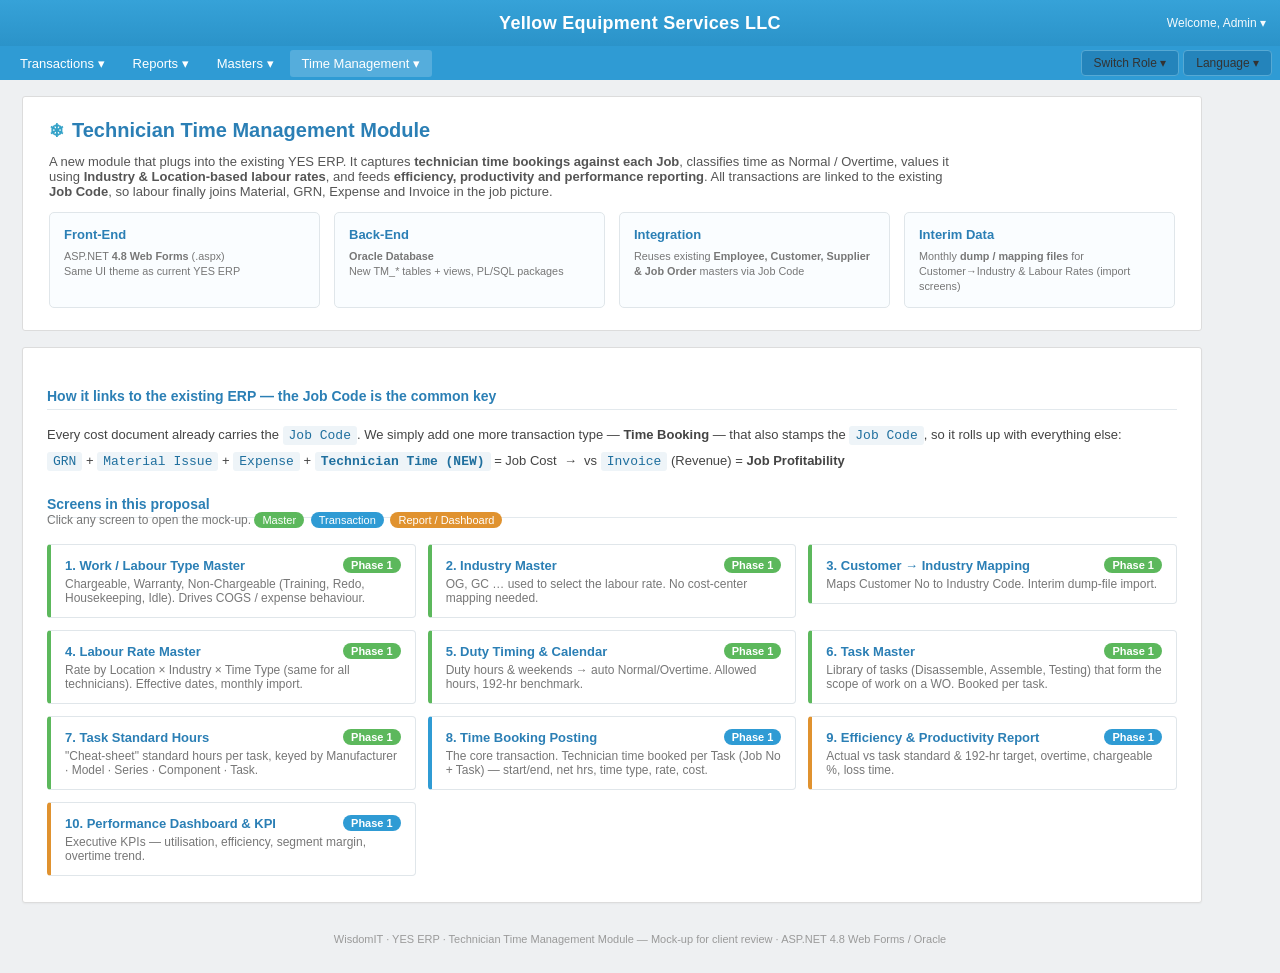
<file: Mockups/index.html>
﻿<!DOCTYPE html>
<html lang="en">
<head>
<meta charset="UTF-8">
<meta name="viewport" content="width=device-width, initial-scale=1.0">
<title>YES ERP – Technician Time Management Module</title>
<link rel="stylesheet" href="css/erp.css">
<style>
  .hero{ background:#fff; border:1px solid #dcdcdc; border-radius:3px; padding:22px 26px; max-width:1180px; margin-bottom:16px;}
  .arch{ display:flex; gap:14px; flex-wrap:wrap; margin-top:10px;}
  .arch .box{ flex:1; min-width:200px; border:1px solid #e0e6ea; border-radius:5px; padding:14px; background:#fafdff;}
  .arch .box h4{ margin:0 0 6px; color:#2b7fb5;}
  .arch .box small{ color:#777;}
  .cat{ display:grid; grid-template-columns:repeat(auto-fill,minmax(330px,1fr)); gap:12px; margin-top:8px;}
  .cat a{ text-decoration:none; color:inherit;}
  .cat .item{ border:1px solid #e0e6ea; border-left:4px solid #2f9bd4; border-radius:4px; padding:12px 14px; background:#fff; transition:.15s;}
  .cat .item:hover{ box-shadow:0 2px 8px rgba(0,0,0,.08); border-left-color:#1f6f9e;}
  .cat .item h4{ margin:0 0 4px; color:#2b7fb5; display:flex; justify-content:space-between; align-items:center;}
  .cat .item p{ margin:0; color:#777; font-size:12px;}
  .cat .item.master{ border-left-color:#5cb85c;}
  .cat .item.txn{ border-left-color:#2f9bd4;}
  .cat .item.rpt{ border-left-color:#e0922f;}
  .flow{ font-size:13px; line-height:1.9; color:#444;}
  .flow code{ background:#eef4f8; padding:2px 6px; border-radius:3px; color:#1f6f9e;}
</style>
</head>
<body>

<div class="erp-header">
  <h1>Yellow Equipment Services LLC</h1>
  <span class="welcome">Welcome, Admin ▾</span>
</div>
<div class="erp-menu">
  <a>Transactions ▾</a><a>Reports ▾</a><a>Masters ▾</a><a class="active">Time Management ▾</a>
  <span class="spacer"></span>
  <span class="pill">Switch Role ▾</span><span class="pill">Language ▾</span>
</div>

<div class="page">
  <div class="hero">
    <h1 class="page-title"><span class="ico">❄</span> Technician Time Management Module</h1>
    <p style="color:#555; max-width:900px; margin-top:-6px;">
      A new module that plugs into the existing YES ERP. It captures <b>technician time bookings against each Job</b>,
      classifies time as Normal / Overtime, values it using <b>Industry &amp; Location-based labour rates</b>, and feeds
      <b>efficiency, productivity and performance reporting</b>. All transactions are linked to the existing
      <b>Job Code</b>, so labour finally joins Material, GRN, Expense and Invoice in the job picture.
    </p>

    <div class="arch">
      <div class="box"><h4>Front-End</h4><small>ASP.NET <b>4.8 Web Forms</b> (.aspx)<br>Same UI theme as current YES ERP</small></div>
      <div class="box"><h4>Back-End</h4><small><b>Oracle Database</b><br>New TM_* tables + views, PL/SQL packages</small></div>
      <div class="box"><h4>Integration</h4><small>Reuses existing <b>Employee, Customer, Supplier &amp; Job Order</b> masters via Job Code</small></div>
      <div class="box"><h4>Interim Data</h4><small>Monthly <b>dump / mapping files</b> for Customer→Industry &amp; Labour Rates (import screens)</small></div>
    </div>
  </div>

  <div class="card">
    <div class="section-h">How it links to the existing ERP — the Job Code is the common key</div>
    <p class="flow">
      Every cost document already carries the <code>Job Code</code>. We simply add one more transaction type — <b>Time Booking</b> —
      that also stamps the <code>Job Code</code>, so it rolls up with everything else:<br>
      <code>GRN</code> + <code>Material Issue</code> + <code>Expense</code> + <b><code>Technician Time (NEW)</code></b> = Job Cost
      &nbsp;→&nbsp; vs <code>Invoice</code> (Revenue) = <b>Job Profitability</b>
    </p>

    <div class="section-h">Screens in this proposal</div>
    <p class="page-sub">Click any screen to open the mock-up. <span class="badge green">Master</span> &nbsp;<span class="badge blue">Transaction</span> &nbsp;<span class="badge amber">Report / Dashboard</span></p>

    <div class="cat">
      <a href="01_work_type_master.html"><div class="item master"><h4>1. Work / Labour Type Master <span class="badge green">Phase 1</span></h4><p>Chargeable, Warranty, Non-Chargeable (Training, Redo, Housekeeping, Idle). Drives COGS / expense behaviour.</p></div></a>
      <a href="02_industry_master.html"><div class="item master"><h4>2. Industry Master <span class="badge green">Phase 1</span></h4><p>OG, GC … used to select the labour rate. No cost-center mapping needed.</p></div></a>
      <a href="03_customer_industry_mapping.html"><div class="item master"><h4>3. Customer → Industry Mapping <span class="badge green">Phase 1</span></h4><p>Maps Customer No to Industry Code. Interim dump-file import.</p></div></a>
      <a href="04_labour_rate_master.html"><div class="item master"><h4>4. Labour Rate Master <span class="badge green">Phase 1</span></h4><p>Rate by Location × Industry × Time Type (same for all technicians). Effective dates, monthly import.</p></div></a>
      <a href="05_duty_timing_master.html"><div class="item master"><h4>5. Duty Timing &amp; Calendar <span class="badge green">Phase 1</span></h4><p>Duty hours &amp; weekends → auto Normal/Overtime. Allowed hours, 192-hr benchmark.</p></div></a>
      <a href="06_task_master.html"><div class="item master"><h4>6. Task Master <span class="badge green">Phase 1</span></h4><p>Library of tasks (Disassemble, Assemble, Testing) that form the scope of work on a WO. Booked per task.</p></div></a>
      <a href="07_task_standard_hours.html"><div class="item master"><h4>7. Task Standard Hours <span class="badge green">Phase 1</span></h4><p>"Cheat-sheet" standard hours per task, keyed by Manufacturer · Model · Series · Component · Task.</p></div></a>
      <a href="08_time_booking_entry.html"><div class="item txn"><h4>8. Time Booking Posting <span class="badge blue">Phase 1</span></h4><p>The core transaction. Technician time booked per Task (Job No + Task) — start/end, net hrs, time type, rate, cost.</p></div></a>
      <a href="09_technician_efficiency_report.html"><div class="item rpt"><h4>9. Efficiency &amp; Productivity Report <span class="badge blue">Phase 1</span></h4><p>Actual vs task standard &amp; 192-hr target, overtime, chargeable %, loss time.</p></div></a>
      <a href="10_performance_dashboard.html"><div class="item rpt"><h4>10. Performance Dashboard &amp; KPI <span class="badge blue">Phase 1</span></h4><p>Executive KPIs — utilisation, efficiency, segment margin, overtime trend.</p></div></a>
    </div>
  </div>
</div>
<div class="footer-note">WisdomIT · YES ERP · Technician Time Management Module — Mock-up for client review · ASP.NET 4.8 Web Forms / Oracle</div>
</body>
</html>
</file>
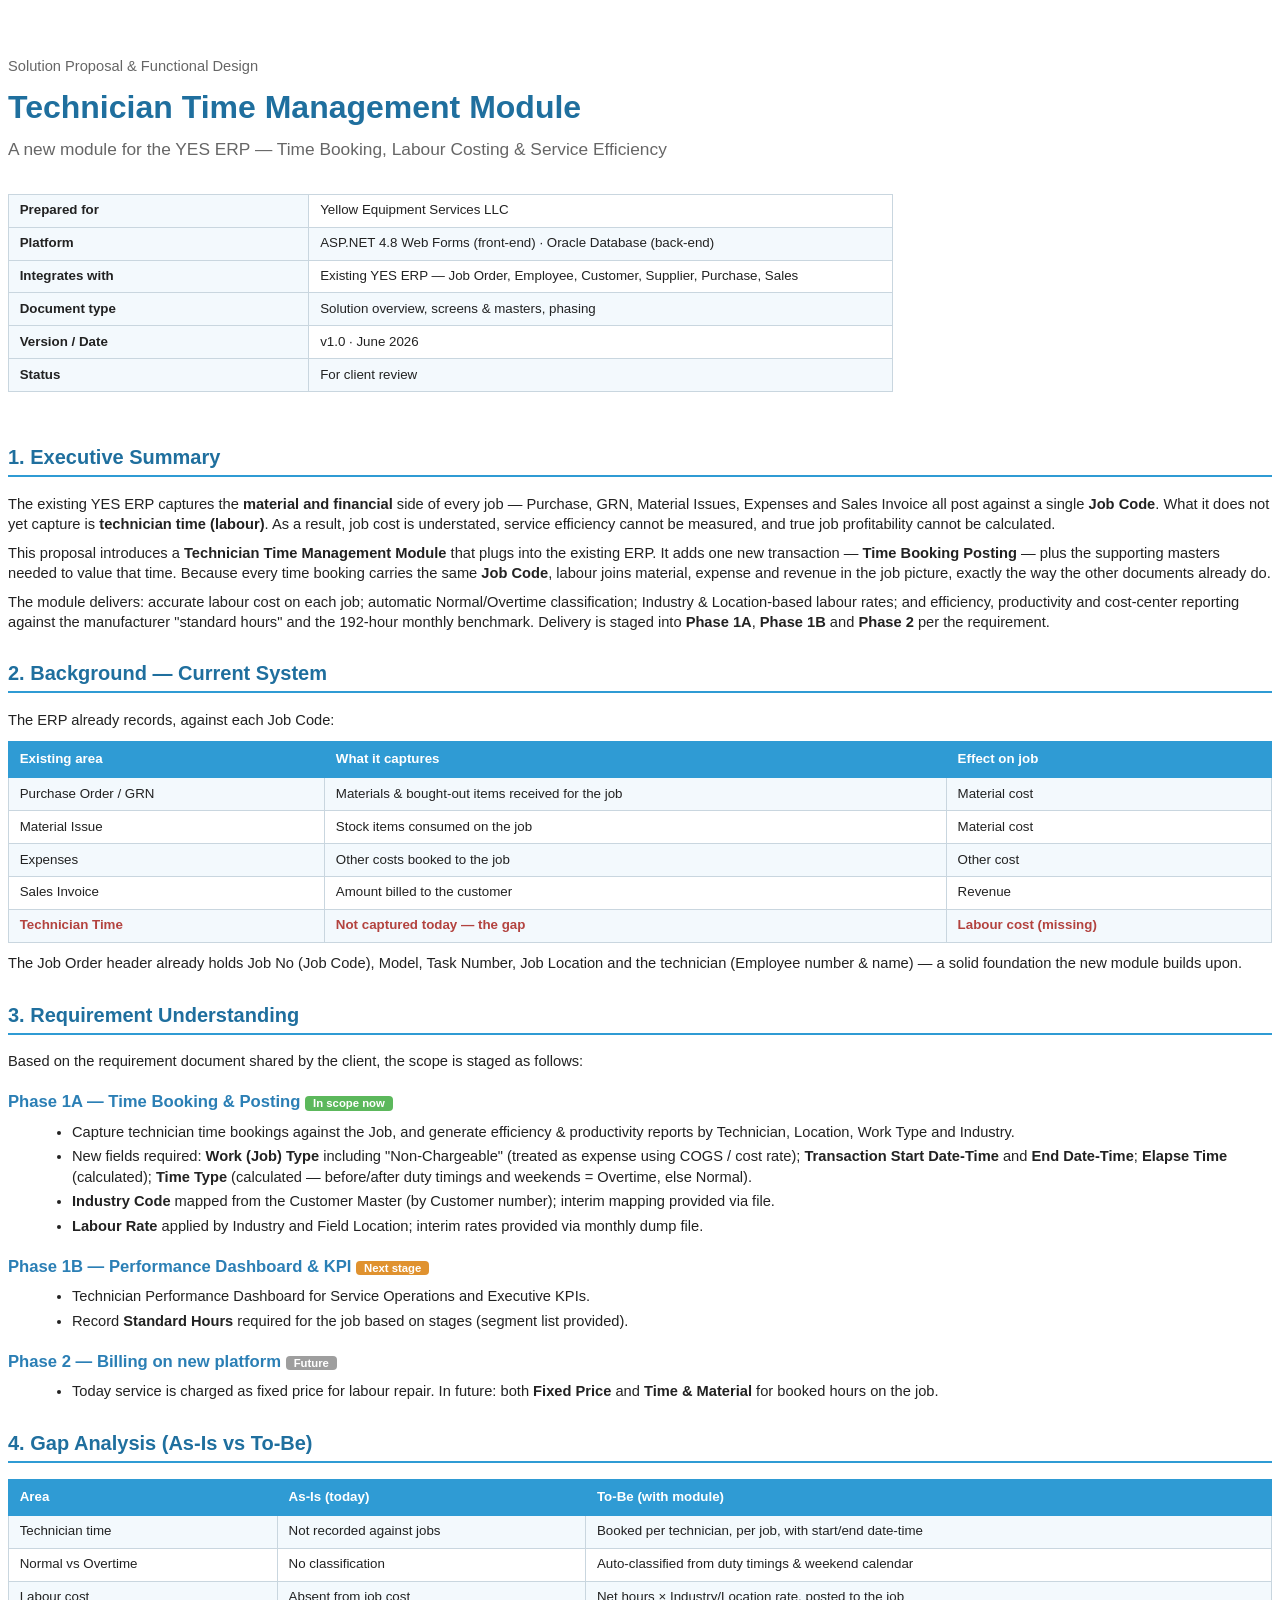
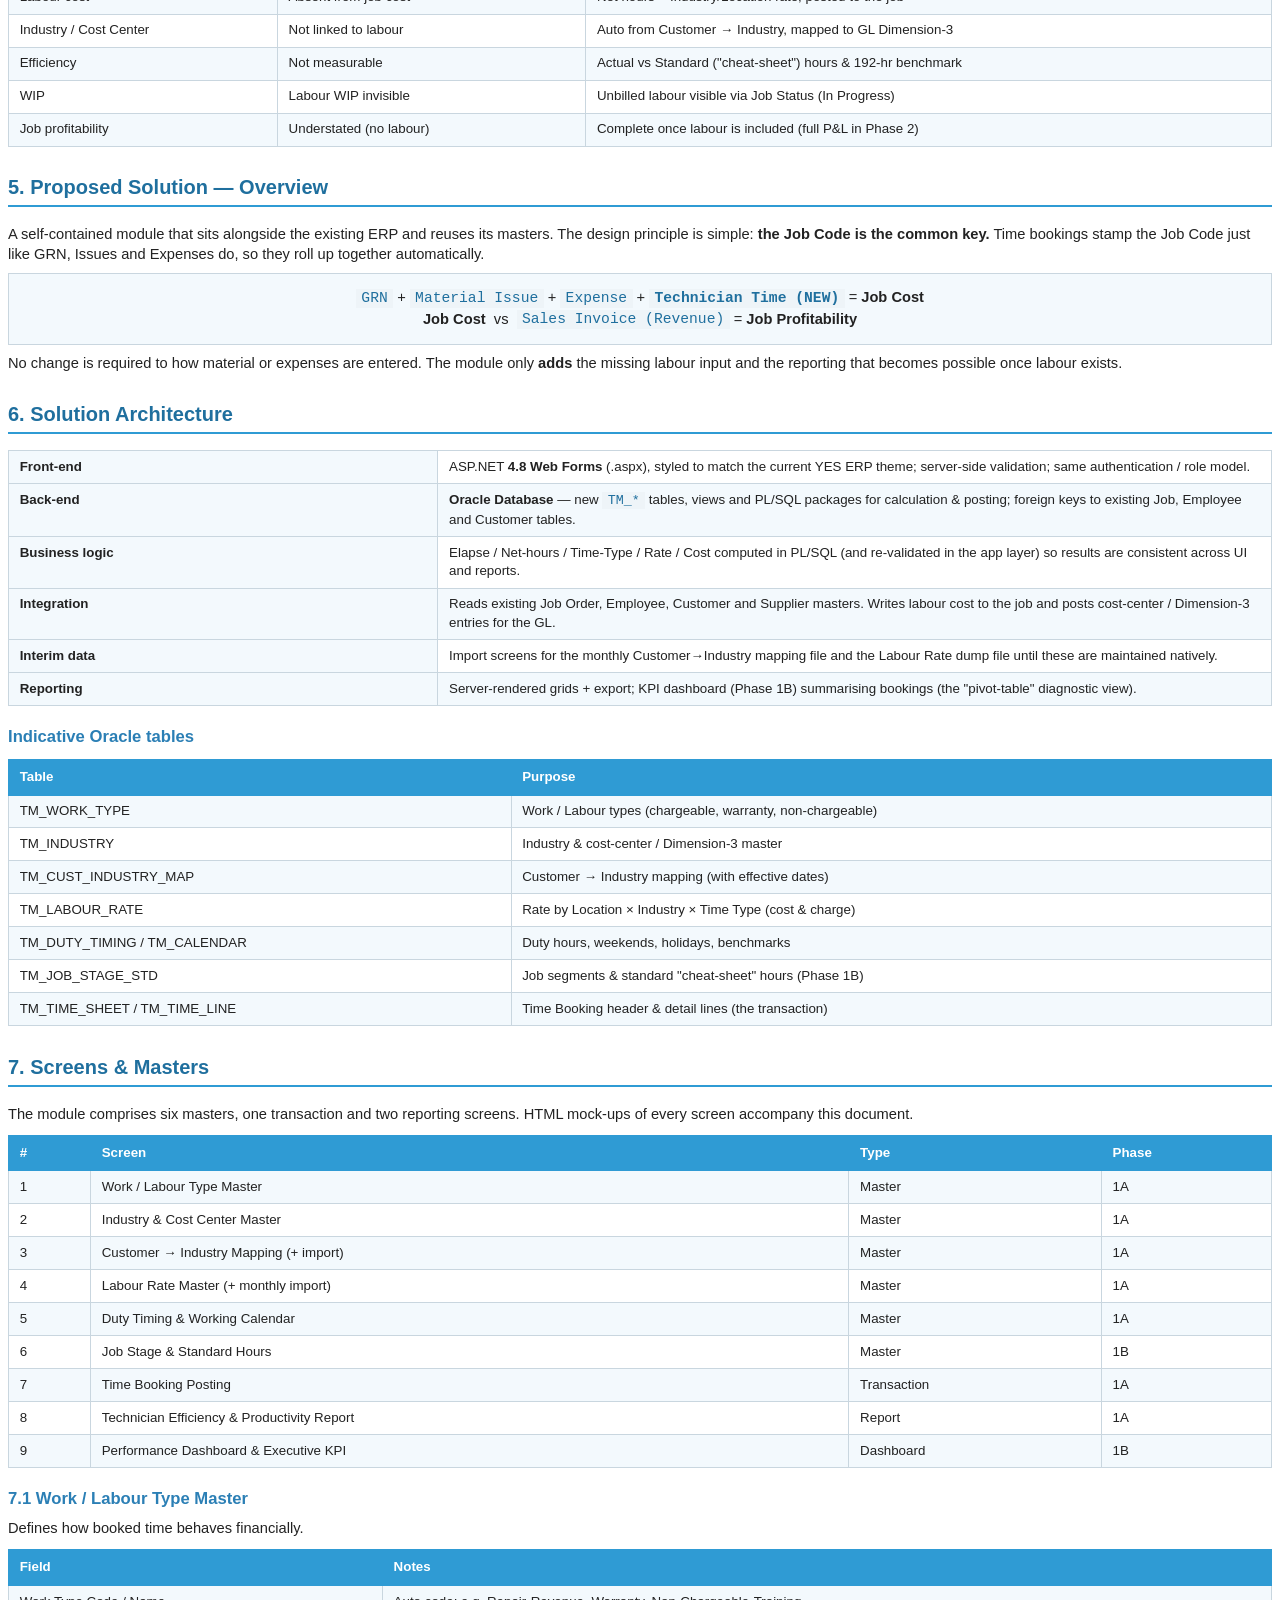
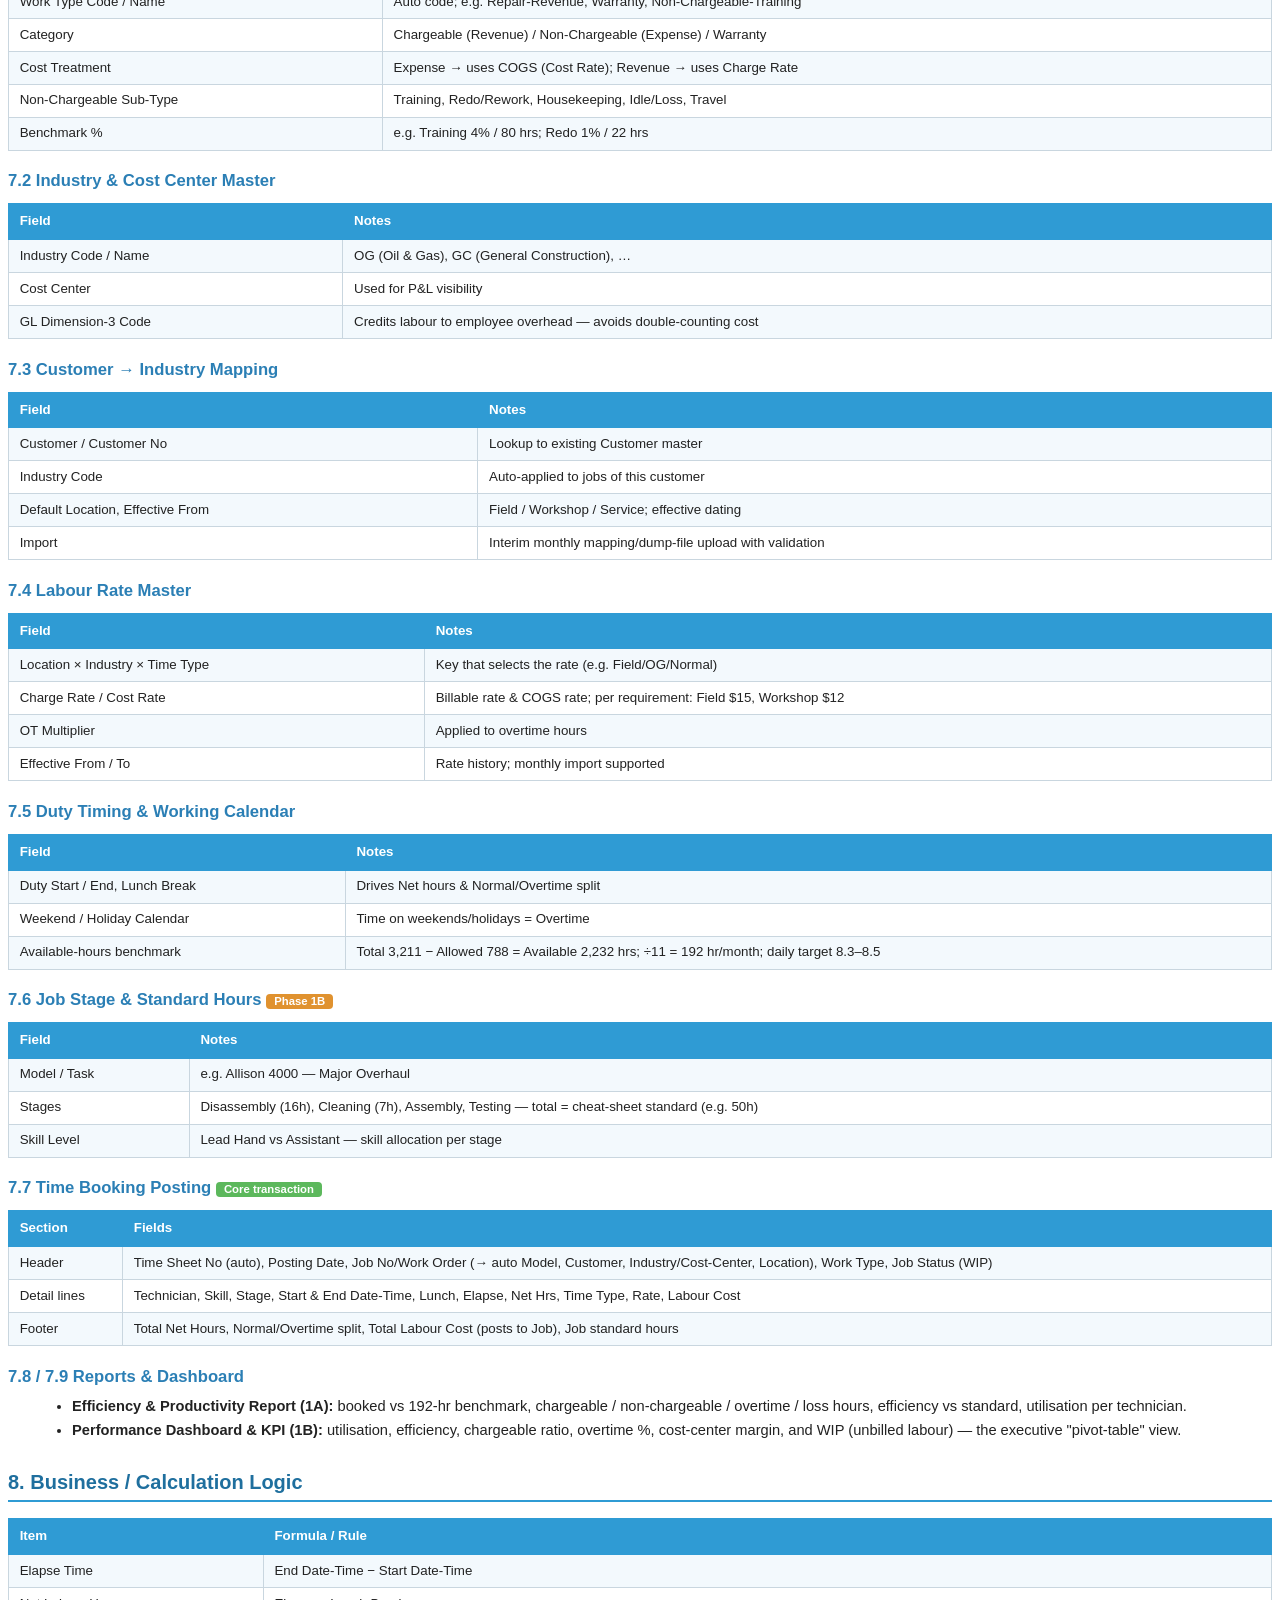
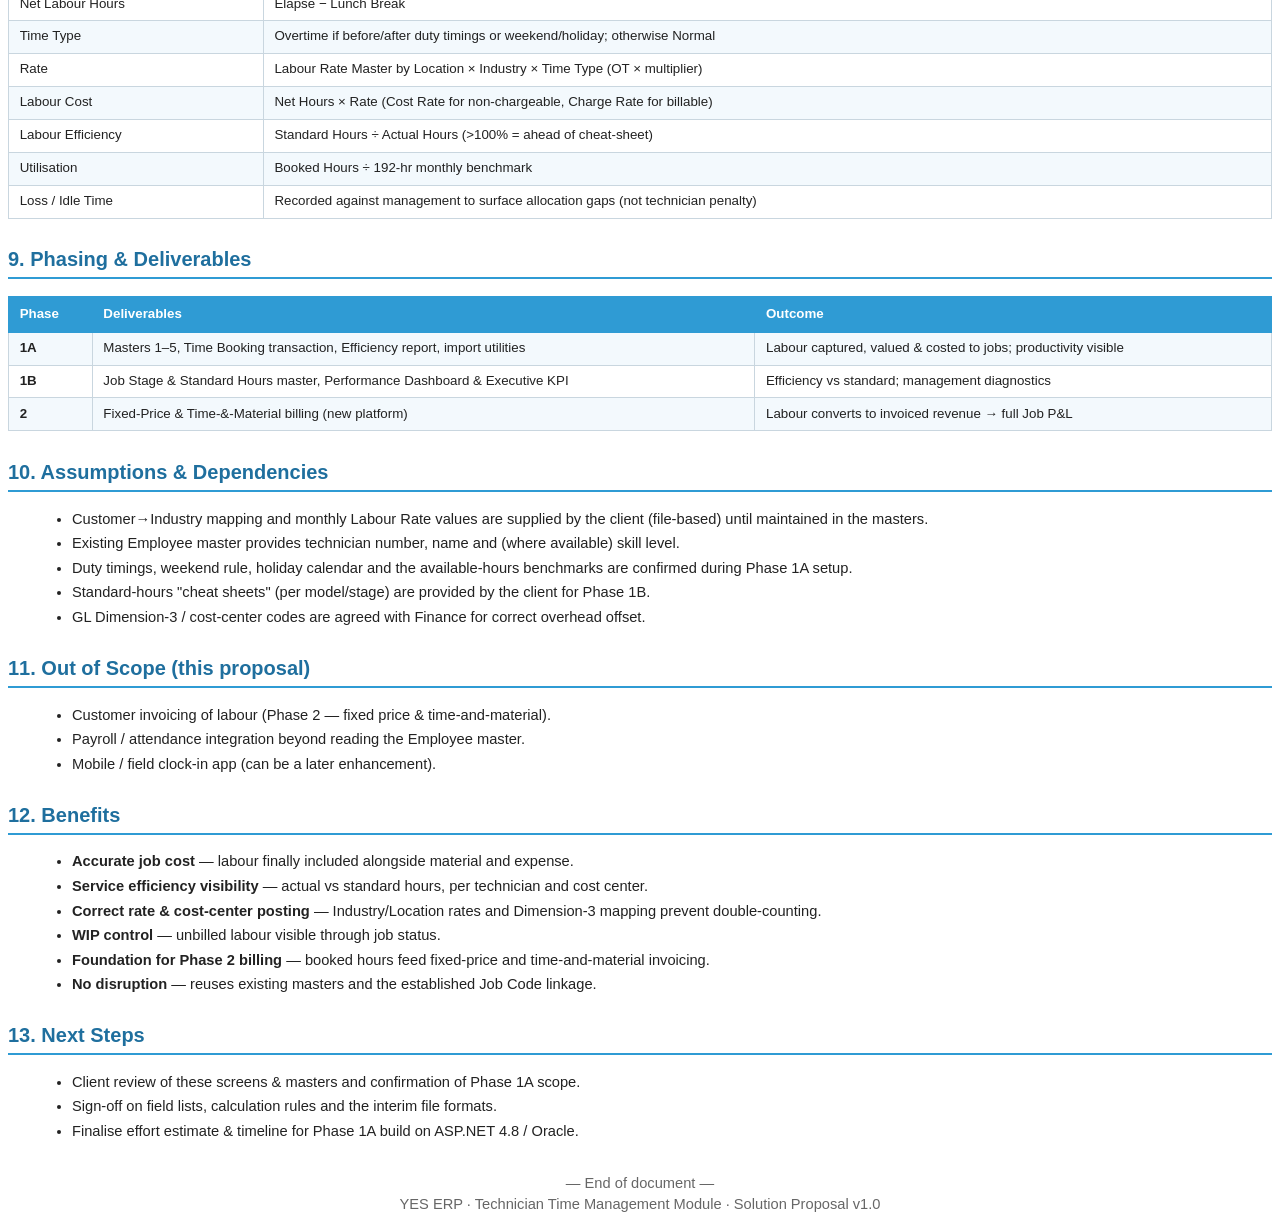
<file: _docsrc/Solution_Document.html>
<!DOCTYPE html>
<html><head><meta charset="UTF-8">
<style>
  body{ font-family:'Segoe UI','Calibri',sans-serif; font-size:11pt; color:#222; line-height:1.4; }
  h1.doc{ font-size:24pt; color:#1f6f9e; margin:0 0 4pt; }
  h2{ font-size:15pt; color:#1f6f9e; border-bottom:1.5pt solid #2f9bd4; padding-bottom:3pt; margin-top:20pt; }
  h3{ font-size:12.5pt; color:#2b7fb5; margin-top:14pt; margin-bottom:4pt; }
  p{ margin:6pt 0; }
  table{ border-collapse:collapse; width:100%; margin:8pt 0; font-size:10pt; }
  th{ background:#2f9bd4; color:#fff; text-align:left; padding:6pt 8pt; border:0.75pt solid #2f9bd4; }
  td{ padding:5pt 8pt; border:0.75pt solid #c9d6df; vertical-align:top; }
  tr:nth-child(even) td{ background:#f3f9fd; }
  .sub{ color:#666; font-size:11pt; }
  .tag{ background:#5cb85c; color:#fff; padding:1pt 6pt; border-radius:3pt; font-size:8.5pt; }
  .tag.b{ background:#e0922f; } .tag.g{ background:#9e9e9e; }
  .note{ background:#fbfbe8; border:0.75pt solid #e8e3b0; padding:7pt 10pt; margin:8pt 0; font-size:10pt; }
  .cover{ text-align:left; padding:30pt 0 10pt; }
  .cover .meta{ margin-top:20pt; font-size:10.5pt; color:#444; }
  ul{ margin:6pt 0 6pt 18pt; } li{ margin:3pt 0; }
  .kv td:first-child{ width:34%; font-weight:bold; background:#f3f9fd; }
  code{ background:#eef4f8; padding:1pt 4pt; color:#1f6f9e; }
  .center{ text-align:center; }
</style></head>
<body>

<!-- ======================= COVER ======================= -->
<div class="cover">
  <p class="sub">Solution Proposal &amp; Functional Design</p>
  <h1 class="doc">Technician Time Management Module</h1>
  <p class="sub" style="font-size:13pt;">A new module for the YES ERP — Time Booking, Labour Costing &amp; Service Efficiency</p>
  <table class="kv" style="width:70%; margin-top:24pt;">
    <tr><td>Prepared for</td><td>Yellow Equipment Services LLC</td></tr>
    <tr><td>Platform</td><td>ASP.NET 4.8 Web Forms (front-end) · Oracle Database (back-end)</td></tr>
    <tr><td>Integrates with</td><td>Existing YES ERP — Job Order, Employee, Customer, Supplier, Purchase, Sales</td></tr>
    <tr><td>Document type</td><td>Solution overview, screens &amp; masters, phasing</td></tr>
    <tr><td>Version / Date</td><td>v1.0 · June 2026</td></tr>
    <tr><td>Status</td><td>For client review</td></tr>
  </table>
</div>

<!-- ======================= 1. EXEC SUMMARY ======================= -->
<h2>1. Executive Summary</h2>
<p>The existing YES ERP captures the <b>material and financial</b> side of every job — Purchase, GRN, Material Issues, Expenses and Sales Invoice all post against a single <b>Job Code</b>. What it does not yet capture is <b>technician time (labour)</b>. As a result, job cost is understated, service efficiency cannot be measured, and true job profitability cannot be calculated.</p>
<p>This proposal introduces a <b>Technician Time Management Module</b> that plugs into the existing ERP. It adds one new transaction — <b>Time Booking Posting</b> — plus the supporting masters needed to value that time. Because every time booking carries the same <b>Job Code</b>, labour joins material, expense and revenue in the job picture, exactly the way the other documents already do.</p>
<p>The module delivers: accurate labour cost on each job; automatic Normal/Overtime classification; Industry &amp; Location-based labour rates; and efficiency, productivity and cost-center reporting against the manufacturer "standard hours" and the 192-hour monthly benchmark. Delivery is staged into <b>Phase 1A</b>, <b>Phase 1B</b> and <b>Phase 2</b> per the requirement.</p>

<!-- ======================= 2. BACKGROUND ======================= -->
<h2>2. Background — Current System</h2>
<p>The ERP already records, against each Job Code:</p>
<table>
  <tr><th>Existing area</th><th>What it captures</th><th>Effect on job</th></tr>
  <tr><td>Purchase Order / GRN</td><td>Materials &amp; bought-out items received for the job</td><td>Material cost</td></tr>
  <tr><td>Material Issue</td><td>Stock items consumed on the job</td><td>Material cost</td></tr>
  <tr><td>Expenses</td><td>Other costs booked to the job</td><td>Other cost</td></tr>
  <tr><td>Sales Invoice</td><td>Amount billed to the customer</td><td>Revenue</td></tr>
  <tr><td style="color:#b3433f;"><b>Technician Time</b></td><td style="color:#b3433f;"><b>Not captured today — the gap</b></td><td style="color:#b3433f;"><b>Labour cost (missing)</b></td></tr>
</table>
<p>The Job Order header already holds Job No (Job Code), Model, Task Number, Job Location and the technician (Employee number &amp; name) — a solid foundation the new module builds upon.</p>

<!-- ======================= 3. REQUIREMENT ======================= -->
<h2>3. Requirement Understanding</h2>
<p>Based on the requirement document shared by the client, the scope is staged as follows:</p>

<h3>Phase 1A — Time Booking &amp; Posting <span class="tag">In scope now</span></h3>
<ul>
  <li>Capture technician time bookings against the Job, and generate efficiency &amp; productivity reports by Technician, Location, Work Type and Industry.</li>
  <li>New fields required: <b>Work (Job) Type</b> including "Non-Chargeable" (treated as expense using COGS / cost rate); <b>Transaction Start Date-Time</b> and <b>End Date-Time</b>; <b>Elapse Time</b> (calculated); <b>Time Type</b> (calculated — before/after duty timings and weekends = Overtime, else Normal).</li>
  <li><b>Industry Code</b> mapped from the Customer Master (by Customer number); interim mapping provided via file.</li>
  <li><b>Labour Rate</b> applied by Industry and Field Location; interim rates provided via monthly dump file.</li>
</ul>

<h3>Phase 1B — Performance Dashboard &amp; KPI <span class="tag b">Next stage</span></h3>
<ul>
  <li>Technician Performance Dashboard for Service Operations and Executive KPIs.</li>
  <li>Record <b>Standard Hours</b> required for the job based on stages (segment list provided).</li>
</ul>

<h3>Phase 2 — Billing on new platform <span class="tag g">Future</span></h3>
<ul>
  <li>Today service is charged as fixed price for labour repair. In future: both <b>Fixed Price</b> and <b>Time &amp; Material</b> for booked hours on the job.</li>
</ul>

<!-- ======================= 4. GAP ANALYSIS ======================= -->
<h2>4. Gap Analysis (As-Is vs To-Be)</h2>
<table>
  <tr><th>Area</th><th>As-Is (today)</th><th>To-Be (with module)</th></tr>
  <tr><td>Technician time</td><td>Not recorded against jobs</td><td>Booked per technician, per job, with start/end date-time</td></tr>
  <tr><td>Normal vs Overtime</td><td>No classification</td><td>Auto-classified from duty timings &amp; weekend calendar</td></tr>
  <tr><td>Labour cost</td><td>Absent from job cost</td><td>Net hours × Industry/Location rate, posted to the job</td></tr>
  <tr><td>Industry / Cost Center</td><td>Not linked to labour</td><td>Auto from Customer → Industry, mapped to GL Dimension-3</td></tr>
  <tr><td>Efficiency</td><td>Not measurable</td><td>Actual vs Standard ("cheat-sheet") hours &amp; 192-hr benchmark</td></tr>
  <tr><td>WIP</td><td>Labour WIP invisible</td><td>Unbilled labour visible via Job Status (In Progress)</td></tr>
  <tr><td>Job profitability</td><td>Understated (no labour)</td><td>Complete once labour is included (full P&amp;L in Phase 2)</td></tr>
</table>

<!-- ======================= 5. SOLUTION OVERVIEW ======================= -->
<h2>5. Proposed Solution — Overview</h2>
<p>A self-contained module that sits alongside the existing ERP and reuses its masters. The design principle is simple: <b>the Job Code is the common key.</b> Time bookings stamp the Job Code just like GRN, Issues and Expenses do, so they roll up together automatically.</p>
<p class="center" style="font-size:11pt; background:#f3f9fd; border:0.75pt solid #c9d6df; padding:10pt;">
<code>GRN</code> + <code>Material Issue</code> + <code>Expense</code> + <b><code>Technician Time (NEW)</code></b> = <b>Job Cost</b><br>
<b>Job Cost</b> &nbsp;vs&nbsp; <code>Sales Invoice (Revenue)</code> = <b>Job Profitability</b>
</p>
<p>No change is required to how material or expenses are entered. The module only <b>adds</b> the missing labour input and the reporting that becomes possible once labour exists.</p>

<!-- ======================= 6. ARCHITECTURE ======================= -->
<h2>6. Solution Architecture</h2>
<table class="kv">
  <tr><td>Front-end</td><td>ASP.NET <b>4.8 Web Forms</b> (.aspx), styled to match the current YES ERP theme; server-side validation; same authentication / role model.</td></tr>
  <tr><td>Back-end</td><td><b>Oracle Database</b> — new <code>TM_*</code> tables, views and PL/SQL packages for calculation &amp; posting; foreign keys to existing Job, Employee and Customer tables.</td></tr>
  <tr><td>Business logic</td><td>Elapse / Net-hours / Time-Type / Rate / Cost computed in PL/SQL (and re-validated in the app layer) so results are consistent across UI and reports.</td></tr>
  <tr><td>Integration</td><td>Reads existing Job Order, Employee, Customer and Supplier masters. Writes labour cost to the job and posts cost-center / Dimension-3 entries for the GL.</td></tr>
  <tr><td>Interim data</td><td>Import screens for the monthly Customer→Industry mapping file and the Labour Rate dump file until these are maintained natively.</td></tr>
  <tr><td>Reporting</td><td>Server-rendered grids + export; KPI dashboard (Phase 1B) summarising bookings (the "pivot-table" diagnostic view).</td></tr>
</table>

<h3>Indicative Oracle tables</h3>
<table>
  <tr><th>Table</th><th>Purpose</th></tr>
  <tr><td>TM_WORK_TYPE</td><td>Work / Labour types (chargeable, warranty, non-chargeable)</td></tr>
  <tr><td>TM_INDUSTRY</td><td>Industry &amp; cost-center / Dimension-3 master</td></tr>
  <tr><td>TM_CUST_INDUSTRY_MAP</td><td>Customer → Industry mapping (with effective dates)</td></tr>
  <tr><td>TM_LABOUR_RATE</td><td>Rate by Location × Industry × Time Type (cost &amp; charge)</td></tr>
  <tr><td>TM_DUTY_TIMING / TM_CALENDAR</td><td>Duty hours, weekends, holidays, benchmarks</td></tr>
  <tr><td>TM_JOB_STAGE_STD</td><td>Job segments &amp; standard "cheat-sheet" hours (Phase 1B)</td></tr>
  <tr><td>TM_TIME_SHEET / TM_TIME_LINE</td><td>Time Booking header &amp; detail lines (the transaction)</td></tr>
</table>

<!-- ======================= 7. SCREENS & MASTERS ======================= -->
<h2>7. Screens &amp; Masters</h2>
<p>The module comprises six masters, one transaction and two reporting screens. HTML mock-ups of every screen accompany this document.</p>
<table>
  <tr><th>#</th><th>Screen</th><th>Type</th><th>Phase</th></tr>
  <tr><td>1</td><td>Work / Labour Type Master</td><td>Master</td><td>1A</td></tr>
  <tr><td>2</td><td>Industry &amp; Cost Center Master</td><td>Master</td><td>1A</td></tr>
  <tr><td>3</td><td>Customer → Industry Mapping (+ import)</td><td>Master</td><td>1A</td></tr>
  <tr><td>4</td><td>Labour Rate Master (+ monthly import)</td><td>Master</td><td>1A</td></tr>
  <tr><td>5</td><td>Duty Timing &amp; Working Calendar</td><td>Master</td><td>1A</td></tr>
  <tr><td>6</td><td>Job Stage &amp; Standard Hours</td><td>Master</td><td>1B</td></tr>
  <tr><td>7</td><td>Time Booking Posting</td><td>Transaction</td><td>1A</td></tr>
  <tr><td>8</td><td>Technician Efficiency &amp; Productivity Report</td><td>Report</td><td>1A</td></tr>
  <tr><td>9</td><td>Performance Dashboard &amp; Executive KPI</td><td>Dashboard</td><td>1B</td></tr>
</table>

<h3>7.1 Work / Labour Type Master</h3>
<p>Defines how booked time behaves financially.</p>
<table>
  <tr><th>Field</th><th>Notes</th></tr>
  <tr><td>Work Type Code / Name</td><td>Auto code; e.g. Repair-Revenue, Warranty, Non-Chargeable-Training</td></tr>
  <tr><td>Category</td><td>Chargeable (Revenue) / Non-Chargeable (Expense) / Warranty</td></tr>
  <tr><td>Cost Treatment</td><td>Expense → uses COGS (Cost Rate); Revenue → uses Charge Rate</td></tr>
  <tr><td>Non-Chargeable Sub-Type</td><td>Training, Redo/Rework, Housekeeping, Idle/Loss, Travel</td></tr>
  <tr><td>Benchmark %</td><td>e.g. Training 4% / 80 hrs; Redo 1% / 22 hrs</td></tr>
</table>

<h3>7.2 Industry &amp; Cost Center Master</h3>
<table>
  <tr><th>Field</th><th>Notes</th></tr>
  <tr><td>Industry Code / Name</td><td>OG (Oil &amp; Gas), GC (General Construction), …</td></tr>
  <tr><td>Cost Center</td><td>Used for P&amp;L visibility</td></tr>
  <tr><td>GL Dimension-3 Code</td><td>Credits labour to employee overhead — avoids double-counting cost</td></tr>
</table>

<h3>7.3 Customer → Industry Mapping</h3>
<table>
  <tr><th>Field</th><th>Notes</th></tr>
  <tr><td>Customer / Customer No</td><td>Lookup to existing Customer master</td></tr>
  <tr><td>Industry Code</td><td>Auto-applied to jobs of this customer</td></tr>
  <tr><td>Default Location, Effective From</td><td>Field / Workshop / Service; effective dating</td></tr>
  <tr><td>Import</td><td>Interim monthly mapping/dump-file upload with validation</td></tr>
</table>

<h3>7.4 Labour Rate Master</h3>
<table>
  <tr><th>Field</th><th>Notes</th></tr>
  <tr><td>Location × Industry × Time Type</td><td>Key that selects the rate (e.g. Field/OG/Normal)</td></tr>
  <tr><td>Charge Rate / Cost Rate</td><td>Billable rate &amp; COGS rate; per requirement: Field $15, Workshop $12</td></tr>
  <tr><td>OT Multiplier</td><td>Applied to overtime hours</td></tr>
  <tr><td>Effective From / To</td><td>Rate history; monthly import supported</td></tr>
</table>

<h3>7.5 Duty Timing &amp; Working Calendar</h3>
<table>
  <tr><th>Field</th><th>Notes</th></tr>
  <tr><td>Duty Start / End, Lunch Break</td><td>Drives Net hours &amp; Normal/Overtime split</td></tr>
  <tr><td>Weekend / Holiday Calendar</td><td>Time on weekends/holidays = Overtime</td></tr>
  <tr><td>Available-hours benchmark</td><td>Total 3,211 − Allowed 788 = Available 2,232 hrs; ÷11 = 192 hr/month; daily target 8.3–8.5</td></tr>
</table>

<h3>7.6 Job Stage &amp; Standard Hours <span class="tag b">Phase 1B</span></h3>
<table>
  <tr><th>Field</th><th>Notes</th></tr>
  <tr><td>Model / Task</td><td>e.g. Allison 4000 — Major Overhaul</td></tr>
  <tr><td>Stages</td><td>Disassembly (16h), Cleaning (7h), Assembly, Testing — total = cheat-sheet standard (e.g. 50h)</td></tr>
  <tr><td>Skill Level</td><td>Lead Hand vs Assistant — skill allocation per stage</td></tr>
</table>

<h3>7.7 Time Booking Posting <span class="tag">Core transaction</span></h3>
<table>
  <tr><th>Section</th><th>Fields</th></tr>
  <tr><td>Header</td><td>Time Sheet No (auto), Posting Date, Job No/Work Order (→ auto Model, Customer, Industry/Cost-Center, Location), Work Type, Job Status (WIP)</td></tr>
  <tr><td>Detail lines</td><td>Technician, Skill, Stage, Start &amp; End Date-Time, Lunch, Elapse, Net Hrs, Time Type, Rate, Labour Cost</td></tr>
  <tr><td>Footer</td><td>Total Net Hours, Normal/Overtime split, Total Labour Cost (posts to Job), Job standard hours</td></tr>
</table>

<h3>7.8 / 7.9 Reports &amp; Dashboard</h3>
<ul>
  <li><b>Efficiency &amp; Productivity Report (1A):</b> booked vs 192-hr benchmark, chargeable / non-chargeable / overtime / loss hours, efficiency vs standard, utilisation per technician.</li>
  <li><b>Performance Dashboard &amp; KPI (1B):</b> utilisation, efficiency, chargeable ratio, overtime %, cost-center margin, and WIP (unbilled labour) — the executive "pivot-table" view.</li>
</ul>

<!-- ======================= 8. CALCULATION LOGIC ======================= -->
<h2>8. Business / Calculation Logic</h2>
<table>
  <tr><th>Item</th><th>Formula / Rule</th></tr>
  <tr><td>Elapse Time</td><td>End Date-Time − Start Date-Time</td></tr>
  <tr><td>Net Labour Hours</td><td>Elapse − Lunch Break</td></tr>
  <tr><td>Time Type</td><td>Overtime if before/after duty timings or weekend/holiday; otherwise Normal</td></tr>
  <tr><td>Rate</td><td>Labour Rate Master by Location × Industry × Time Type (OT × multiplier)</td></tr>
  <tr><td>Labour Cost</td><td>Net Hours × Rate (Cost Rate for non-chargeable, Charge Rate for billable)</td></tr>
  <tr><td>Labour Efficiency</td><td>Standard Hours ÷ Actual Hours (&gt;100% = ahead of cheat-sheet)</td></tr>
  <tr><td>Utilisation</td><td>Booked Hours ÷ 192-hr monthly benchmark</td></tr>
  <tr><td>Loss / Idle Time</td><td>Recorded against management to surface allocation gaps (not technician penalty)</td></tr>
</table>

<!-- ======================= 9. PHASING ======================= -->
<h2>9. Phasing &amp; Deliverables</h2>
<table>
  <tr><th>Phase</th><th>Deliverables</th><th>Outcome</th></tr>
  <tr><td><b>1A</b></td><td>Masters 1–5, Time Booking transaction, Efficiency report, import utilities</td><td>Labour captured, valued &amp; costed to jobs; productivity visible</td></tr>
  <tr><td><b>1B</b></td><td>Job Stage &amp; Standard Hours master, Performance Dashboard &amp; Executive KPI</td><td>Efficiency vs standard; management diagnostics</td></tr>
  <tr><td><b>2</b></td><td>Fixed-Price &amp; Time-&amp;-Material billing (new platform)</td><td>Labour converts to invoiced revenue → full Job P&amp;L</td></tr>
</table>

<!-- ======================= 10. ASSUMPTIONS ======================= -->
<h2>10. Assumptions &amp; Dependencies</h2>
<ul>
  <li>Customer→Industry mapping and monthly Labour Rate values are supplied by the client (file-based) until maintained in the masters.</li>
  <li>Existing Employee master provides technician number, name and (where available) skill level.</li>
  <li>Duty timings, weekend rule, holiday calendar and the available-hours benchmarks are confirmed during Phase 1A setup.</li>
  <li>Standard-hours "cheat sheets" (per model/stage) are provided by the client for Phase 1B.</li>
  <li>GL Dimension-3 / cost-center codes are agreed with Finance for correct overhead offset.</li>
</ul>

<h2>11. Out of Scope (this proposal)</h2>
<ul>
  <li>Customer invoicing of labour (Phase 2 — fixed price &amp; time-and-material).</li>
  <li>Payroll / attendance integration beyond reading the Employee master.</li>
  <li>Mobile / field clock-in app (can be a later enhancement).</li>
</ul>

<!-- ======================= 12. BENEFITS ======================= -->
<h2>12. Benefits</h2>
<ul>
  <li><b>Accurate job cost</b> — labour finally included alongside material and expense.</li>
  <li><b>Service efficiency visibility</b> — actual vs standard hours, per technician and cost center.</li>
  <li><b>Correct rate &amp; cost-center posting</b> — Industry/Location rates and Dimension-3 mapping prevent double-counting.</li>
  <li><b>WIP control</b> — unbilled labour visible through job status.</li>
  <li><b>Foundation for Phase 2 billing</b> — booked hours feed fixed-price and time-and-material invoicing.</li>
  <li><b>No disruption</b> — reuses existing masters and the established Job Code linkage.</li>
</ul>

<h2>13. Next Steps</h2>
<ul>
  <li>Client review of these screens &amp; masters and confirmation of Phase 1A scope.</li>
  <li>Sign-off on field lists, calculation rules and the interim file formats.</li>
  <li>Finalise effort estimate &amp; timeline for Phase 1A build on ASP.NET 4.8 / Oracle.</li>
</ul>

<p class="sub center" style="margin-top:24pt;">— End of document —<br>YES ERP · Technician Time Management Module · Solution Proposal v1.0</p>

</body></html>
</file>
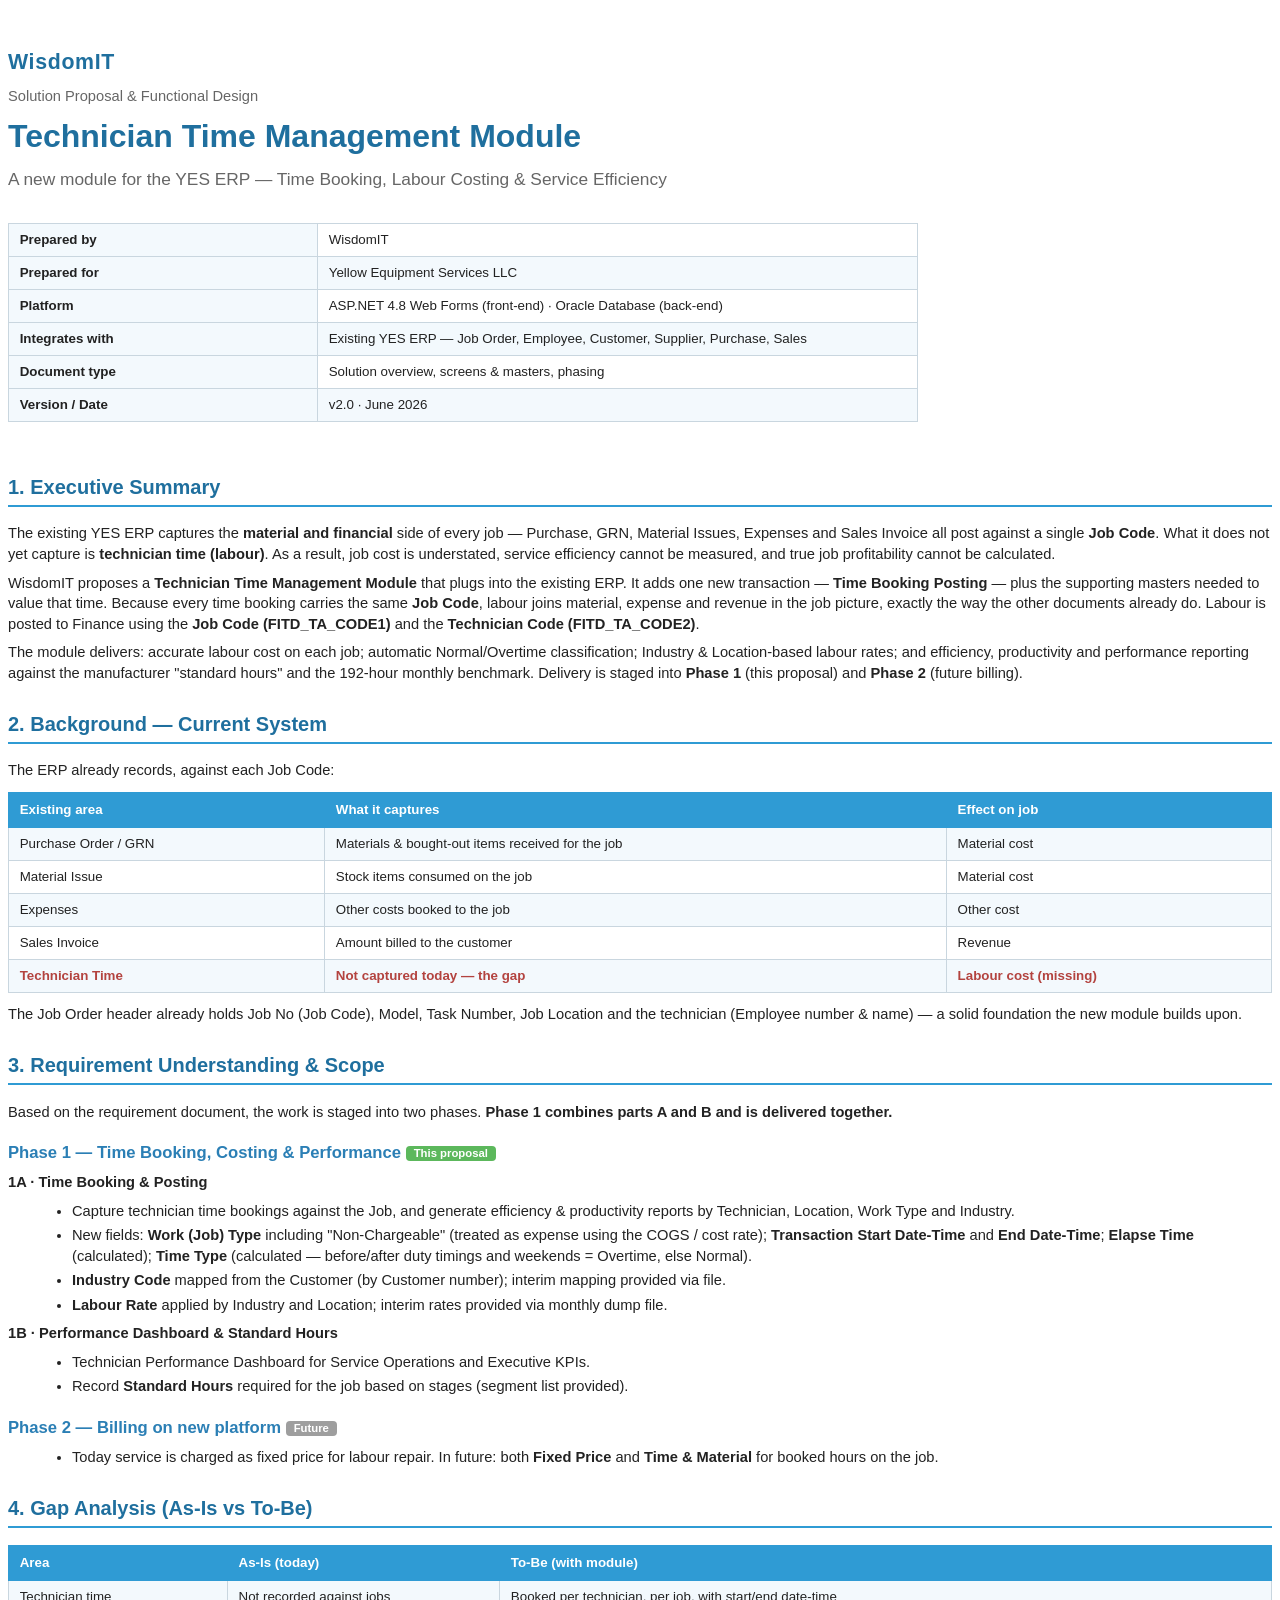
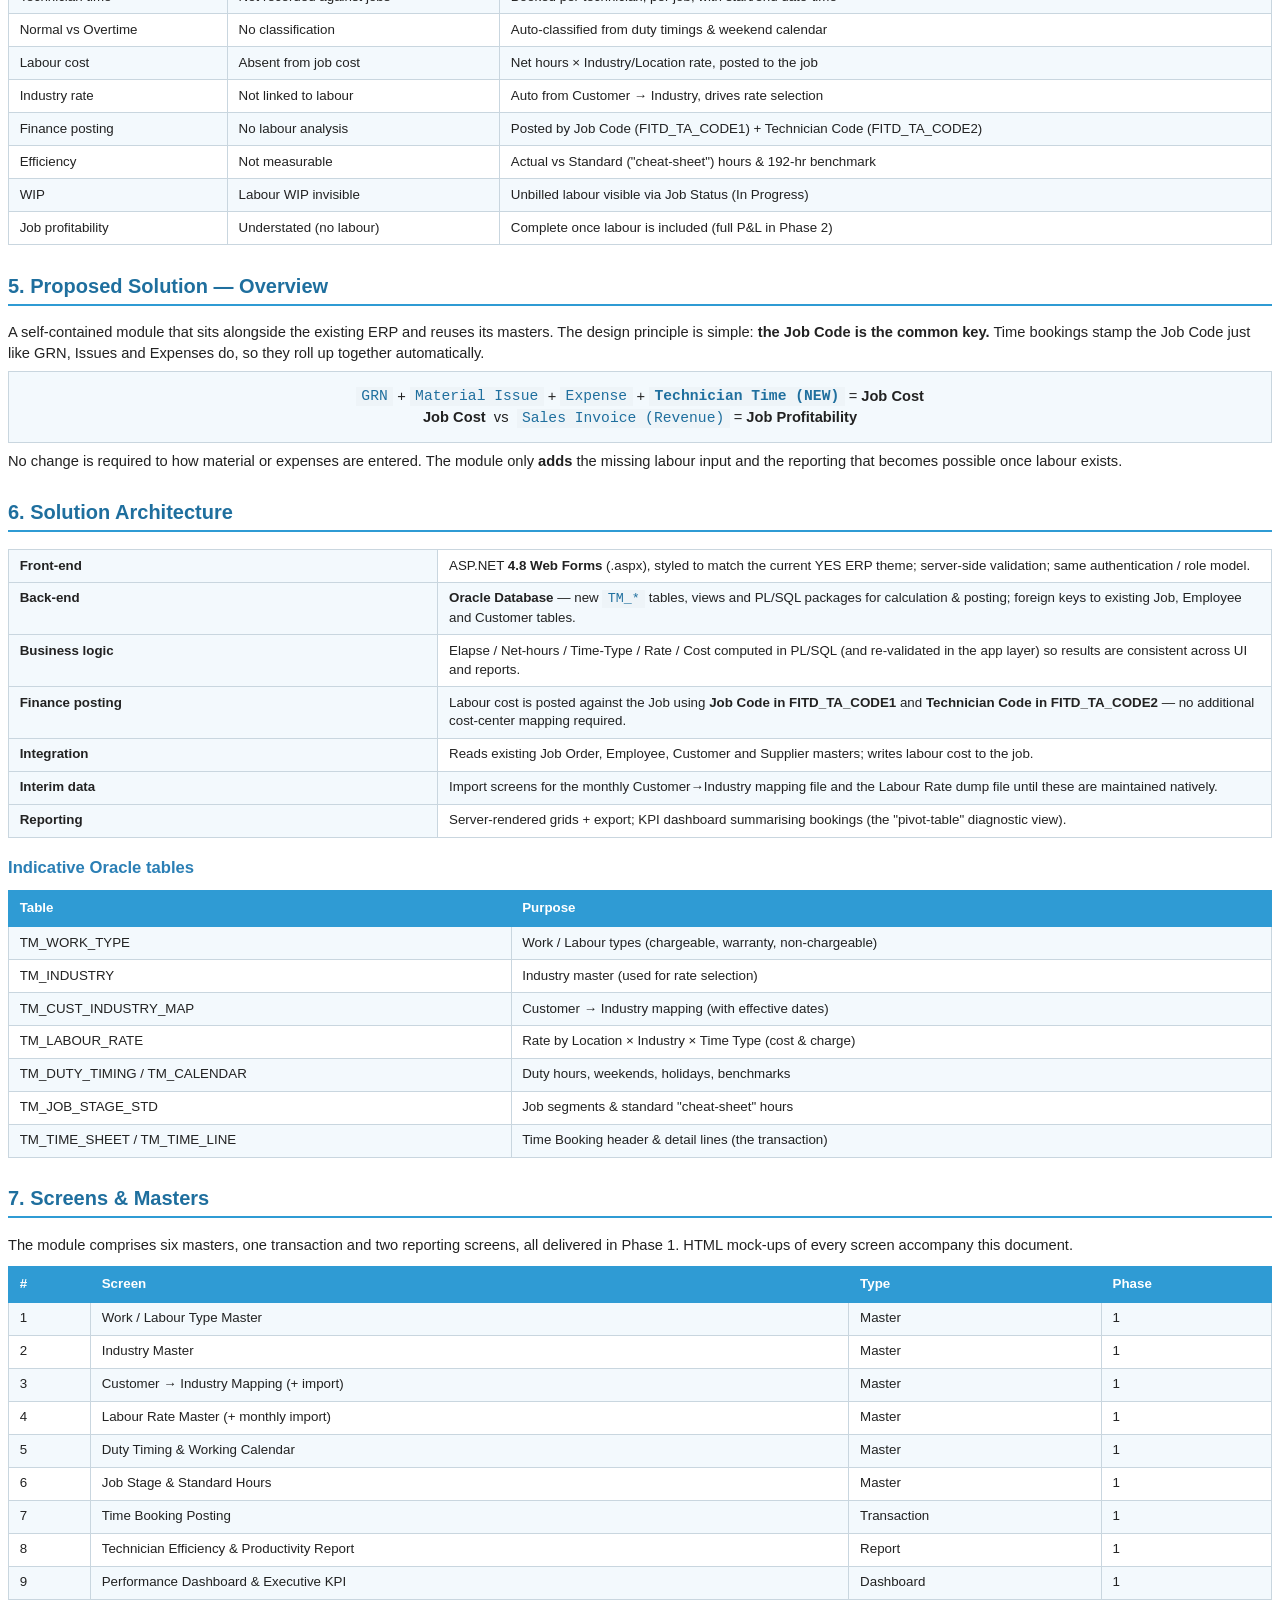
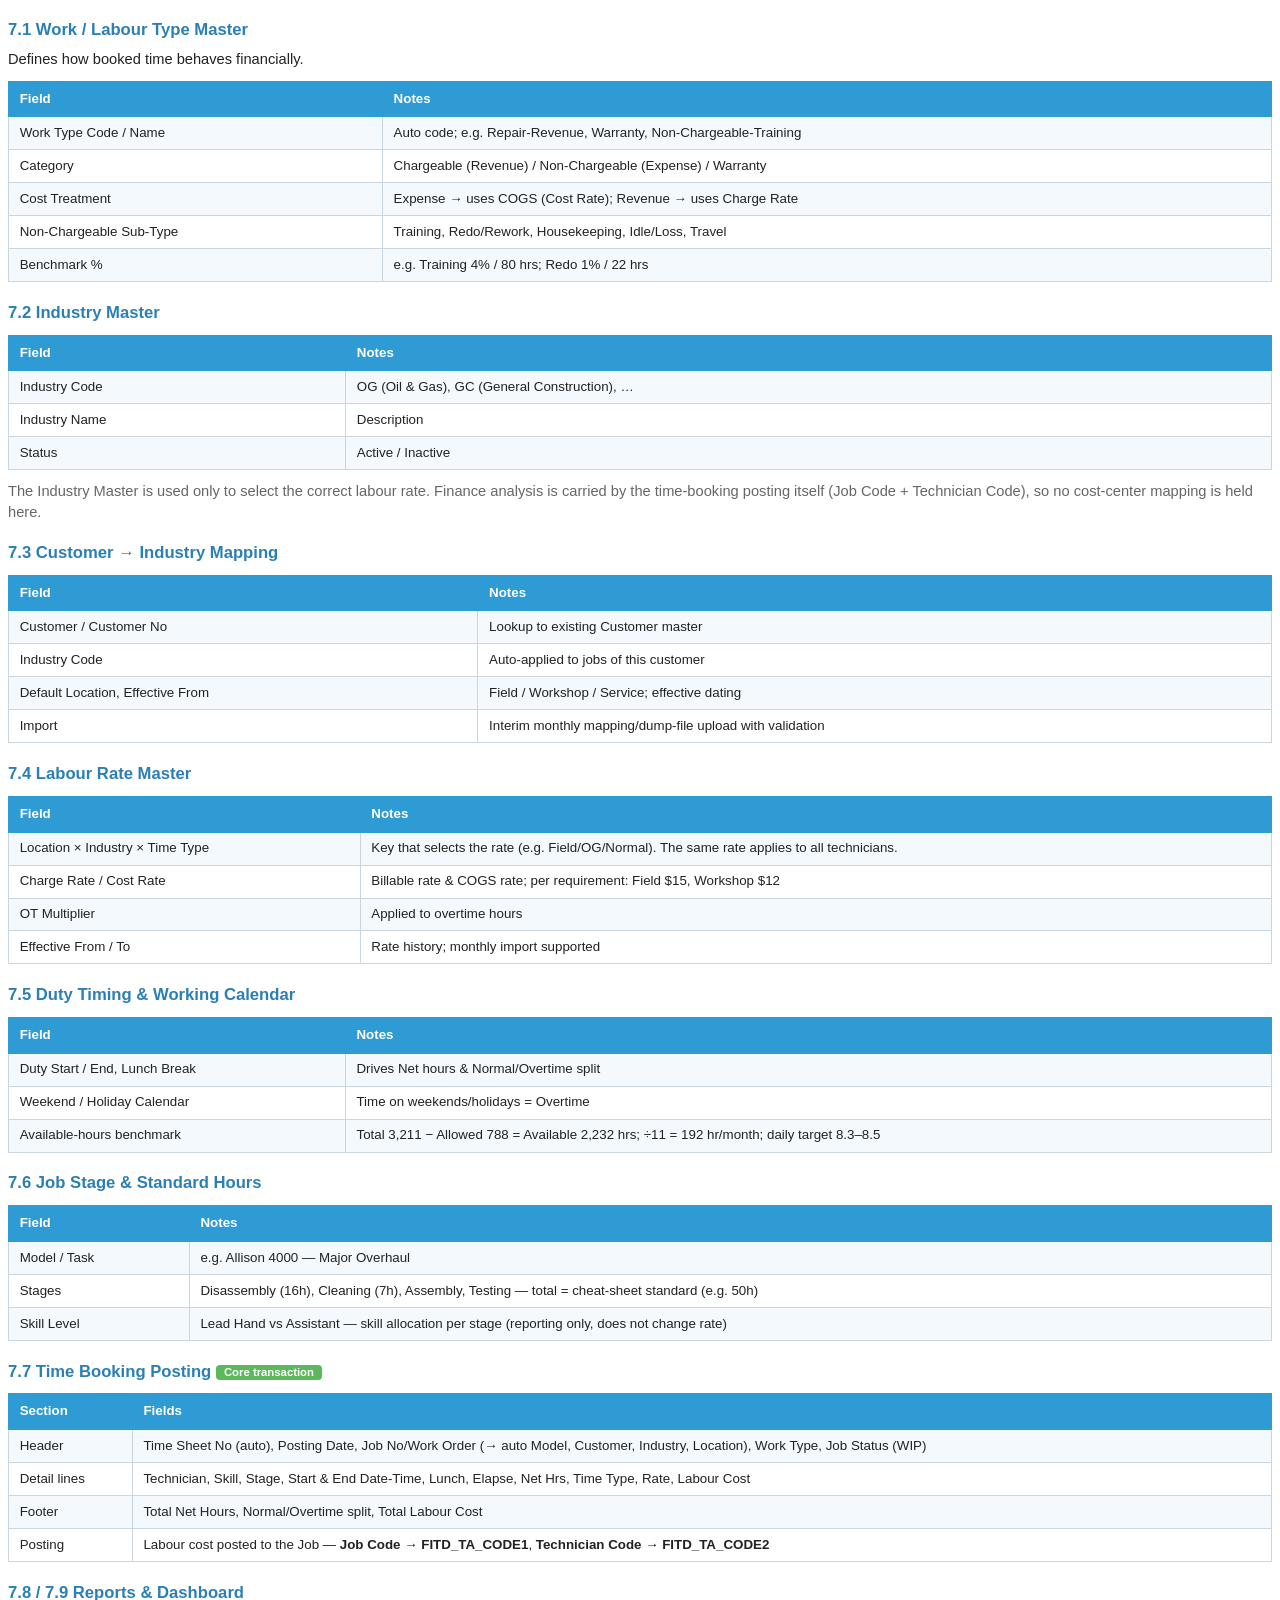
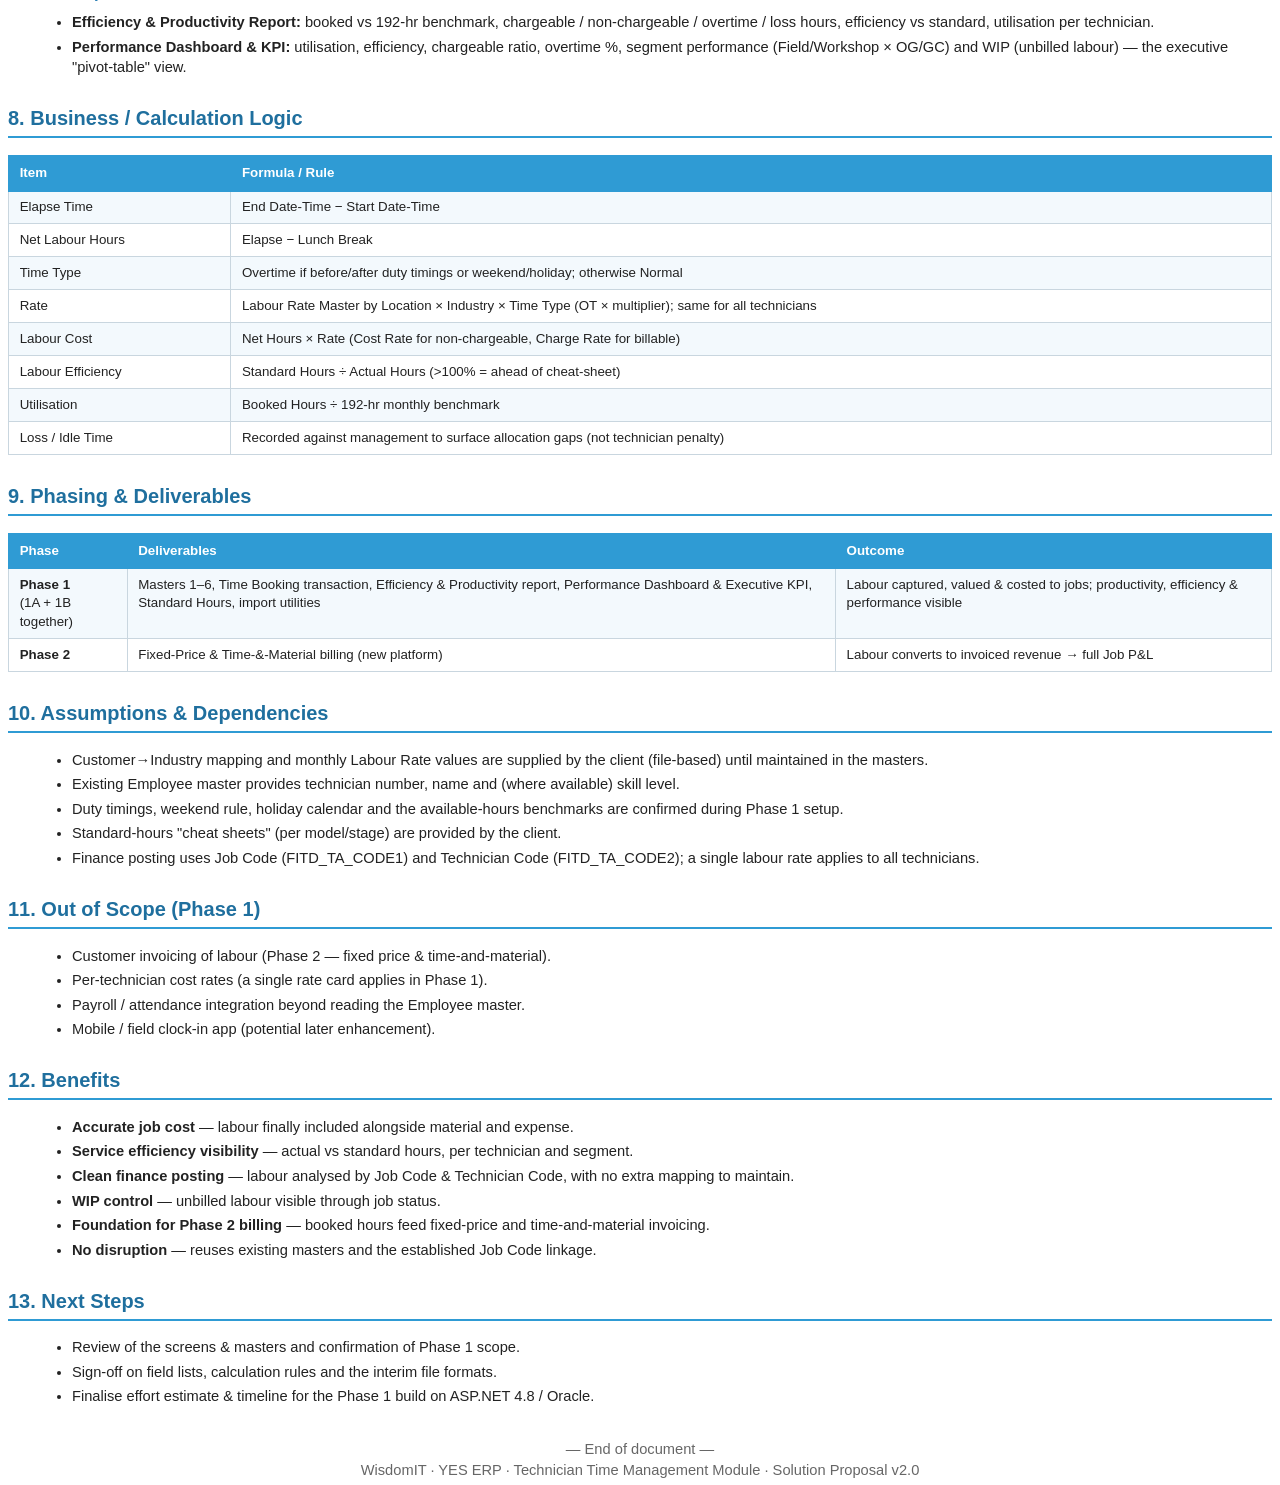
<file: _docsrc/Solution_Document_v2.html>
<!DOCTYPE html>
<html><head><meta charset="UTF-8">
<style>
  body{ font-family:'Segoe UI','Calibri',sans-serif; font-size:11pt; color:#222; line-height:1.4; }
  h1.doc{ font-size:24pt; color:#1f6f9e; margin:0 0 4pt; }
  h2{ font-size:15pt; color:#1f6f9e; border-bottom:1.5pt solid #2f9bd4; padding-bottom:3pt; margin-top:20pt; }
  h3{ font-size:12.5pt; color:#2b7fb5; margin-top:14pt; margin-bottom:4pt; }
  p{ margin:6pt 0; }
  table{ border-collapse:collapse; width:100%; margin:8pt 0; font-size:10pt; }
  th{ background:#2f9bd4; color:#fff; text-align:left; padding:6pt 8pt; border:0.75pt solid #2f9bd4; }
  td{ padding:5pt 8pt; border:0.75pt solid #c9d6df; vertical-align:top; }
  tr:nth-child(even) td{ background:#f3f9fd; }
  .sub{ color:#666; font-size:11pt; }
  .tag{ background:#5cb85c; color:#fff; padding:1pt 6pt; border-radius:3pt; font-size:8.5pt; }
  .tag.g{ background:#9e9e9e; }
  .note{ background:#fbfbe8; border:0.75pt solid #e8e3b0; padding:7pt 10pt; margin:8pt 0; font-size:10pt; }
  .cover{ text-align:left; padding:24pt 0 10pt; }
  ul{ margin:6pt 0 6pt 18pt; } li{ margin:3pt 0; }
  .kv td:first-child{ width:34%; font-weight:bold; background:#f3f9fd; }
  code{ background:#eef4f8; padding:1pt 4pt; color:#1f6f9e; }
  .center{ text-align:center; }
  .brand{ font-size:16pt; font-weight:bold; color:#1f6f9e; letter-spacing:.5pt; }
</style></head>
<body>

<!-- ======================= COVER ======================= -->
<div class="cover">
  <p class="brand">WisdomIT</p>
  <p class="sub">Solution Proposal &amp; Functional Design</p>
  <h1 class="doc">Technician Time Management Module</h1>
  <p class="sub" style="font-size:13pt;">A new module for the YES ERP — Time Booking, Labour Costing &amp; Service Efficiency</p>
  <table class="kv" style="width:72%; margin-top:24pt;">
    <tr><td>Prepared by</td><td>WisdomIT</td></tr>
    <tr><td>Prepared for</td><td>Yellow Equipment Services LLC</td></tr>
    <tr><td>Platform</td><td>ASP.NET 4.8 Web Forms (front-end) · Oracle Database (back-end)</td></tr>
    <tr><td>Integrates with</td><td>Existing YES ERP — Job Order, Employee, Customer, Supplier, Purchase, Sales</td></tr>
    <tr><td>Document type</td><td>Solution overview, screens &amp; masters, phasing</td></tr>
    <tr><td>Version / Date</td><td>v2.0 · June 2026</td></tr>
  </table>
</div>

<!-- ======================= 1. EXEC SUMMARY ======================= -->
<h2>1. Executive Summary</h2>
<p>The existing YES ERP captures the <b>material and financial</b> side of every job — Purchase, GRN, Material Issues, Expenses and Sales Invoice all post against a single <b>Job Code</b>. What it does not yet capture is <b>technician time (labour)</b>. As a result, job cost is understated, service efficiency cannot be measured, and true job profitability cannot be calculated.</p>
<p>WisdomIT proposes a <b>Technician Time Management Module</b> that plugs into the existing ERP. It adds one new transaction — <b>Time Booking Posting</b> — plus the supporting masters needed to value that time. Because every time booking carries the same <b>Job Code</b>, labour joins material, expense and revenue in the job picture, exactly the way the other documents already do. Labour is posted to Finance using the <b>Job Code (FITD_TA_CODE1)</b> and the <b>Technician Code (FITD_TA_CODE2)</b>.</p>
<p>The module delivers: accurate labour cost on each job; automatic Normal/Overtime classification; Industry &amp; Location-based labour rates; and efficiency, productivity and performance reporting against the manufacturer "standard hours" and the 192-hour monthly benchmark. Delivery is staged into <b>Phase 1</b> (this proposal) and <b>Phase 2</b> (future billing).</p>

<!-- ======================= 2. BACKGROUND ======================= -->
<h2>2. Background — Current System</h2>
<p>The ERP already records, against each Job Code:</p>
<table>
  <tr><th>Existing area</th><th>What it captures</th><th>Effect on job</th></tr>
  <tr><td>Purchase Order / GRN</td><td>Materials &amp; bought-out items received for the job</td><td>Material cost</td></tr>
  <tr><td>Material Issue</td><td>Stock items consumed on the job</td><td>Material cost</td></tr>
  <tr><td>Expenses</td><td>Other costs booked to the job</td><td>Other cost</td></tr>
  <tr><td>Sales Invoice</td><td>Amount billed to the customer</td><td>Revenue</td></tr>
  <tr><td style="color:#b3433f;"><b>Technician Time</b></td><td style="color:#b3433f;"><b>Not captured today — the gap</b></td><td style="color:#b3433f;"><b>Labour cost (missing)</b></td></tr>
</table>
<p>The Job Order header already holds Job No (Job Code), Model, Task Number, Job Location and the technician (Employee number &amp; name) — a solid foundation the new module builds upon.</p>

<!-- ======================= 3. REQUIREMENT ======================= -->
<h2>3. Requirement Understanding &amp; Scope</h2>
<p>Based on the requirement document, the work is staged into two phases. <b>Phase 1 combines parts A and B and is delivered together.</b></p>

<h3>Phase 1 — Time Booking, Costing &amp; Performance <span class="tag">This proposal</span></h3>
<p><b>1A · Time Booking &amp; Posting</b></p>
<ul>
  <li>Capture technician time bookings against the Job, and generate efficiency &amp; productivity reports by Technician, Location, Work Type and Industry.</li>
  <li>New fields: <b>Work (Job) Type</b> including "Non-Chargeable" (treated as expense using the COGS / cost rate); <b>Transaction Start Date-Time</b> and <b>End Date-Time</b>; <b>Elapse Time</b> (calculated); <b>Time Type</b> (calculated — before/after duty timings and weekends = Overtime, else Normal).</li>
  <li><b>Industry Code</b> mapped from the Customer (by Customer number); interim mapping provided via file.</li>
  <li><b>Labour Rate</b> applied by Industry and Location; interim rates provided via monthly dump file.</li>
</ul>
<p><b>1B · Performance Dashboard &amp; Standard Hours</b></p>
<ul>
  <li>Technician Performance Dashboard for Service Operations and Executive KPIs.</li>
  <li>Record <b>Standard Hours</b> required for the job based on stages (segment list provided).</li>
</ul>

<h3>Phase 2 — Billing on new platform <span class="tag g">Future</span></h3>
<ul>
  <li>Today service is charged as fixed price for labour repair. In future: both <b>Fixed Price</b> and <b>Time &amp; Material</b> for booked hours on the job.</li>
</ul>

<!-- ======================= 4. GAP ANALYSIS ======================= -->
<h2>4. Gap Analysis (As-Is vs To-Be)</h2>
<table>
  <tr><th>Area</th><th>As-Is (today)</th><th>To-Be (with module)</th></tr>
  <tr><td>Technician time</td><td>Not recorded against jobs</td><td>Booked per technician, per job, with start/end date-time</td></tr>
  <tr><td>Normal vs Overtime</td><td>No classification</td><td>Auto-classified from duty timings &amp; weekend calendar</td></tr>
  <tr><td>Labour cost</td><td>Absent from job cost</td><td>Net hours × Industry/Location rate, posted to the job</td></tr>
  <tr><td>Industry rate</td><td>Not linked to labour</td><td>Auto from Customer → Industry, drives rate selection</td></tr>
  <tr><td>Finance posting</td><td>No labour analysis</td><td>Posted by Job Code (FITD_TA_CODE1) + Technician Code (FITD_TA_CODE2)</td></tr>
  <tr><td>Efficiency</td><td>Not measurable</td><td>Actual vs Standard ("cheat-sheet") hours &amp; 192-hr benchmark</td></tr>
  <tr><td>WIP</td><td>Labour WIP invisible</td><td>Unbilled labour visible via Job Status (In Progress)</td></tr>
  <tr><td>Job profitability</td><td>Understated (no labour)</td><td>Complete once labour is included (full P&amp;L in Phase 2)</td></tr>
</table>

<!-- ======================= 5. SOLUTION OVERVIEW ======================= -->
<h2>5. Proposed Solution — Overview</h2>
<p>A self-contained module that sits alongside the existing ERP and reuses its masters. The design principle is simple: <b>the Job Code is the common key.</b> Time bookings stamp the Job Code just like GRN, Issues and Expenses do, so they roll up together automatically.</p>
<p class="center" style="font-size:11pt; background:#f3f9fd; border:0.75pt solid #c9d6df; padding:10pt;">
<code>GRN</code> + <code>Material Issue</code> + <code>Expense</code> + <b><code>Technician Time (NEW)</code></b> = <b>Job Cost</b><br>
<b>Job Cost</b> &nbsp;vs&nbsp; <code>Sales Invoice (Revenue)</code> = <b>Job Profitability</b>
</p>
<p>No change is required to how material or expenses are entered. The module only <b>adds</b> the missing labour input and the reporting that becomes possible once labour exists.</p>

<!-- ======================= 6. ARCHITECTURE ======================= -->
<h2>6. Solution Architecture</h2>
<table class="kv">
  <tr><td>Front-end</td><td>ASP.NET <b>4.8 Web Forms</b> (.aspx), styled to match the current YES ERP theme; server-side validation; same authentication / role model.</td></tr>
  <tr><td>Back-end</td><td><b>Oracle Database</b> — new <code>TM_*</code> tables, views and PL/SQL packages for calculation &amp; posting; foreign keys to existing Job, Employee and Customer tables.</td></tr>
  <tr><td>Business logic</td><td>Elapse / Net-hours / Time-Type / Rate / Cost computed in PL/SQL (and re-validated in the app layer) so results are consistent across UI and reports.</td></tr>
  <tr><td>Finance posting</td><td>Labour cost is posted against the Job using <b>Job Code in FITD_TA_CODE1</b> and <b>Technician Code in FITD_TA_CODE2</b> — no additional cost-center mapping required.</td></tr>
  <tr><td>Integration</td><td>Reads existing Job Order, Employee, Customer and Supplier masters; writes labour cost to the job.</td></tr>
  <tr><td>Interim data</td><td>Import screens for the monthly Customer→Industry mapping file and the Labour Rate dump file until these are maintained natively.</td></tr>
  <tr><td>Reporting</td><td>Server-rendered grids + export; KPI dashboard summarising bookings (the "pivot-table" diagnostic view).</td></tr>
</table>

<h3>Indicative Oracle tables</h3>
<table>
  <tr><th>Table</th><th>Purpose</th></tr>
  <tr><td>TM_WORK_TYPE</td><td>Work / Labour types (chargeable, warranty, non-chargeable)</td></tr>
  <tr><td>TM_INDUSTRY</td><td>Industry master (used for rate selection)</td></tr>
  <tr><td>TM_CUST_INDUSTRY_MAP</td><td>Customer → Industry mapping (with effective dates)</td></tr>
  <tr><td>TM_LABOUR_RATE</td><td>Rate by Location × Industry × Time Type (cost &amp; charge)</td></tr>
  <tr><td>TM_DUTY_TIMING / TM_CALENDAR</td><td>Duty hours, weekends, holidays, benchmarks</td></tr>
  <tr><td>TM_JOB_STAGE_STD</td><td>Job segments &amp; standard "cheat-sheet" hours</td></tr>
  <tr><td>TM_TIME_SHEET / TM_TIME_LINE</td><td>Time Booking header &amp; detail lines (the transaction)</td></tr>
</table>

<!-- ======================= 7. SCREENS & MASTERS ======================= -->
<h2>7. Screens &amp; Masters</h2>
<p>The module comprises six masters, one transaction and two reporting screens, all delivered in Phase 1. HTML mock-ups of every screen accompany this document.</p>
<table>
  <tr><th>#</th><th>Screen</th><th>Type</th><th>Phase</th></tr>
  <tr><td>1</td><td>Work / Labour Type Master</td><td>Master</td><td>1</td></tr>
  <tr><td>2</td><td>Industry Master</td><td>Master</td><td>1</td></tr>
  <tr><td>3</td><td>Customer → Industry Mapping (+ import)</td><td>Master</td><td>1</td></tr>
  <tr><td>4</td><td>Labour Rate Master (+ monthly import)</td><td>Master</td><td>1</td></tr>
  <tr><td>5</td><td>Duty Timing &amp; Working Calendar</td><td>Master</td><td>1</td></tr>
  <tr><td>6</td><td>Job Stage &amp; Standard Hours</td><td>Master</td><td>1</td></tr>
  <tr><td>7</td><td>Time Booking Posting</td><td>Transaction</td><td>1</td></tr>
  <tr><td>8</td><td>Technician Efficiency &amp; Productivity Report</td><td>Report</td><td>1</td></tr>
  <tr><td>9</td><td>Performance Dashboard &amp; Executive KPI</td><td>Dashboard</td><td>1</td></tr>
</table>

<h3>7.1 Work / Labour Type Master</h3>
<p>Defines how booked time behaves financially.</p>
<table>
  <tr><th>Field</th><th>Notes</th></tr>
  <tr><td>Work Type Code / Name</td><td>Auto code; e.g. Repair-Revenue, Warranty, Non-Chargeable-Training</td></tr>
  <tr><td>Category</td><td>Chargeable (Revenue) / Non-Chargeable (Expense) / Warranty</td></tr>
  <tr><td>Cost Treatment</td><td>Expense → uses COGS (Cost Rate); Revenue → uses Charge Rate</td></tr>
  <tr><td>Non-Chargeable Sub-Type</td><td>Training, Redo/Rework, Housekeeping, Idle/Loss, Travel</td></tr>
  <tr><td>Benchmark %</td><td>e.g. Training 4% / 80 hrs; Redo 1% / 22 hrs</td></tr>
</table>

<h3>7.2 Industry Master</h3>
<table>
  <tr><th>Field</th><th>Notes</th></tr>
  <tr><td>Industry Code</td><td>OG (Oil &amp; Gas), GC (General Construction), …</td></tr>
  <tr><td>Industry Name</td><td>Description</td></tr>
  <tr><td>Status</td><td>Active / Inactive</td></tr>
</table>
<p class="sub">The Industry Master is used only to select the correct labour rate. Finance analysis is carried by the time-booking posting itself (Job Code + Technician Code), so no cost-center mapping is held here.</p>

<h3>7.3 Customer → Industry Mapping</h3>
<table>
  <tr><th>Field</th><th>Notes</th></tr>
  <tr><td>Customer / Customer No</td><td>Lookup to existing Customer master</td></tr>
  <tr><td>Industry Code</td><td>Auto-applied to jobs of this customer</td></tr>
  <tr><td>Default Location, Effective From</td><td>Field / Workshop / Service; effective dating</td></tr>
  <tr><td>Import</td><td>Interim monthly mapping/dump-file upload with validation</td></tr>
</table>

<h3>7.4 Labour Rate Master</h3>
<table>
  <tr><th>Field</th><th>Notes</th></tr>
  <tr><td>Location × Industry × Time Type</td><td>Key that selects the rate (e.g. Field/OG/Normal). The same rate applies to all technicians.</td></tr>
  <tr><td>Charge Rate / Cost Rate</td><td>Billable rate &amp; COGS rate; per requirement: Field $15, Workshop $12</td></tr>
  <tr><td>OT Multiplier</td><td>Applied to overtime hours</td></tr>
  <tr><td>Effective From / To</td><td>Rate history; monthly import supported</td></tr>
</table>

<h3>7.5 Duty Timing &amp; Working Calendar</h3>
<table>
  <tr><th>Field</th><th>Notes</th></tr>
  <tr><td>Duty Start / End, Lunch Break</td><td>Drives Net hours &amp; Normal/Overtime split</td></tr>
  <tr><td>Weekend / Holiday Calendar</td><td>Time on weekends/holidays = Overtime</td></tr>
  <tr><td>Available-hours benchmark</td><td>Total 3,211 − Allowed 788 = Available 2,232 hrs; ÷11 = 192 hr/month; daily target 8.3–8.5</td></tr>
</table>

<h3>7.6 Job Stage &amp; Standard Hours</h3>
<table>
  <tr><th>Field</th><th>Notes</th></tr>
  <tr><td>Model / Task</td><td>e.g. Allison 4000 — Major Overhaul</td></tr>
  <tr><td>Stages</td><td>Disassembly (16h), Cleaning (7h), Assembly, Testing — total = cheat-sheet standard (e.g. 50h)</td></tr>
  <tr><td>Skill Level</td><td>Lead Hand vs Assistant — skill allocation per stage (reporting only, does not change rate)</td></tr>
</table>

<h3>7.7 Time Booking Posting <span class="tag">Core transaction</span></h3>
<table>
  <tr><th>Section</th><th>Fields</th></tr>
  <tr><td>Header</td><td>Time Sheet No (auto), Posting Date, Job No/Work Order (→ auto Model, Customer, Industry, Location), Work Type, Job Status (WIP)</td></tr>
  <tr><td>Detail lines</td><td>Technician, Skill, Stage, Start &amp; End Date-Time, Lunch, Elapse, Net Hrs, Time Type, Rate, Labour Cost</td></tr>
  <tr><td>Footer</td><td>Total Net Hours, Normal/Overtime split, Total Labour Cost</td></tr>
  <tr><td>Posting</td><td>Labour cost posted to the Job — <b>Job Code → FITD_TA_CODE1</b>, <b>Technician Code → FITD_TA_CODE2</b></td></tr>
</table>

<h3>7.8 / 7.9 Reports &amp; Dashboard</h3>
<ul>
  <li><b>Efficiency &amp; Productivity Report:</b> booked vs 192-hr benchmark, chargeable / non-chargeable / overtime / loss hours, efficiency vs standard, utilisation per technician.</li>
  <li><b>Performance Dashboard &amp; KPI:</b> utilisation, efficiency, chargeable ratio, overtime %, segment performance (Field/Workshop × OG/GC) and WIP (unbilled labour) — the executive "pivot-table" view.</li>
</ul>

<!-- ======================= 8. CALCULATION LOGIC ======================= -->
<h2>8. Business / Calculation Logic</h2>
<table>
  <tr><th>Item</th><th>Formula / Rule</th></tr>
  <tr><td>Elapse Time</td><td>End Date-Time − Start Date-Time</td></tr>
  <tr><td>Net Labour Hours</td><td>Elapse − Lunch Break</td></tr>
  <tr><td>Time Type</td><td>Overtime if before/after duty timings or weekend/holiday; otherwise Normal</td></tr>
  <tr><td>Rate</td><td>Labour Rate Master by Location × Industry × Time Type (OT × multiplier); same for all technicians</td></tr>
  <tr><td>Labour Cost</td><td>Net Hours × Rate (Cost Rate for non-chargeable, Charge Rate for billable)</td></tr>
  <tr><td>Labour Efficiency</td><td>Standard Hours ÷ Actual Hours (&gt;100% = ahead of cheat-sheet)</td></tr>
  <tr><td>Utilisation</td><td>Booked Hours ÷ 192-hr monthly benchmark</td></tr>
  <tr><td>Loss / Idle Time</td><td>Recorded against management to surface allocation gaps (not technician penalty)</td></tr>
</table>

<!-- ======================= 9. PHASING ======================= -->
<h2>9. Phasing &amp; Deliverables</h2>
<table>
  <tr><th>Phase</th><th>Deliverables</th><th>Outcome</th></tr>
  <tr><td><b>Phase 1</b><br>(1A + 1B together)</td><td>Masters 1–6, Time Booking transaction, Efficiency &amp; Productivity report, Performance Dashboard &amp; Executive KPI, Standard Hours, import utilities</td><td>Labour captured, valued &amp; costed to jobs; productivity, efficiency &amp; performance visible</td></tr>
  <tr><td><b>Phase 2</b></td><td>Fixed-Price &amp; Time-&amp;-Material billing (new platform)</td><td>Labour converts to invoiced revenue → full Job P&amp;L</td></tr>
</table>

<!-- ======================= 10. ASSUMPTIONS ======================= -->
<h2>10. Assumptions &amp; Dependencies</h2>
<ul>
  <li>Customer→Industry mapping and monthly Labour Rate values are supplied by the client (file-based) until maintained in the masters.</li>
  <li>Existing Employee master provides technician number, name and (where available) skill level.</li>
  <li>Duty timings, weekend rule, holiday calendar and the available-hours benchmarks are confirmed during Phase 1 setup.</li>
  <li>Standard-hours "cheat sheets" (per model/stage) are provided by the client.</li>
  <li>Finance posting uses Job Code (FITD_TA_CODE1) and Technician Code (FITD_TA_CODE2); a single labour rate applies to all technicians.</li>
</ul>

<h2>11. Out of Scope (Phase 1)</h2>
<ul>
  <li>Customer invoicing of labour (Phase 2 — fixed price &amp; time-and-material).</li>
  <li>Per-technician cost rates (a single rate card applies in Phase 1).</li>
  <li>Payroll / attendance integration beyond reading the Employee master.</li>
  <li>Mobile / field clock-in app (potential later enhancement).</li>
</ul>

<!-- ======================= 12. BENEFITS ======================= -->
<h2>12. Benefits</h2>
<ul>
  <li><b>Accurate job cost</b> — labour finally included alongside material and expense.</li>
  <li><b>Service efficiency visibility</b> — actual vs standard hours, per technician and segment.</li>
  <li><b>Clean finance posting</b> — labour analysed by Job Code &amp; Technician Code, with no extra mapping to maintain.</li>
  <li><b>WIP control</b> — unbilled labour visible through job status.</li>
  <li><b>Foundation for Phase 2 billing</b> — booked hours feed fixed-price and time-and-material invoicing.</li>
  <li><b>No disruption</b> — reuses existing masters and the established Job Code linkage.</li>
</ul>

<h2>13. Next Steps</h2>
<ul>
  <li>Review of the screens &amp; masters and confirmation of Phase 1 scope.</li>
  <li>Sign-off on field lists, calculation rules and the interim file formats.</li>
  <li>Finalise effort estimate &amp; timeline for the Phase 1 build on ASP.NET 4.8 / Oracle.</li>
</ul>

<p class="sub center" style="margin-top:24pt;">— End of document —<br>WisdomIT · YES ERP · Technician Time Management Module · Solution Proposal v2.0</p>

</body></html>
</file>
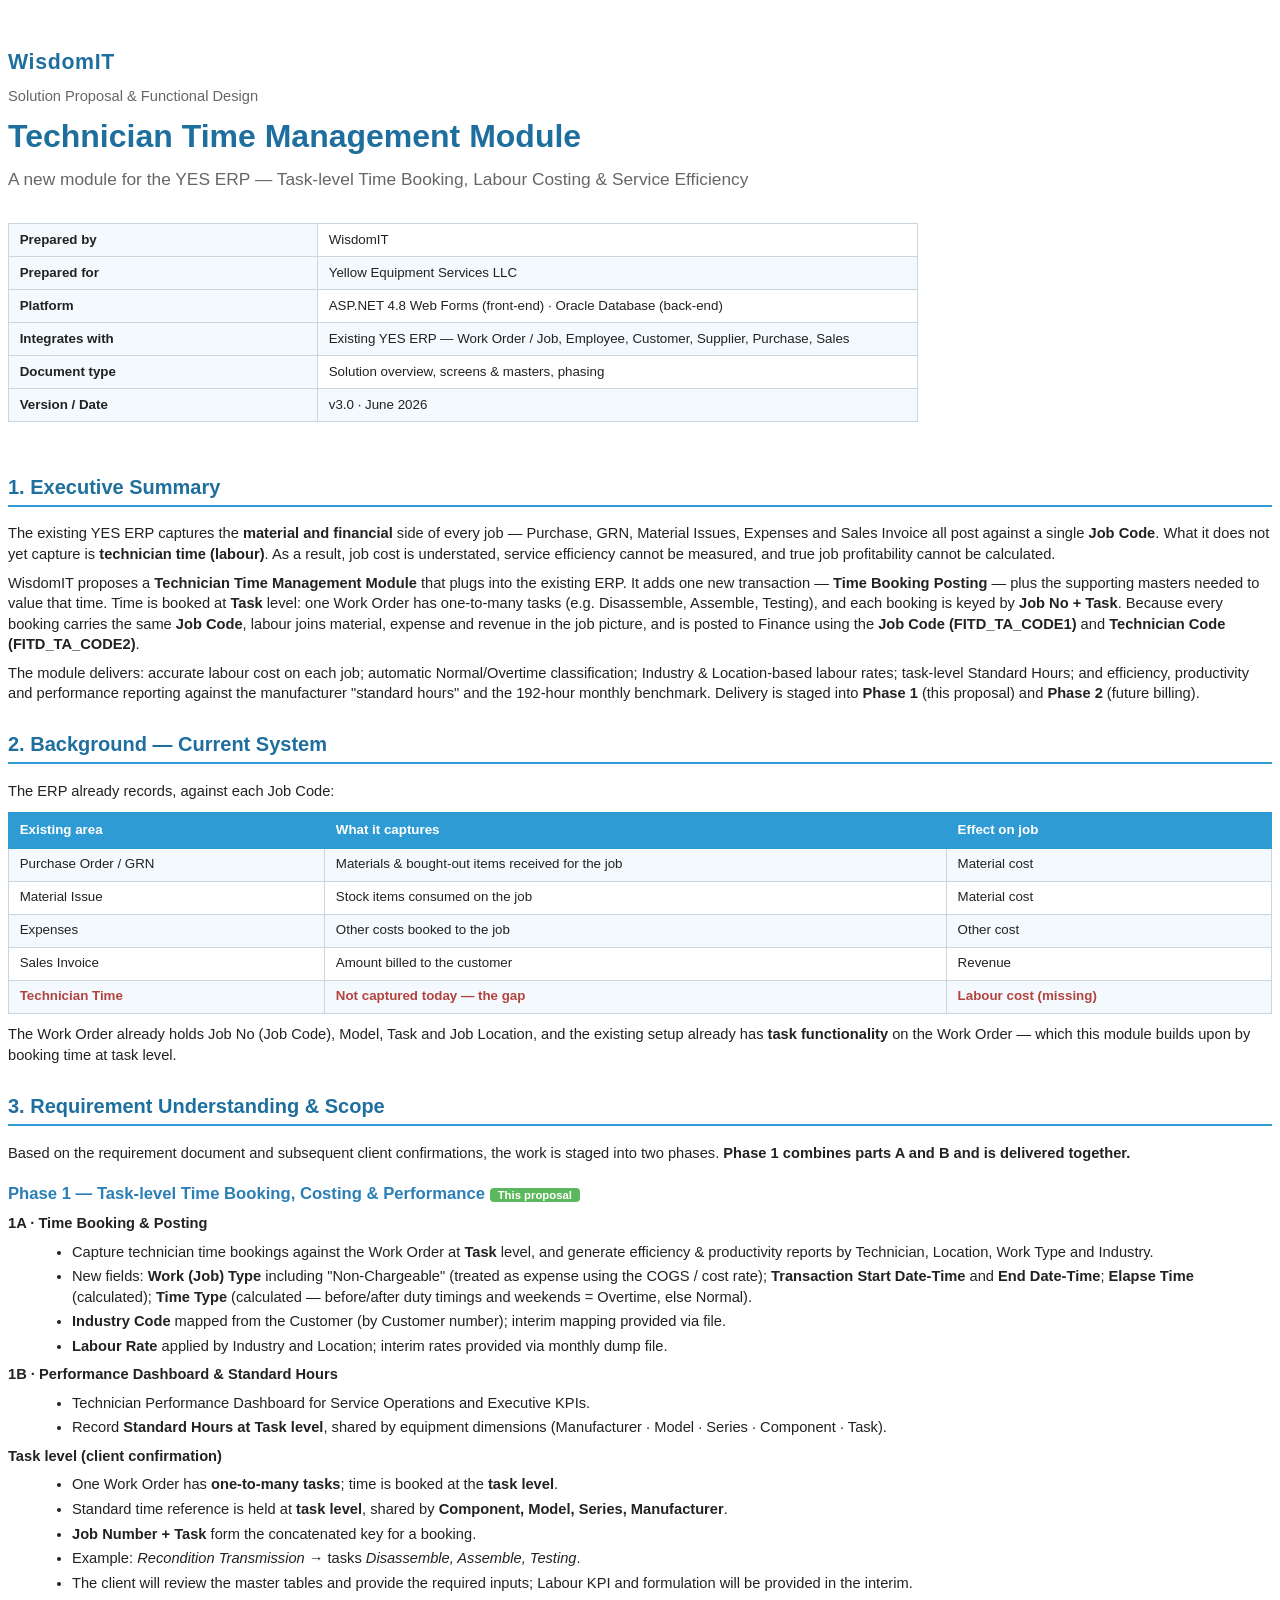
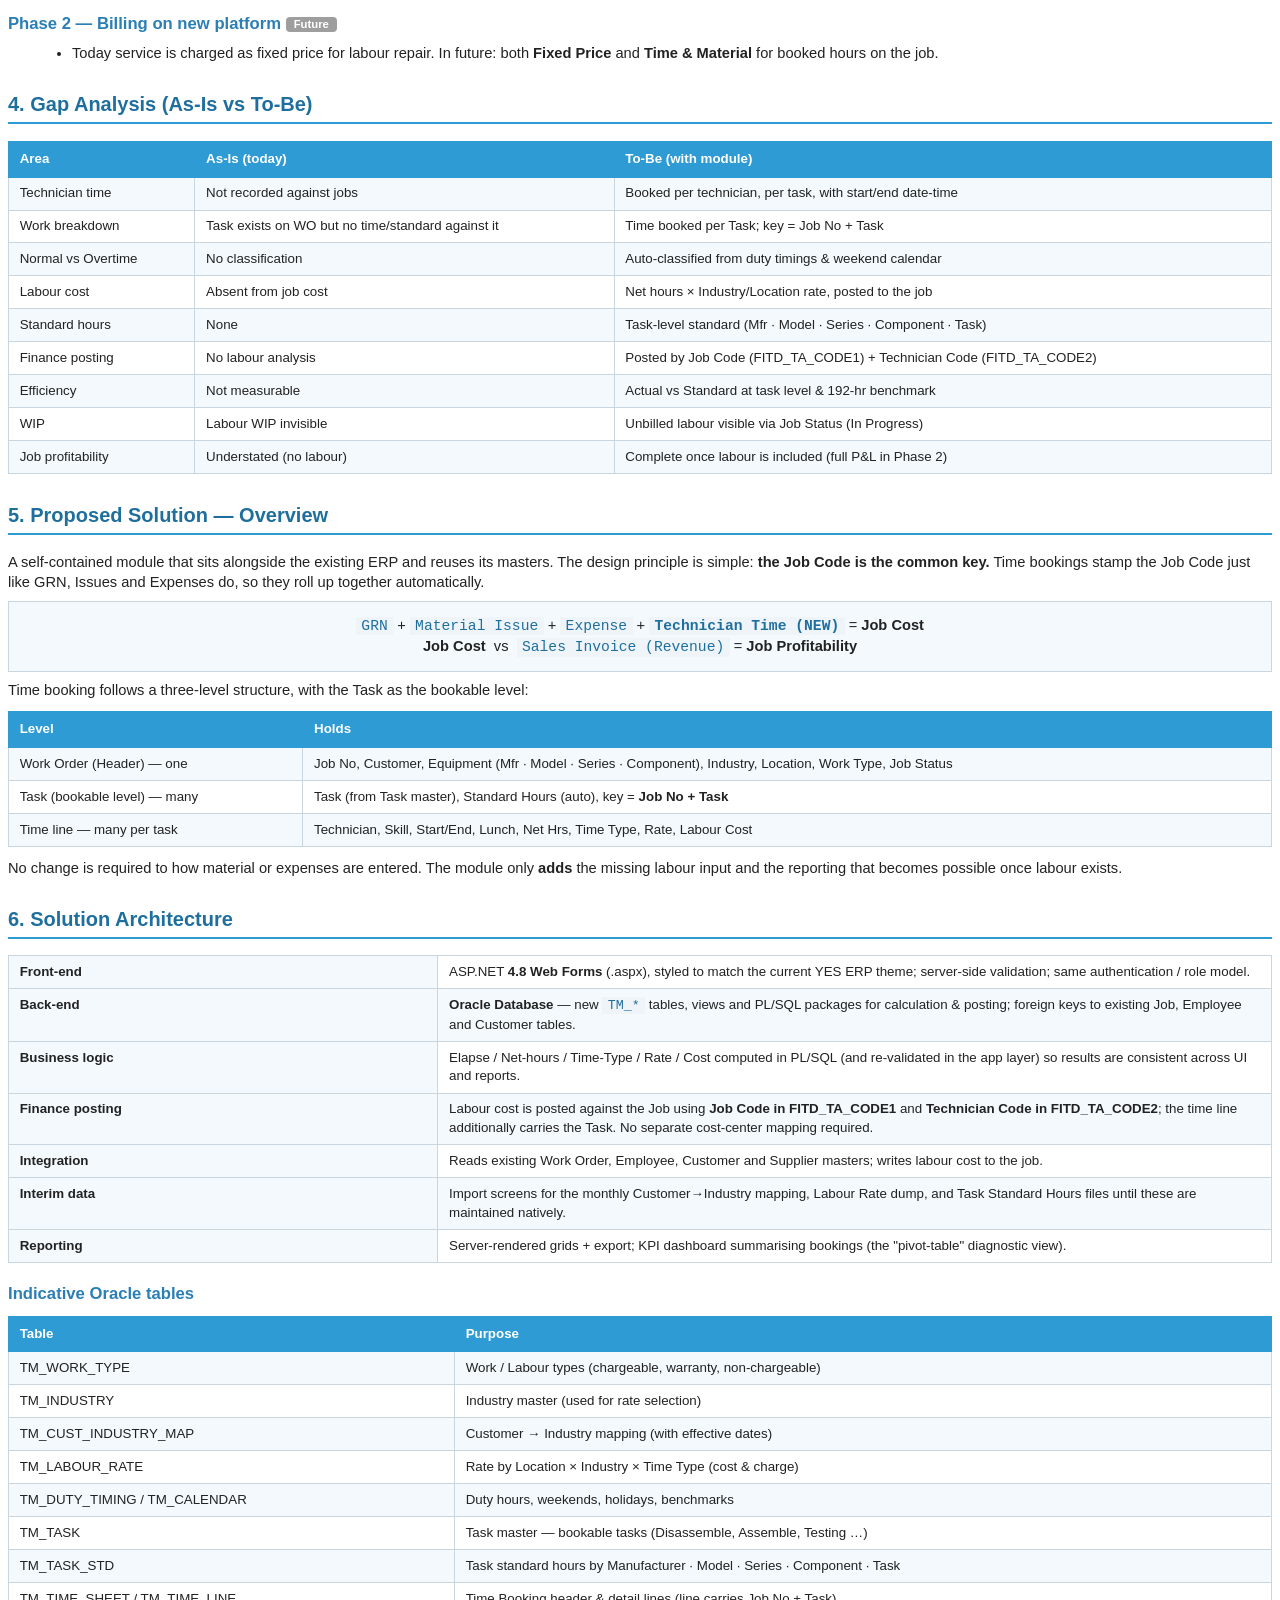
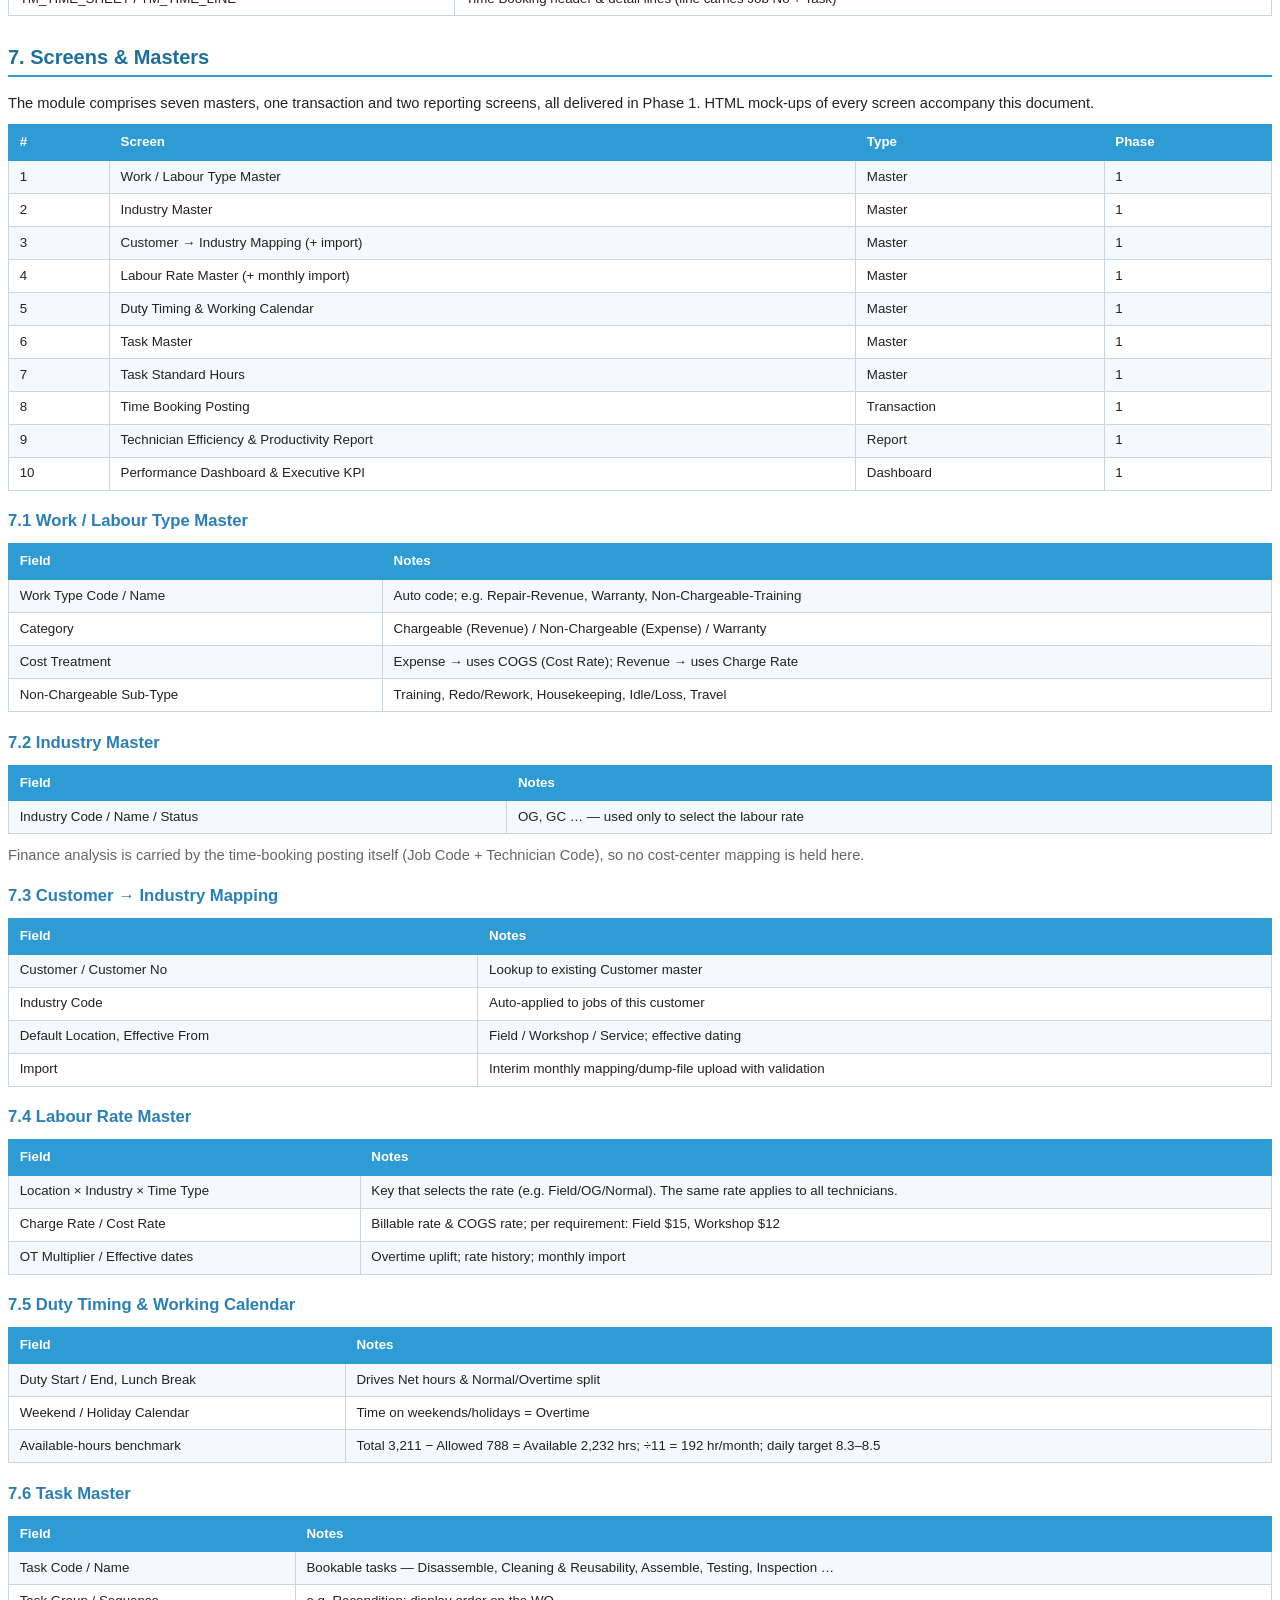
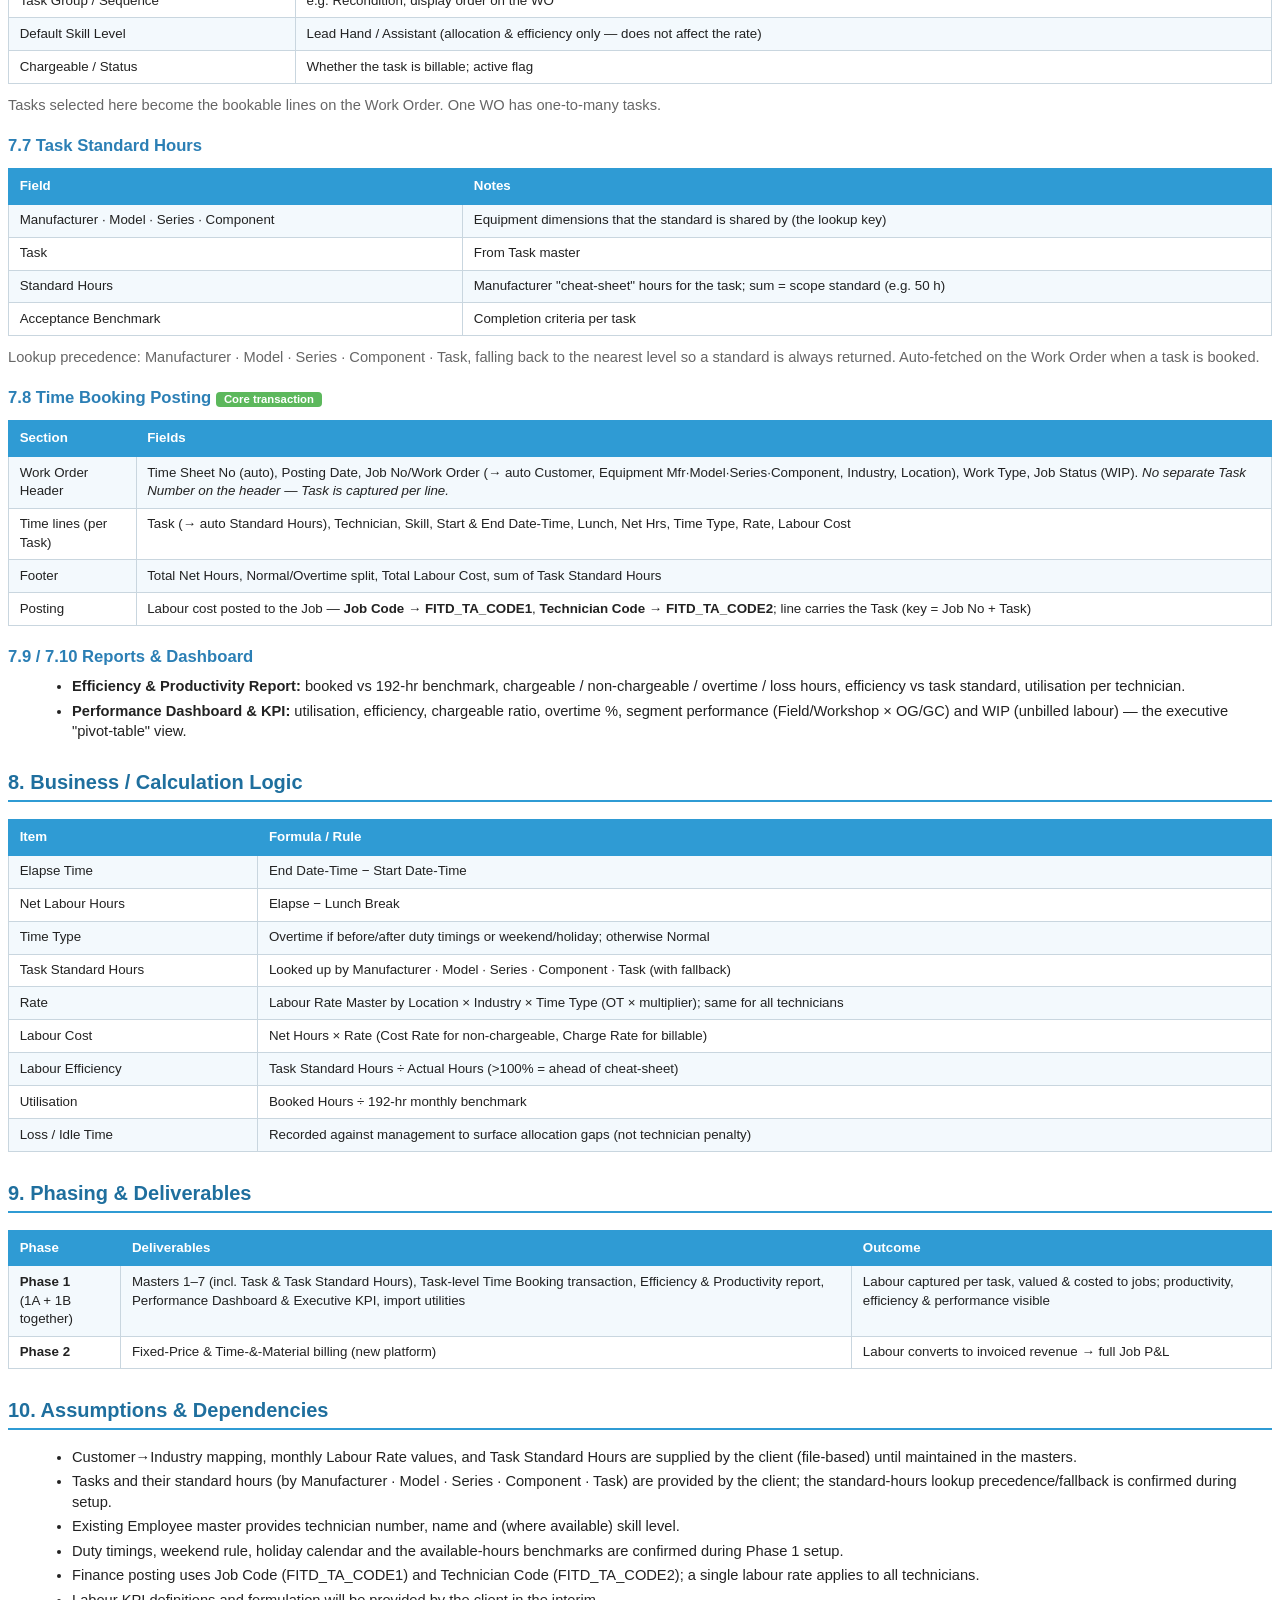
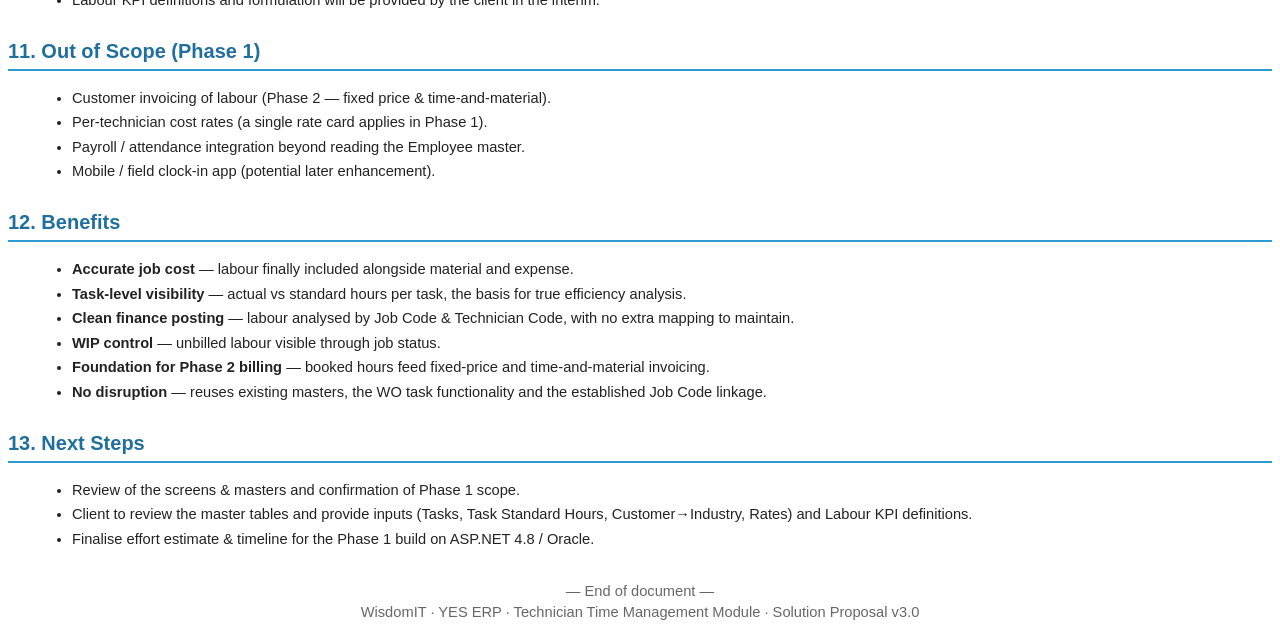
<file: _docsrc/Solution_Document_v3.html>
<!DOCTYPE html>
<html><head><meta charset="UTF-8">
<style>
  body{ font-family:'Segoe UI','Calibri',sans-serif; font-size:11pt; color:#222; line-height:1.4; }
  h1.doc{ font-size:24pt; color:#1f6f9e; margin:0 0 4pt; }
  h2{ font-size:15pt; color:#1f6f9e; border-bottom:1.5pt solid #2f9bd4; padding-bottom:3pt; margin-top:20pt; }
  h3{ font-size:12.5pt; color:#2b7fb5; margin-top:14pt; margin-bottom:4pt; }
  p{ margin:6pt 0; }
  table{ border-collapse:collapse; width:100%; margin:8pt 0; font-size:10pt; }
  th{ background:#2f9bd4; color:#fff; text-align:left; padding:6pt 8pt; border:0.75pt solid #2f9bd4; }
  td{ padding:5pt 8pt; border:0.75pt solid #c9d6df; vertical-align:top; }
  tr:nth-child(even) td{ background:#f3f9fd; }
  .sub{ color:#666; font-size:11pt; }
  .tag{ background:#5cb85c; color:#fff; padding:1pt 6pt; border-radius:3pt; font-size:8.5pt; }
  .tag.g{ background:#9e9e9e; }
  .note{ background:#fbfbe8; border:0.75pt solid #e8e3b0; padding:7pt 10pt; margin:8pt 0; font-size:10pt; }
  .cover{ text-align:left; padding:24pt 0 10pt; }
  ul{ margin:6pt 0 6pt 18pt; } li{ margin:3pt 0; }
  .kv td:first-child{ width:34%; font-weight:bold; background:#f3f9fd; }
  code{ background:#eef4f8; padding:1pt 4pt; color:#1f6f9e; }
  .center{ text-align:center; }
  .brand{ font-size:16pt; font-weight:bold; color:#1f6f9e; letter-spacing:.5pt; }
</style></head>
<body>

<!-- ======================= COVER ======================= -->
<div class="cover">
  <p class="brand">WisdomIT</p>
  <p class="sub">Solution Proposal &amp; Functional Design</p>
  <h1 class="doc">Technician Time Management Module</h1>
  <p class="sub" style="font-size:13pt;">A new module for the YES ERP — Task-level Time Booking, Labour Costing &amp; Service Efficiency</p>
  <table class="kv" style="width:72%; margin-top:24pt;">
    <tr><td>Prepared by</td><td>WisdomIT</td></tr>
    <tr><td>Prepared for</td><td>Yellow Equipment Services LLC</td></tr>
    <tr><td>Platform</td><td>ASP.NET 4.8 Web Forms (front-end) · Oracle Database (back-end)</td></tr>
    <tr><td>Integrates with</td><td>Existing YES ERP — Work Order / Job, Employee, Customer, Supplier, Purchase, Sales</td></tr>
    <tr><td>Document type</td><td>Solution overview, screens &amp; masters, phasing</td></tr>
    <tr><td>Version / Date</td><td>v3.0 · June 2026</td></tr>
  </table>
</div>

<!-- ======================= 1. EXEC SUMMARY ======================= -->
<h2>1. Executive Summary</h2>
<p>The existing YES ERP captures the <b>material and financial</b> side of every job — Purchase, GRN, Material Issues, Expenses and Sales Invoice all post against a single <b>Job Code</b>. What it does not yet capture is <b>technician time (labour)</b>. As a result, job cost is understated, service efficiency cannot be measured, and true job profitability cannot be calculated.</p>
<p>WisdomIT proposes a <b>Technician Time Management Module</b> that plugs into the existing ERP. It adds one new transaction — <b>Time Booking Posting</b> — plus the supporting masters needed to value that time. Time is booked at <b>Task</b> level: one Work Order has one-to-many tasks (e.g. Disassemble, Assemble, Testing), and each booking is keyed by <b>Job No + Task</b>. Because every booking carries the same <b>Job Code</b>, labour joins material, expense and revenue in the job picture, and is posted to Finance using the <b>Job Code (FITD_TA_CODE1)</b> and <b>Technician Code (FITD_TA_CODE2)</b>.</p>
<p>The module delivers: accurate labour cost on each job; automatic Normal/Overtime classification; Industry &amp; Location-based labour rates; task-level Standard Hours; and efficiency, productivity and performance reporting against the manufacturer "standard hours" and the 192-hour monthly benchmark. Delivery is staged into <b>Phase 1</b> (this proposal) and <b>Phase 2</b> (future billing).</p>

<!-- ======================= 2. BACKGROUND ======================= -->
<h2>2. Background — Current System</h2>
<p>The ERP already records, against each Job Code:</p>
<table>
  <tr><th>Existing area</th><th>What it captures</th><th>Effect on job</th></tr>
  <tr><td>Purchase Order / GRN</td><td>Materials &amp; bought-out items received for the job</td><td>Material cost</td></tr>
  <tr><td>Material Issue</td><td>Stock items consumed on the job</td><td>Material cost</td></tr>
  <tr><td>Expenses</td><td>Other costs booked to the job</td><td>Other cost</td></tr>
  <tr><td>Sales Invoice</td><td>Amount billed to the customer</td><td>Revenue</td></tr>
  <tr><td style="color:#b3433f;"><b>Technician Time</b></td><td style="color:#b3433f;"><b>Not captured today — the gap</b></td><td style="color:#b3433f;"><b>Labour cost (missing)</b></td></tr>
</table>
<p>The Work Order already holds Job No (Job Code), Model, Task and Job Location, and the existing setup already has <b>task functionality</b> on the Work Order — which this module builds upon by booking time at task level.</p>

<!-- ======================= 3. REQUIREMENT ======================= -->
<h2>3. Requirement Understanding &amp; Scope</h2>
<p>Based on the requirement document and subsequent client confirmations, the work is staged into two phases. <b>Phase 1 combines parts A and B and is delivered together.</b></p>

<h3>Phase 1 — Task-level Time Booking, Costing &amp; Performance <span class="tag">This proposal</span></h3>
<p><b>1A · Time Booking &amp; Posting</b></p>
<ul>
  <li>Capture technician time bookings against the Work Order at <b>Task</b> level, and generate efficiency &amp; productivity reports by Technician, Location, Work Type and Industry.</li>
  <li>New fields: <b>Work (Job) Type</b> including "Non-Chargeable" (treated as expense using the COGS / cost rate); <b>Transaction Start Date-Time</b> and <b>End Date-Time</b>; <b>Elapse Time</b> (calculated); <b>Time Type</b> (calculated — before/after duty timings and weekends = Overtime, else Normal).</li>
  <li><b>Industry Code</b> mapped from the Customer (by Customer number); interim mapping provided via file.</li>
  <li><b>Labour Rate</b> applied by Industry and Location; interim rates provided via monthly dump file.</li>
</ul>
<p><b>1B · Performance Dashboard &amp; Standard Hours</b></p>
<ul>
  <li>Technician Performance Dashboard for Service Operations and Executive KPIs.</li>
  <li>Record <b>Standard Hours at Task level</b>, shared by equipment dimensions (Manufacturer · Model · Series · Component · Task).</li>
</ul>
<p><b>Task level (client confirmation)</b></p>
<ul>
  <li>One Work Order has <b>one-to-many tasks</b>; time is booked at the <b>task level</b>.</li>
  <li>Standard time reference is held at <b>task level</b>, shared by <b>Component, Model, Series, Manufacturer</b>.</li>
  <li><b>Job Number + Task</b> form the concatenated key for a booking.</li>
  <li>Example: <i>Recondition Transmission</i> → tasks <i>Disassemble, Assemble, Testing</i>.</li>
  <li>The client will review the master tables and provide the required inputs; Labour KPI and formulation will be provided in the interim.</li>
</ul>

<h3>Phase 2 — Billing on new platform <span class="tag g">Future</span></h3>
<ul>
  <li>Today service is charged as fixed price for labour repair. In future: both <b>Fixed Price</b> and <b>Time &amp; Material</b> for booked hours on the job.</li>
</ul>

<!-- ======================= 4. GAP ANALYSIS ======================= -->
<h2>4. Gap Analysis (As-Is vs To-Be)</h2>
<table>
  <tr><th>Area</th><th>As-Is (today)</th><th>To-Be (with module)</th></tr>
  <tr><td>Technician time</td><td>Not recorded against jobs</td><td>Booked per technician, per task, with start/end date-time</td></tr>
  <tr><td>Work breakdown</td><td>Task exists on WO but no time/standard against it</td><td>Time booked per Task; key = Job No + Task</td></tr>
  <tr><td>Normal vs Overtime</td><td>No classification</td><td>Auto-classified from duty timings &amp; weekend calendar</td></tr>
  <tr><td>Labour cost</td><td>Absent from job cost</td><td>Net hours × Industry/Location rate, posted to the job</td></tr>
  <tr><td>Standard hours</td><td>None</td><td>Task-level standard (Mfr · Model · Series · Component · Task)</td></tr>
  <tr><td>Finance posting</td><td>No labour analysis</td><td>Posted by Job Code (FITD_TA_CODE1) + Technician Code (FITD_TA_CODE2)</td></tr>
  <tr><td>Efficiency</td><td>Not measurable</td><td>Actual vs Standard at task level &amp; 192-hr benchmark</td></tr>
  <tr><td>WIP</td><td>Labour WIP invisible</td><td>Unbilled labour visible via Job Status (In Progress)</td></tr>
  <tr><td>Job profitability</td><td>Understated (no labour)</td><td>Complete once labour is included (full P&amp;L in Phase 2)</td></tr>
</table>

<!-- ======================= 5. SOLUTION OVERVIEW ======================= -->
<h2>5. Proposed Solution — Overview</h2>
<p>A self-contained module that sits alongside the existing ERP and reuses its masters. The design principle is simple: <b>the Job Code is the common key.</b> Time bookings stamp the Job Code just like GRN, Issues and Expenses do, so they roll up together automatically.</p>
<p class="center" style="font-size:11pt; background:#f3f9fd; border:0.75pt solid #c9d6df; padding:10pt;">
<code>GRN</code> + <code>Material Issue</code> + <code>Expense</code> + <b><code>Technician Time (NEW)</code></b> = <b>Job Cost</b><br>
<b>Job Cost</b> &nbsp;vs&nbsp; <code>Sales Invoice (Revenue)</code> = <b>Job Profitability</b>
</p>
<p>Time booking follows a three-level structure, with the Task as the bookable level:</p>
<table>
  <tr><th>Level</th><th>Holds</th></tr>
  <tr><td>Work Order (Header) — one</td><td>Job No, Customer, Equipment (Mfr · Model · Series · Component), Industry, Location, Work Type, Job Status</td></tr>
  <tr><td>Task (bookable level) — many</td><td>Task (from Task master), Standard Hours (auto), key = <b>Job No + Task</b></td></tr>
  <tr><td>Time line — many per task</td><td>Technician, Skill, Start/End, Lunch, Net Hrs, Time Type, Rate, Labour Cost</td></tr>
</table>
<p>No change is required to how material or expenses are entered. The module only <b>adds</b> the missing labour input and the reporting that becomes possible once labour exists.</p>

<!-- ======================= 6. ARCHITECTURE ======================= -->
<h2>6. Solution Architecture</h2>
<table class="kv">
  <tr><td>Front-end</td><td>ASP.NET <b>4.8 Web Forms</b> (.aspx), styled to match the current YES ERP theme; server-side validation; same authentication / role model.</td></tr>
  <tr><td>Back-end</td><td><b>Oracle Database</b> — new <code>TM_*</code> tables, views and PL/SQL packages for calculation &amp; posting; foreign keys to existing Job, Employee and Customer tables.</td></tr>
  <tr><td>Business logic</td><td>Elapse / Net-hours / Time-Type / Rate / Cost computed in PL/SQL (and re-validated in the app layer) so results are consistent across UI and reports.</td></tr>
  <tr><td>Finance posting</td><td>Labour cost is posted against the Job using <b>Job Code in FITD_TA_CODE1</b> and <b>Technician Code in FITD_TA_CODE2</b>; the time line additionally carries the Task. No separate cost-center mapping required.</td></tr>
  <tr><td>Integration</td><td>Reads existing Work Order, Employee, Customer and Supplier masters; writes labour cost to the job.</td></tr>
  <tr><td>Interim data</td><td>Import screens for the monthly Customer→Industry mapping, Labour Rate dump, and Task Standard Hours files until these are maintained natively.</td></tr>
  <tr><td>Reporting</td><td>Server-rendered grids + export; KPI dashboard summarising bookings (the "pivot-table" diagnostic view).</td></tr>
</table>

<h3>Indicative Oracle tables</h3>
<table>
  <tr><th>Table</th><th>Purpose</th></tr>
  <tr><td>TM_WORK_TYPE</td><td>Work / Labour types (chargeable, warranty, non-chargeable)</td></tr>
  <tr><td>TM_INDUSTRY</td><td>Industry master (used for rate selection)</td></tr>
  <tr><td>TM_CUST_INDUSTRY_MAP</td><td>Customer → Industry mapping (with effective dates)</td></tr>
  <tr><td>TM_LABOUR_RATE</td><td>Rate by Location × Industry × Time Type (cost &amp; charge)</td></tr>
  <tr><td>TM_DUTY_TIMING / TM_CALENDAR</td><td>Duty hours, weekends, holidays, benchmarks</td></tr>
  <tr><td>TM_TASK</td><td>Task master — bookable tasks (Disassemble, Assemble, Testing …)</td></tr>
  <tr><td>TM_TASK_STD</td><td>Task standard hours by Manufacturer · Model · Series · Component · Task</td></tr>
  <tr><td>TM_TIME_SHEET / TM_TIME_LINE</td><td>Time Booking header &amp; detail lines (line carries Job No + Task)</td></tr>
</table>

<!-- ======================= 7. SCREENS & MASTERS ======================= -->
<h2>7. Screens &amp; Masters</h2>
<p>The module comprises seven masters, one transaction and two reporting screens, all delivered in Phase 1. HTML mock-ups of every screen accompany this document.</p>
<table>
  <tr><th>#</th><th>Screen</th><th>Type</th><th>Phase</th></tr>
  <tr><td>1</td><td>Work / Labour Type Master</td><td>Master</td><td>1</td></tr>
  <tr><td>2</td><td>Industry Master</td><td>Master</td><td>1</td></tr>
  <tr><td>3</td><td>Customer → Industry Mapping (+ import)</td><td>Master</td><td>1</td></tr>
  <tr><td>4</td><td>Labour Rate Master (+ monthly import)</td><td>Master</td><td>1</td></tr>
  <tr><td>5</td><td>Duty Timing &amp; Working Calendar</td><td>Master</td><td>1</td></tr>
  <tr><td>6</td><td>Task Master</td><td>Master</td><td>1</td></tr>
  <tr><td>7</td><td>Task Standard Hours</td><td>Master</td><td>1</td></tr>
  <tr><td>8</td><td>Time Booking Posting</td><td>Transaction</td><td>1</td></tr>
  <tr><td>9</td><td>Technician Efficiency &amp; Productivity Report</td><td>Report</td><td>1</td></tr>
  <tr><td>10</td><td>Performance Dashboard &amp; Executive KPI</td><td>Dashboard</td><td>1</td></tr>
</table>

<h3>7.1 Work / Labour Type Master</h3>
<table>
  <tr><th>Field</th><th>Notes</th></tr>
  <tr><td>Work Type Code / Name</td><td>Auto code; e.g. Repair-Revenue, Warranty, Non-Chargeable-Training</td></tr>
  <tr><td>Category</td><td>Chargeable (Revenue) / Non-Chargeable (Expense) / Warranty</td></tr>
  <tr><td>Cost Treatment</td><td>Expense → uses COGS (Cost Rate); Revenue → uses Charge Rate</td></tr>
  <tr><td>Non-Chargeable Sub-Type</td><td>Training, Redo/Rework, Housekeeping, Idle/Loss, Travel</td></tr>
</table>

<h3>7.2 Industry Master</h3>
<table>
  <tr><th>Field</th><th>Notes</th></tr>
  <tr><td>Industry Code / Name / Status</td><td>OG, GC … — used only to select the labour rate</td></tr>
</table>
<p class="sub">Finance analysis is carried by the time-booking posting itself (Job Code + Technician Code), so no cost-center mapping is held here.</p>

<h3>7.3 Customer → Industry Mapping</h3>
<table>
  <tr><th>Field</th><th>Notes</th></tr>
  <tr><td>Customer / Customer No</td><td>Lookup to existing Customer master</td></tr>
  <tr><td>Industry Code</td><td>Auto-applied to jobs of this customer</td></tr>
  <tr><td>Default Location, Effective From</td><td>Field / Workshop / Service; effective dating</td></tr>
  <tr><td>Import</td><td>Interim monthly mapping/dump-file upload with validation</td></tr>
</table>

<h3>7.4 Labour Rate Master</h3>
<table>
  <tr><th>Field</th><th>Notes</th></tr>
  <tr><td>Location × Industry × Time Type</td><td>Key that selects the rate (e.g. Field/OG/Normal). The same rate applies to all technicians.</td></tr>
  <tr><td>Charge Rate / Cost Rate</td><td>Billable rate &amp; COGS rate; per requirement: Field $15, Workshop $12</td></tr>
  <tr><td>OT Multiplier / Effective dates</td><td>Overtime uplift; rate history; monthly import</td></tr>
</table>

<h3>7.5 Duty Timing &amp; Working Calendar</h3>
<table>
  <tr><th>Field</th><th>Notes</th></tr>
  <tr><td>Duty Start / End, Lunch Break</td><td>Drives Net hours &amp; Normal/Overtime split</td></tr>
  <tr><td>Weekend / Holiday Calendar</td><td>Time on weekends/holidays = Overtime</td></tr>
  <tr><td>Available-hours benchmark</td><td>Total 3,211 − Allowed 788 = Available 2,232 hrs; ÷11 = 192 hr/month; daily target 8.3–8.5</td></tr>
</table>

<h3>7.6 Task Master</h3>
<table>
  <tr><th>Field</th><th>Notes</th></tr>
  <tr><td>Task Code / Name</td><td>Bookable tasks — Disassemble, Cleaning &amp; Reusability, Assemble, Testing, Inspection …</td></tr>
  <tr><td>Task Group / Sequence</td><td>e.g. Recondition; display order on the WO</td></tr>
  <tr><td>Default Skill Level</td><td>Lead Hand / Assistant (allocation &amp; efficiency only — does not affect the rate)</td></tr>
  <tr><td>Chargeable / Status</td><td>Whether the task is billable; active flag</td></tr>
</table>
<p class="sub">Tasks selected here become the bookable lines on the Work Order. One WO has one-to-many tasks.</p>

<h3>7.7 Task Standard Hours</h3>
<table>
  <tr><th>Field</th><th>Notes</th></tr>
  <tr><td>Manufacturer · Model · Series · Component</td><td>Equipment dimensions that the standard is shared by (the lookup key)</td></tr>
  <tr><td>Task</td><td>From Task master</td></tr>
  <tr><td>Standard Hours</td><td>Manufacturer "cheat-sheet" hours for the task; sum = scope standard (e.g. 50 h)</td></tr>
  <tr><td>Acceptance Benchmark</td><td>Completion criteria per task</td></tr>
</table>
<p class="sub">Lookup precedence: Manufacturer · Model · Series · Component · Task, falling back to the nearest level so a standard is always returned. Auto-fetched on the Work Order when a task is booked.</p>

<h3>7.8 Time Booking Posting <span class="tag">Core transaction</span></h3>
<table>
  <tr><th>Section</th><th>Fields</th></tr>
  <tr><td>Work Order Header</td><td>Time Sheet No (auto), Posting Date, Job No/Work Order (→ auto Customer, Equipment Mfr·Model·Series·Component, Industry, Location), Work Type, Job Status (WIP). <i>No separate Task Number on the header — Task is captured per line.</i></td></tr>
  <tr><td>Time lines (per Task)</td><td>Task (→ auto Standard Hours), Technician, Skill, Start &amp; End Date-Time, Lunch, Net Hrs, Time Type, Rate, Labour Cost</td></tr>
  <tr><td>Footer</td><td>Total Net Hours, Normal/Overtime split, Total Labour Cost, sum of Task Standard Hours</td></tr>
  <tr><td>Posting</td><td>Labour cost posted to the Job — <b>Job Code → FITD_TA_CODE1</b>, <b>Technician Code → FITD_TA_CODE2</b>; line carries the Task (key = Job No + Task)</td></tr>
</table>

<h3>7.9 / 7.10 Reports &amp; Dashboard</h3>
<ul>
  <li><b>Efficiency &amp; Productivity Report:</b> booked vs 192-hr benchmark, chargeable / non-chargeable / overtime / loss hours, efficiency vs task standard, utilisation per technician.</li>
  <li><b>Performance Dashboard &amp; KPI:</b> utilisation, efficiency, chargeable ratio, overtime %, segment performance (Field/Workshop × OG/GC) and WIP (unbilled labour) — the executive "pivot-table" view.</li>
</ul>

<!-- ======================= 8. CALCULATION LOGIC ======================= -->
<h2>8. Business / Calculation Logic</h2>
<table>
  <tr><th>Item</th><th>Formula / Rule</th></tr>
  <tr><td>Elapse Time</td><td>End Date-Time − Start Date-Time</td></tr>
  <tr><td>Net Labour Hours</td><td>Elapse − Lunch Break</td></tr>
  <tr><td>Time Type</td><td>Overtime if before/after duty timings or weekend/holiday; otherwise Normal</td></tr>
  <tr><td>Task Standard Hours</td><td>Looked up by Manufacturer · Model · Series · Component · Task (with fallback)</td></tr>
  <tr><td>Rate</td><td>Labour Rate Master by Location × Industry × Time Type (OT × multiplier); same for all technicians</td></tr>
  <tr><td>Labour Cost</td><td>Net Hours × Rate (Cost Rate for non-chargeable, Charge Rate for billable)</td></tr>
  <tr><td>Labour Efficiency</td><td>Task Standard Hours ÷ Actual Hours (&gt;100% = ahead of cheat-sheet)</td></tr>
  <tr><td>Utilisation</td><td>Booked Hours ÷ 192-hr monthly benchmark</td></tr>
  <tr><td>Loss / Idle Time</td><td>Recorded against management to surface allocation gaps (not technician penalty)</td></tr>
</table>

<!-- ======================= 9. PHASING ======================= -->
<h2>9. Phasing &amp; Deliverables</h2>
<table>
  <tr><th>Phase</th><th>Deliverables</th><th>Outcome</th></tr>
  <tr><td><b>Phase 1</b><br>(1A + 1B together)</td><td>Masters 1–7 (incl. Task &amp; Task Standard Hours), Task-level Time Booking transaction, Efficiency &amp; Productivity report, Performance Dashboard &amp; Executive KPI, import utilities</td><td>Labour captured per task, valued &amp; costed to jobs; productivity, efficiency &amp; performance visible</td></tr>
  <tr><td><b>Phase 2</b></td><td>Fixed-Price &amp; Time-&amp;-Material billing (new platform)</td><td>Labour converts to invoiced revenue → full Job P&amp;L</td></tr>
</table>

<!-- ======================= 10. ASSUMPTIONS ======================= -->
<h2>10. Assumptions &amp; Dependencies</h2>
<ul>
  <li>Customer→Industry mapping, monthly Labour Rate values, and Task Standard Hours are supplied by the client (file-based) until maintained in the masters.</li>
  <li>Tasks and their standard hours (by Manufacturer · Model · Series · Component · Task) are provided by the client; the standard-hours lookup precedence/fallback is confirmed during setup.</li>
  <li>Existing Employee master provides technician number, name and (where available) skill level.</li>
  <li>Duty timings, weekend rule, holiday calendar and the available-hours benchmarks are confirmed during Phase 1 setup.</li>
  <li>Finance posting uses Job Code (FITD_TA_CODE1) and Technician Code (FITD_TA_CODE2); a single labour rate applies to all technicians.</li>
  <li>Labour KPI definitions and formulation will be provided by the client in the interim.</li>
</ul>

<h2>11. Out of Scope (Phase 1)</h2>
<ul>
  <li>Customer invoicing of labour (Phase 2 — fixed price &amp; time-and-material).</li>
  <li>Per-technician cost rates (a single rate card applies in Phase 1).</li>
  <li>Payroll / attendance integration beyond reading the Employee master.</li>
  <li>Mobile / field clock-in app (potential later enhancement).</li>
</ul>

<!-- ======================= 12. BENEFITS ======================= -->
<h2>12. Benefits</h2>
<ul>
  <li><b>Accurate job cost</b> — labour finally included alongside material and expense.</li>
  <li><b>Task-level visibility</b> — actual vs standard hours per task, the basis for true efficiency analysis.</li>
  <li><b>Clean finance posting</b> — labour analysed by Job Code &amp; Technician Code, with no extra mapping to maintain.</li>
  <li><b>WIP control</b> — unbilled labour visible through job status.</li>
  <li><b>Foundation for Phase 2 billing</b> — booked hours feed fixed-price and time-and-material invoicing.</li>
  <li><b>No disruption</b> — reuses existing masters, the WO task functionality and the established Job Code linkage.</li>
</ul>

<h2>13. Next Steps</h2>
<ul>
  <li>Review of the screens &amp; masters and confirmation of Phase 1 scope.</li>
  <li>Client to review the master tables and provide inputs (Tasks, Task Standard Hours, Customer→Industry, Rates) and Labour KPI definitions.</li>
  <li>Finalise effort estimate &amp; timeline for the Phase 1 build on ASP.NET 4.8 / Oracle.</li>
</ul>

<p class="sub center" style="margin-top:24pt;">— End of document —<br>WisdomIT · YES ERP · Technician Time Management Module · Solution Proposal v3.0</p>

</body></html>
</file>
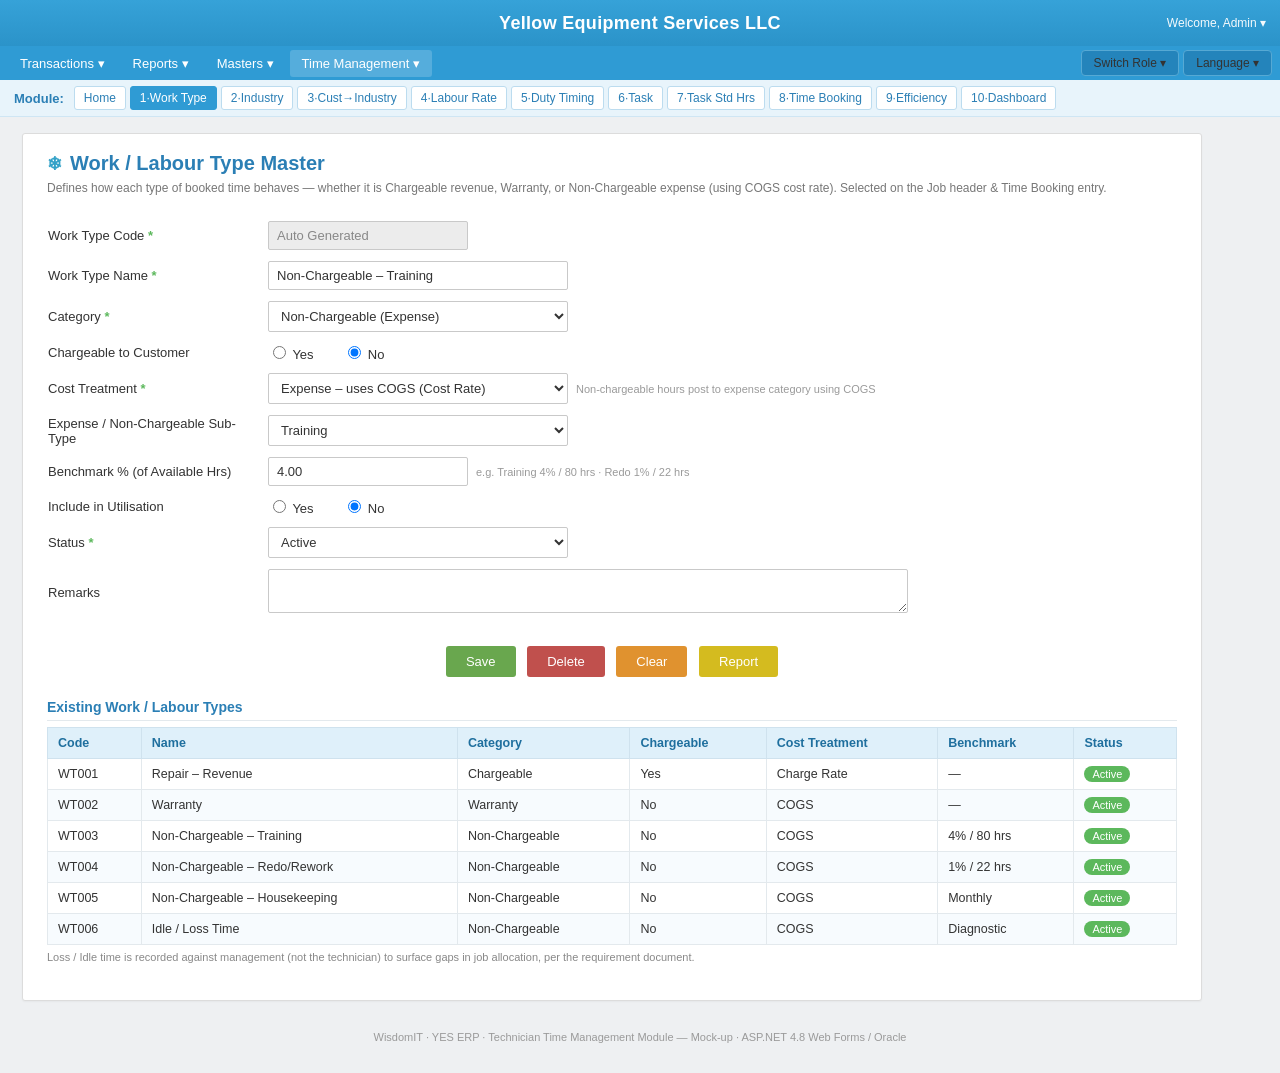
<file: Mockups/01_work_type_master.html>
﻿<!DOCTYPE html>
<html lang="en">
<head>
<meta charset="UTF-8"><meta name="viewport" content="width=device-width, initial-scale=1.0">
<title>Work / Labour Type Master – YES ERP</title>
<link rel="stylesheet" href="css/erp.css">
</head>
<body>
<div class="erp-header"><h1>Yellow Equipment Services LLC</h1><span class="welcome">Welcome, Admin ▾</span></div>
<div class="erp-menu"><a>Transactions ▾</a><a>Reports ▾</a><a>Masters ▾</a><a class="active">Time Management ▾</a>
  <span class="spacer"></span><span class="pill">Switch Role ▾</span><span class="pill">Language ▾</span></div>
<div class="mod-nav"><span class="lbl">Module:</span>
  <a href="index.html">Home</a><a class="active" href="01_work_type_master.html">1·Work Type</a>
  <a href="02_industry_master.html">2·Industry</a><a href="03_customer_industry_mapping.html">3·Cust→Industry</a>
  <a href="04_labour_rate_master.html">4·Labour Rate</a><a href="05_duty_timing_master.html">5·Duty Timing</a>
  <a href="06_task_master.html">6·Task</a><a href="07_task_standard_hours.html">7·Task Std Hrs</a>
  <a href="08_time_booking_entry.html">8·Time Booking</a>
  <a href="09_technician_efficiency_report.html">9·Efficiency</a>
  <a href="10_performance_dashboard.html">10·Dashboard</a>
</div>

<div class="page"><div class="card">
  <h1 class="page-title"><span class="ico">❄</span> Work / Labour Type Master</h1>
  <p class="page-sub">Defines how each type of booked time behaves — whether it is Chargeable revenue, Warranty, or Non-Chargeable expense (using COGS cost rate). Selected on the Job header &amp; Time Booking entry.</p>

  <table class="frm">
    <tr><td class="lbl">Work Type Code <span class="req">*</span></td>
        <td><input type="text" class="auto short" value="Auto Generated" disabled></td></tr>
    <tr><td class="lbl">Work Type Name <span class="req">*</span></td>
        <td><input type="text" class="mid" value="Non-Chargeable – Training"></td></tr>
    <tr><td class="lbl">Category <span class="req">*</span></td>
        <td><select>
            <option>Chargeable (Revenue)</option>
            <option selected>Non-Chargeable (Expense)</option>
            <option>Warranty</option>
        </select></td></tr>
    <tr><td class="lbl">Chargeable to Customer</td>
        <td class="radio-row"><label><input type="radio" name="chg"> Yes</label>
            <label><input type="radio" name="chg" checked> No</label></td></tr>
    <tr><td class="lbl">Cost Treatment <span class="req">*</span></td>
        <td><select>
            <option selected>Expense – uses COGS (Cost Rate)</option>
            <option>Revenue – uses Charge Rate</option>
        </select><span class="hint">Non-chargeable hours post to expense category using COGS</span></td></tr>
    <tr><td class="lbl">Expense / Non-Chargeable Sub-Type</td>
        <td><select>
            <option>— None —</option>
            <option selected>Training</option>
            <option>Redo / Rework</option>
            <option>Housekeeping</option>
            <option>Idle / Loss Time</option>
            <option>Travel</option>
        </select></td></tr>
    <tr><td class="lbl">Benchmark % (of Available Hrs)</td>
        <td><input type="text" class="short" value="4.00"><span class="hint">e.g. Training 4% / 80 hrs · Redo 1% / 22 hrs</span></td></tr>
    <tr><td class="lbl">Include in Utilisation</td>
        <td class="radio-row"><label><input type="radio" name="util"> Yes</label>
            <label><input type="radio" name="util" checked> No</label></td></tr>
    <tr><td class="lbl">Status <span class="req">*</span></td>
        <td><select><option selected>Active</option><option>Inactive</option></select></td></tr>
    <tr><td class="lbl">Remarks</td><td><textarea rows="2"></textarea></td></tr>
  </table>

  <div class="btn-row">
    <button class="btn btn-save">Save</button>
    <button class="btn btn-del">Delete</button>
    <button class="btn btn-clear">Clear</button>
    <button class="btn btn-report">Report</button>
  </div>

  <div class="section-h">Existing Work / Labour Types</div>
  <table class="grid">
    <thead><tr><th>Code</th><th>Name</th><th>Category</th><th>Chargeable</th><th>Cost Treatment</th><th>Benchmark</th><th>Status</th></tr></thead>
    <tbody>
      <tr><td>WT001</td><td>Repair – Revenue</td><td>Chargeable</td><td>Yes</td><td>Charge Rate</td><td>—</td><td><span class="badge green">Active</span></td></tr>
      <tr><td>WT002</td><td>Warranty</td><td>Warranty</td><td>No</td><td>COGS</td><td>—</td><td><span class="badge green">Active</span></td></tr>
      <tr><td>WT003</td><td>Non-Chargeable – Training</td><td>Non-Chargeable</td><td>No</td><td>COGS</td><td>4% / 80 hrs</td><td><span class="badge green">Active</span></td></tr>
      <tr><td>WT004</td><td>Non-Chargeable – Redo/Rework</td><td>Non-Chargeable</td><td>No</td><td>COGS</td><td>1% / 22 hrs</td><td><span class="badge green">Active</span></td></tr>
      <tr><td>WT005</td><td>Non-Chargeable – Housekeeping</td><td>Non-Chargeable</td><td>No</td><td>COGS</td><td>Monthly</td><td><span class="badge green">Active</span></td></tr>
      <tr><td>WT006</td><td>Idle / Loss Time</td><td>Non-Chargeable</td><td>No</td><td>COGS</td><td>Diagnostic</td><td><span class="badge green">Active</span></td></tr>
    </tbody>
  </table>
  <p class="legend">Loss / Idle time is recorded against management (not the technician) to surface gaps in job allocation, per the requirement document.</p>
</div></div>
<div class="footer-note">WisdomIT · YES ERP · Technician Time Management Module — Mock-up · ASP.NET 4.8 Web Forms / Oracle</div>
</body></html>
</file>
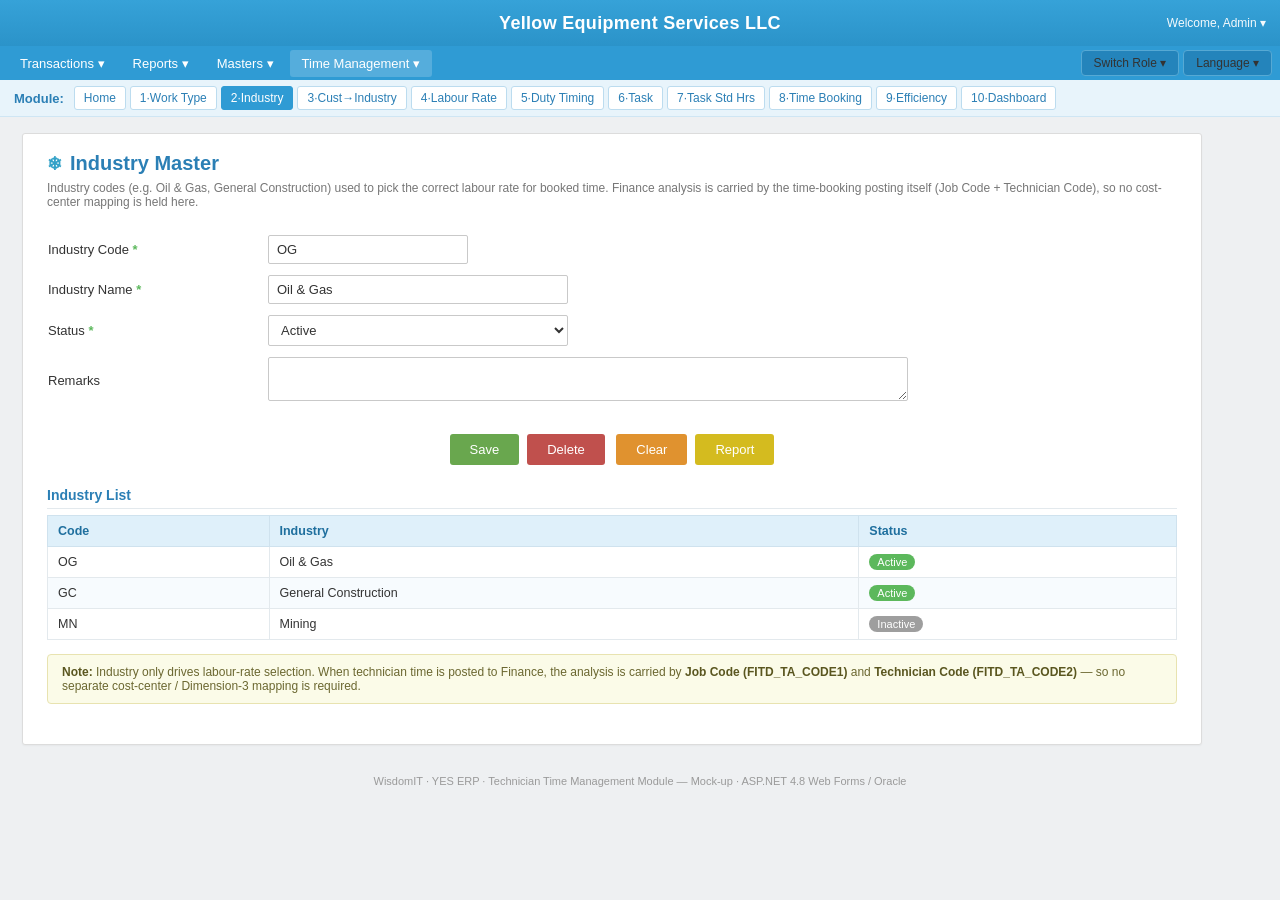
<file: Mockups/02_industry_master.html>
﻿<!DOCTYPE html>
<html lang="en">
<head>
<meta charset="UTF-8"><meta name="viewport" content="width=device-width, initial-scale=1.0">
<title>Industry Master – YES ERP</title>
<link rel="stylesheet" href="css/erp.css">
</head>
<body>
<div class="erp-header"><h1>Yellow Equipment Services LLC</h1><span class="welcome">Welcome, Admin ▾</span></div>
<div class="erp-menu"><a>Transactions ▾</a><a>Reports ▾</a><a>Masters ▾</a><a class="active">Time Management ▾</a>
  <span class="spacer"></span><span class="pill">Switch Role ▾</span><span class="pill">Language ▾</span></div>
<div class="mod-nav"><span class="lbl">Module:</span>
  <a href="index.html">Home</a><a href="01_work_type_master.html">1·Work Type</a>
  <a class="active" href="02_industry_master.html">2·Industry</a><a href="03_customer_industry_mapping.html">3·Cust→Industry</a>
  <a href="04_labour_rate_master.html">4·Labour Rate</a><a href="05_duty_timing_master.html">5·Duty Timing</a>
  <a href="06_task_master.html">6·Task</a><a href="07_task_standard_hours.html">7·Task Std Hrs</a>
  <a href="08_time_booking_entry.html">8·Time Booking</a>
  <a href="09_technician_efficiency_report.html">9·Efficiency</a>
  <a href="10_performance_dashboard.html">10·Dashboard</a>
</div>

<div class="page"><div class="card">
  <h1 class="page-title"><span class="ico">❄</span> Industry Master</h1>
  <p class="page-sub">Industry codes (e.g. Oil &amp; Gas, General Construction) used to pick the correct labour rate for booked time. Finance analysis is carried by the time-booking posting itself (Job Code + Technician Code), so no cost-center mapping is held here.</p>

  <table class="frm">
    <tr><td class="lbl">Industry Code <span class="req">*</span></td>
        <td><input type="text" class="short" value="OG"></td></tr>
    <tr><td class="lbl">Industry Name <span class="req">*</span></td>
        <td><input type="text" class="mid" value="Oil &amp; Gas"></td></tr>
    <tr><td class="lbl">Status <span class="req">*</span></td>
        <td><select><option selected>Active</option><option>Inactive</option></select></td></tr>
    <tr><td class="lbl">Remarks</td><td><textarea rows="2"></textarea></td></tr>
  </table>

  <div class="btn-row">
    <button class="btn btn-save">Save</button><button class="btn btn-del">Delete</button>
    <button class="btn btn-clear">Clear</button><button class="btn btn-report">Report</button>
  </div>

  <div class="section-h">Industry List</div>
  <table class="grid">
    <thead><tr><th>Code</th><th>Industry</th><th>Status</th></tr></thead>
    <tbody>
      <tr><td>OG</td><td>Oil &amp; Gas</td><td><span class="badge green">Active</span></td></tr>
      <tr><td>GC</td><td>General Construction</td><td><span class="badge green">Active</span></td></tr>
      <tr><td>MN</td><td>Mining</td><td><span class="badge grey">Inactive</span></td></tr>
    </tbody>
  </table>
  <div class="note"><b>Note:</b> Industry only drives labour-rate selection. When technician time is posted to Finance, the analysis is carried by <b>Job Code (FITD_TA_CODE1)</b> and <b>Technician Code (FITD_TA_CODE2)</b> — so no separate cost-center / Dimension-3 mapping is required.</div>
</div></div>
<div class="footer-note">WisdomIT · YES ERP · Technician Time Management Module — Mock-up · ASP.NET 4.8 Web Forms / Oracle</div>
</body></html>
</file>
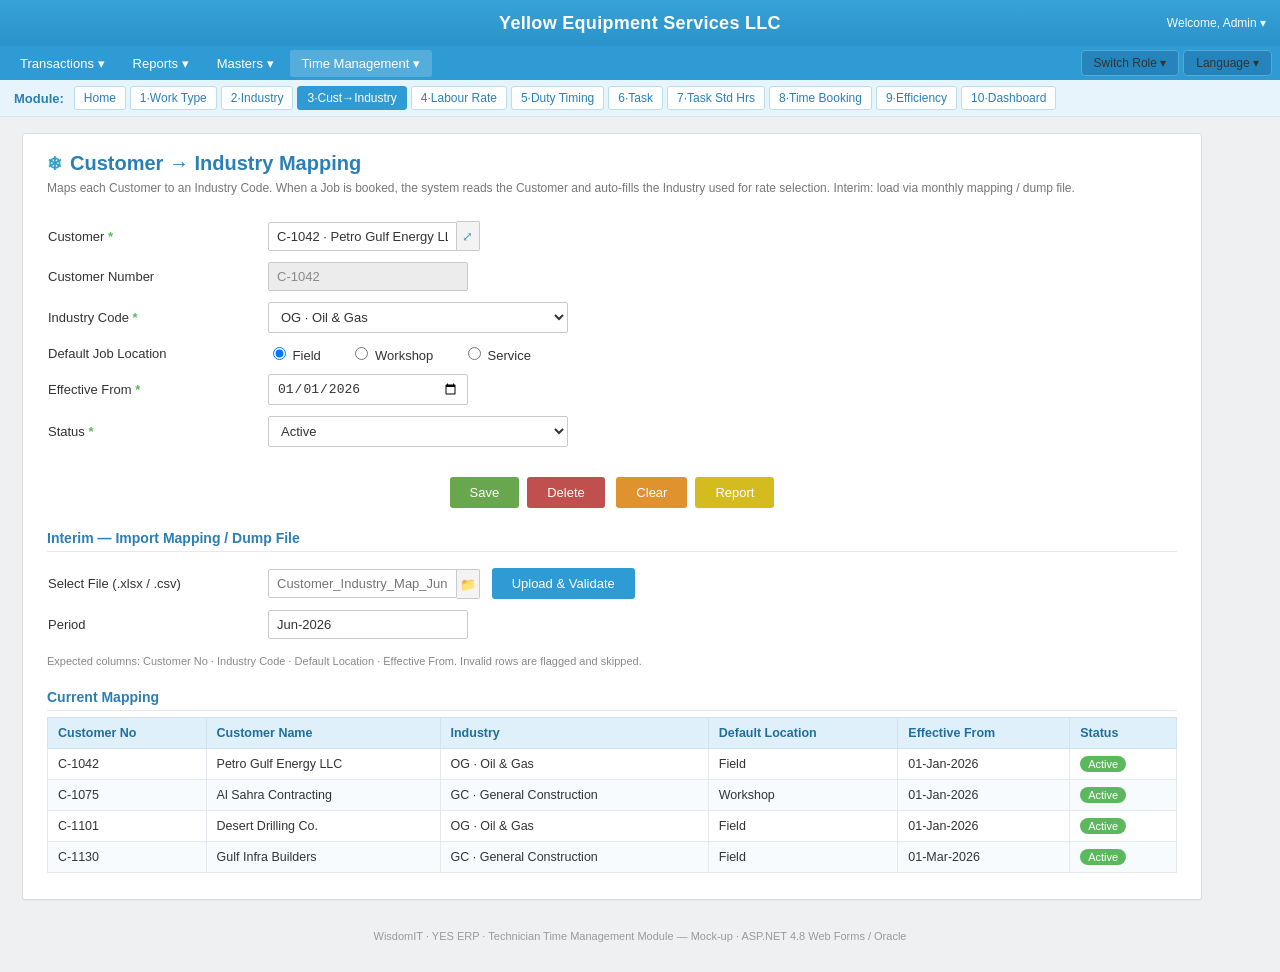
<file: Mockups/03_customer_industry_mapping.html>
﻿<!DOCTYPE html>
<html lang="en">
<head>
<meta charset="UTF-8"><meta name="viewport" content="width=device-width, initial-scale=1.0">
<title>Customer → Industry Mapping – YES ERP</title>
<link rel="stylesheet" href="css/erp.css">
</head>
<body>
<div class="erp-header"><h1>Yellow Equipment Services LLC</h1><span class="welcome">Welcome, Admin ▾</span></div>
<div class="erp-menu"><a>Transactions ▾</a><a>Reports ▾</a><a>Masters ▾</a><a class="active">Time Management ▾</a>
  <span class="spacer"></span><span class="pill">Switch Role ▾</span><span class="pill">Language ▾</span></div>
<div class="mod-nav"><span class="lbl">Module:</span>
  <a href="index.html">Home</a><a href="01_work_type_master.html">1·Work Type</a>
  <a href="02_industry_master.html">2·Industry</a><a class="active" href="03_customer_industry_mapping.html">3·Cust→Industry</a>
  <a href="04_labour_rate_master.html">4·Labour Rate</a><a href="05_duty_timing_master.html">5·Duty Timing</a>
  <a href="06_task_master.html">6·Task</a><a href="07_task_standard_hours.html">7·Task Std Hrs</a>
  <a href="08_time_booking_entry.html">8·Time Booking</a>
  <a href="09_technician_efficiency_report.html">9·Efficiency</a>
  <a href="10_performance_dashboard.html">10·Dashboard</a>
</div>

<div class="page"><div class="card">
  <h1 class="page-title"><span class="ico">❄</span> Customer → Industry Mapping</h1>
  <p class="page-sub">Maps each Customer to an Industry Code. When a Job is booked, the system reads the Customer and auto-fills the Industry used for rate selection. Interim: load via monthly mapping / dump file.</p>

  <table class="frm">
    <tr><td class="lbl">Customer <span class="req">*</span></td>
        <td><span class="with-icon"><input type="text" class="mid" value="C-1042 · Petro Gulf Energy LLC"><span class="field-icon">⤢</span></span></td></tr>
    <tr><td class="lbl">Customer Number</td>
        <td><input type="text" class="auto short" value="C-1042" disabled></td></tr>
    <tr><td class="lbl">Industry Code <span class="req">*</span></td>
        <td><select><option selected>OG · Oil &amp; Gas</option><option>GC · General Construction</option><option>MN · Mining</option></select></td></tr>
    <tr><td class="lbl">Default Job Location</td>
        <td class="radio-row"><label><input type="radio" name="loc" checked> Field</label>
            <label><input type="radio" name="loc"> Workshop</label>
            <label><input type="radio" name="loc"> Service</label></td></tr>
    <tr><td class="lbl">Effective From <span class="req">*</span></td>
        <td><input type="date" class="short" value="2026-01-01"></td></tr>
    <tr><td class="lbl">Status <span class="req">*</span></td>
        <td><select><option selected>Active</option><option>Inactive</option></select></td></tr>
  </table>

  <div class="btn-row">
    <button class="btn btn-save">Save</button><button class="btn btn-del">Delete</button>
    <button class="btn btn-clear">Clear</button><button class="btn btn-report">Report</button>
  </div>

  <div class="section-h">Interim — Import Mapping / Dump File</div>
  <table class="frm">
    <tr><td class="lbl">Select File (.xlsx / .csv)</td>
        <td><span class="with-icon"><input type="text" class="mid" placeholder="Customer_Industry_Map_Jun2026.xlsx"><span class="field-icon">📁</span></span>
        <button class="btn btn-add" style="margin-left:8px;">Upload &amp; Validate</button></td></tr>
    <tr><td class="lbl">Period</td><td><input type="text" class="short" value="Jun-2026"></td></tr>
  </table>
  <p class="legend">Expected columns: Customer No · Industry Code · Default Location · Effective From. Invalid rows are flagged and skipped.</p>

  <div class="section-h">Current Mapping</div>
  <table class="grid">
    <thead><tr><th>Customer No</th><th>Customer Name</th><th>Industry</th><th>Default Location</th><th>Effective From</th><th>Status</th></tr></thead>
    <tbody>
      <tr><td>C-1042</td><td>Petro Gulf Energy LLC</td><td>OG · Oil &amp; Gas</td><td>Field</td><td>01-Jan-2026</td><td><span class="badge green">Active</span></td></tr>
      <tr><td>C-1075</td><td>Al Sahra Contracting</td><td>GC · General Construction</td><td>Workshop</td><td>01-Jan-2026</td><td><span class="badge green">Active</span></td></tr>
      <tr><td>C-1101</td><td>Desert Drilling Co.</td><td>OG · Oil &amp; Gas</td><td>Field</td><td>01-Jan-2026</td><td><span class="badge green">Active</span></td></tr>
      <tr><td>C-1130</td><td>Gulf Infra Builders</td><td>GC · General Construction</td><td>Field</td><td>01-Mar-2026</td><td><span class="badge green">Active</span></td></tr>
    </tbody>
  </table>
</div></div>
<div class="footer-note">WisdomIT · YES ERP · Technician Time Management Module — Mock-up · ASP.NET 4.8 Web Forms / Oracle</div>
</body></html>
</file>
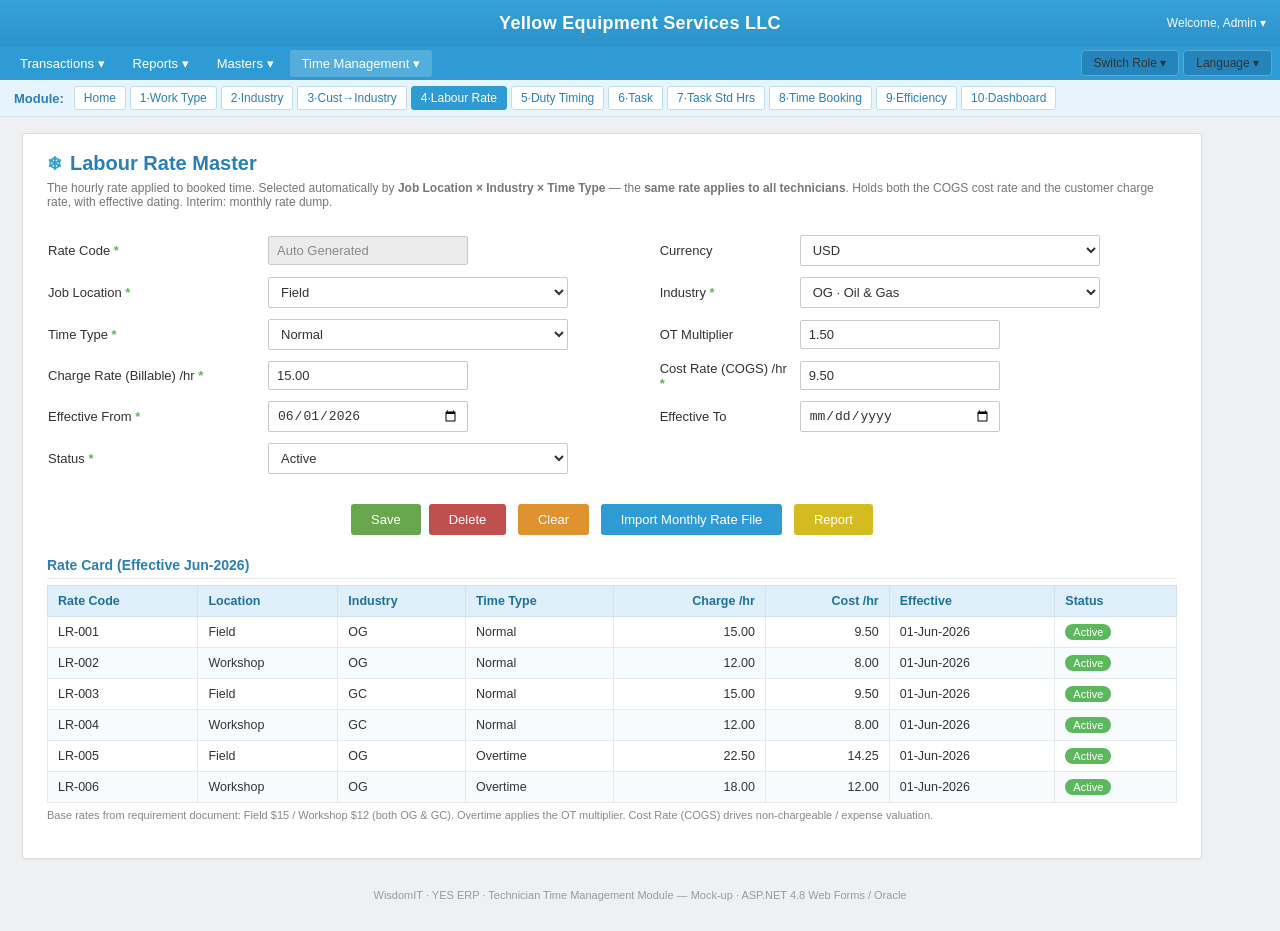
<file: Mockups/04_labour_rate_master.html>
﻿<!DOCTYPE html>
<html lang="en">
<head>
<meta charset="UTF-8"><meta name="viewport" content="width=device-width, initial-scale=1.0">
<title>Labour Rate Master – YES ERP</title>
<link rel="stylesheet" href="css/erp.css">
</head>
<body>
<div class="erp-header"><h1>Yellow Equipment Services LLC</h1><span class="welcome">Welcome, Admin ▾</span></div>
<div class="erp-menu"><a>Transactions ▾</a><a>Reports ▾</a><a>Masters ▾</a><a class="active">Time Management ▾</a>
  <span class="spacer"></span><span class="pill">Switch Role ▾</span><span class="pill">Language ▾</span></div>
<div class="mod-nav"><span class="lbl">Module:</span>
  <a href="index.html">Home</a><a href="01_work_type_master.html">1·Work Type</a>
  <a href="02_industry_master.html">2·Industry</a><a href="03_customer_industry_mapping.html">3·Cust→Industry</a>
  <a class="active" href="04_labour_rate_master.html">4·Labour Rate</a><a href="05_duty_timing_master.html">5·Duty Timing</a>
  <a href="06_task_master.html">6·Task</a><a href="07_task_standard_hours.html">7·Task Std Hrs</a>
  <a href="08_time_booking_entry.html">8·Time Booking</a>
  <a href="09_technician_efficiency_report.html">9·Efficiency</a>
  <a href="10_performance_dashboard.html">10·Dashboard</a>
</div>

<div class="page"><div class="card">
  <h1 class="page-title"><span class="ico">❄</span> Labour Rate Master</h1>
  <p class="page-sub">The hourly rate applied to booked time. Selected automatically by <b>Job Location × Industry × Time Type</b> — the <b>same rate applies to all technicians</b>. Holds both the COGS cost rate and the customer charge rate, with effective dating. Interim: monthly rate dump.</p>

  <table class="frm">
    <tr><td class="lbl">Rate Code <span class="req">*</span></td><td><input type="text" class="auto short" value="Auto Generated" disabled></td>
        <td class="lbl2">Currency</td><td><select class="short"><option selected>USD</option><option>AED</option></select></td></tr>
    <tr><td class="lbl">Job Location <span class="req">*</span></td>
        <td><select><option selected>Field</option><option>Workshop</option><option>Service</option></select></td>
        <td class="lbl2">Industry <span class="req">*</span></td>
        <td><select class="short"><option selected>OG · Oil &amp; Gas</option><option>GC · General Construction</option></select></td></tr>
    <tr><td class="lbl">Time Type <span class="req">*</span></td>
        <td><select><option selected>Normal</option><option>Overtime</option></select></td>
        <td class="lbl2">OT Multiplier</td><td><input type="text" class="short" value="1.50"></td></tr>
    <tr><td class="lbl">Charge Rate (Billable) /hr <span class="req">*</span></td>
        <td><input type="text" class="short" value="15.00"></td>
        <td class="lbl2">Cost Rate (COGS) /hr <span class="req">*</span></td><td><input type="text" class="short" value="9.50"></td></tr>
    <tr><td class="lbl">Effective From <span class="req">*</span></td>
        <td><input type="date" class="short" value="2026-06-01"></td>
        <td class="lbl2">Effective To</td><td><input type="date" class="short"></td></tr>
    <tr><td class="lbl">Status <span class="req">*</span></td>
        <td><select class="short"><option selected>Active</option><option>Inactive</option></select></td></tr>
  </table>

  <div class="btn-row">
    <button class="btn btn-save">Save</button><button class="btn btn-del">Delete</button>
    <button class="btn btn-clear">Clear</button>
    <button class="btn btn-add">Import Monthly Rate File</button>
    <button class="btn btn-report">Report</button>
  </div>

  <div class="section-h">Rate Card (Effective Jun-2026)</div>
  <table class="grid">
    <thead><tr><th>Rate Code</th><th>Location</th><th>Industry</th><th>Time Type</th><th class="num">Charge /hr</th><th class="num">Cost /hr</th><th>Effective</th><th>Status</th></tr></thead>
    <tbody>
      <tr><td>LR-001</td><td>Field</td><td>OG</td><td>Normal</td><td class="num">15.00</td><td class="num">9.50</td><td>01-Jun-2026</td><td><span class="badge green">Active</span></td></tr>
      <tr><td>LR-002</td><td>Workshop</td><td>OG</td><td>Normal</td><td class="num">12.00</td><td class="num">8.00</td><td>01-Jun-2026</td><td><span class="badge green">Active</span></td></tr>
      <tr><td>LR-003</td><td>Field</td><td>GC</td><td>Normal</td><td class="num">15.00</td><td class="num">9.50</td><td>01-Jun-2026</td><td><span class="badge green">Active</span></td></tr>
      <tr><td>LR-004</td><td>Workshop</td><td>GC</td><td>Normal</td><td class="num">12.00</td><td class="num">8.00</td><td>01-Jun-2026</td><td><span class="badge green">Active</span></td></tr>
      <tr><td>LR-005</td><td>Field</td><td>OG</td><td>Overtime</td><td class="num">22.50</td><td class="num">14.25</td><td>01-Jun-2026</td><td><span class="badge green">Active</span></td></tr>
      <tr><td>LR-006</td><td>Workshop</td><td>OG</td><td>Overtime</td><td class="num">18.00</td><td class="num">12.00</td><td>01-Jun-2026</td><td><span class="badge green">Active</span></td></tr>
    </tbody>
  </table>
  <p class="legend">Base rates from requirement document: Field $15 / Workshop $12 (both OG &amp; GC). Overtime applies the OT multiplier. Cost Rate (COGS) drives non-chargeable / expense valuation.</p>
</div></div>
<div class="footer-note">WisdomIT · YES ERP · Technician Time Management Module — Mock-up · ASP.NET 4.8 Web Forms / Oracle</div>
</body></html>
</file>
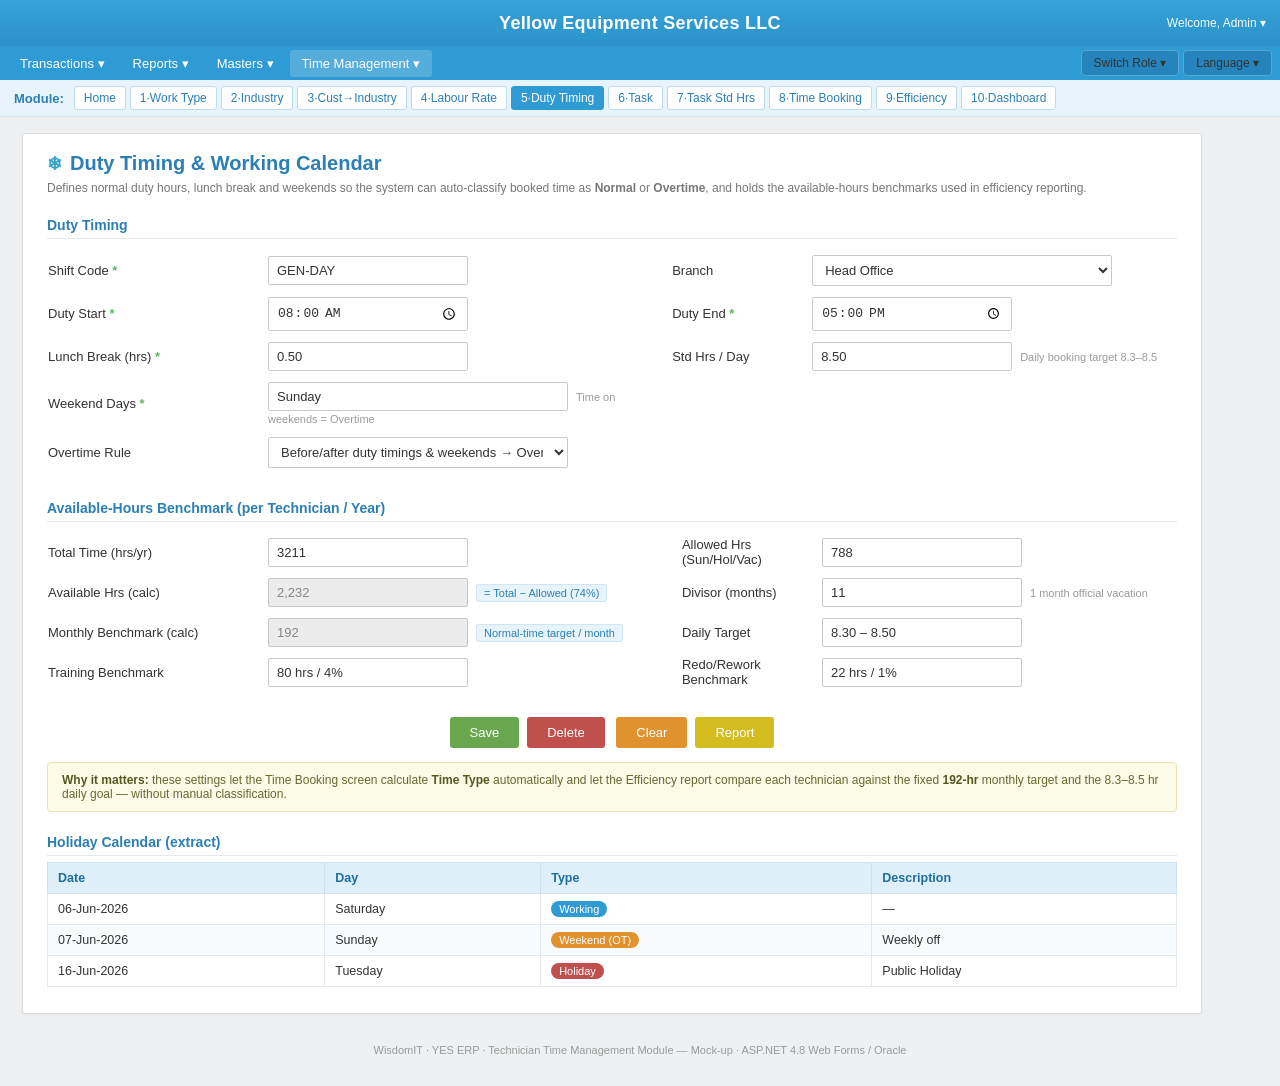
<file: Mockups/05_duty_timing_master.html>
﻿<!DOCTYPE html>
<html lang="en">
<head>
<meta charset="UTF-8"><meta name="viewport" content="width=device-width, initial-scale=1.0">
<title>Duty Timing &amp; Calendar – YES ERP</title>
<link rel="stylesheet" href="css/erp.css">
</head>
<body>
<div class="erp-header"><h1>Yellow Equipment Services LLC</h1><span class="welcome">Welcome, Admin ▾</span></div>
<div class="erp-menu"><a>Transactions ▾</a><a>Reports ▾</a><a>Masters ▾</a><a class="active">Time Management ▾</a>
  <span class="spacer"></span><span class="pill">Switch Role ▾</span><span class="pill">Language ▾</span></div>
<div class="mod-nav"><span class="lbl">Module:</span>
  <a href="index.html">Home</a><a href="01_work_type_master.html">1·Work Type</a>
  <a href="02_industry_master.html">2·Industry</a><a href="03_customer_industry_mapping.html">3·Cust→Industry</a>
  <a href="04_labour_rate_master.html">4·Labour Rate</a><a class="active" href="05_duty_timing_master.html">5·Duty Timing</a>
  <a href="06_task_master.html">6·Task</a><a href="07_task_standard_hours.html">7·Task Std Hrs</a>
  <a href="08_time_booking_entry.html">8·Time Booking</a>
  <a href="09_technician_efficiency_report.html">9·Efficiency</a>
  <a href="10_performance_dashboard.html">10·Dashboard</a>
</div>

<div class="page"><div class="card">
  <h1 class="page-title"><span class="ico">❄</span> Duty Timing &amp; Working Calendar</h1>
  <p class="page-sub">Defines normal duty hours, lunch break and weekends so the system can auto-classify booked time as <b>Normal</b> or <b>Overtime</b>, and holds the available-hours benchmarks used in efficiency reporting.</p>

  <div class="section-h">Duty Timing</div>
  <table class="frm">
    <tr><td class="lbl">Shift Code <span class="req">*</span></td><td><input type="text" class="short" value="GEN-DAY"></td>
        <td class="lbl2">Branch</td><td><select class="short"><option selected>Head Office</option><option>Workshop</option></select></td></tr>
    <tr><td class="lbl">Duty Start <span class="req">*</span></td><td><input type="time" class="short" value="08:00"></td>
        <td class="lbl2">Duty End <span class="req">*</span></td><td><input type="time" class="short" value="17:00"></td></tr>
    <tr><td class="lbl">Lunch Break (hrs) <span class="req">*</span></td><td><input type="text" class="short" value="0.50"></td>
        <td class="lbl2">Std Hrs / Day</td><td><input type="text" class="short" value="8.50"><span class="hint">Daily booking target 8.3–8.5</span></td></tr>
    <tr><td class="lbl">Weekend Days <span class="req">*</span></td>
        <td><input type="text" class="mid" value="Sunday"><span class="hint">Time on weekends = Overtime</span></td></tr>
    <tr><td class="lbl">Overtime Rule</td>
        <td><select><option selected>Before/after duty timings &amp; weekends → Overtime</option><option>Manual flag</option></select></td></tr>
  </table>

  <div class="section-h">Available-Hours Benchmark (per Technician / Year)</div>
  <table class="frm">
    <tr><td class="lbl">Total Time (hrs/yr)</td><td><input type="text" class="short" value="3211"></td>
        <td class="lbl2">Allowed Hrs (Sun/Hol/Vac)</td><td><input type="text" class="short" value="788"></td></tr>
    <tr><td class="lbl">Available Hrs (calc)</td><td><input type="text" class="short auto" value="2,232" disabled><span class="calc-badge">= Total − Allowed (74%)</span></td>
        <td class="lbl2">Divisor (months)</td><td><input type="text" class="short" value="11"><span class="hint">1 month official vacation</span></td></tr>
    <tr><td class="lbl">Monthly Benchmark (calc)</td><td><input type="text" class="short auto" value="192" disabled><span class="calc-badge">Normal-time target / month</span></td>
        <td class="lbl2">Daily Target</td><td><input type="text" class="short" value="8.30 – 8.50"></td></tr>
    <tr><td class="lbl">Training Benchmark</td><td><input type="text" class="short" value="80 hrs / 4%"></td>
        <td class="lbl2">Redo/Rework Benchmark</td><td><input type="text" class="short" value="22 hrs / 1%"></td></tr>
  </table>

  <div class="btn-row">
    <button class="btn btn-save">Save</button><button class="btn btn-del">Delete</button>
    <button class="btn btn-clear">Clear</button><button class="btn btn-report">Report</button>
  </div>

  <div class="note"><b>Why it matters:</b> these settings let the Time Booking screen calculate <b>Time Type</b> automatically and let the Efficiency report compare each technician against the fixed <b>192-hr</b> monthly target and the 8.3–8.5 hr daily goal — without manual classification.</div>

  <div class="section-h">Holiday Calendar (extract)</div>
  <table class="grid">
    <thead><tr><th>Date</th><th>Day</th><th>Type</th><th>Description</th></tr></thead>
    <tbody>
      <tr><td>06-Jun-2026</td><td>Saturday</td><td><span class="badge blue">Working</span></td><td>—</td></tr>
      <tr><td>07-Jun-2026</td><td>Sunday</td><td><span class="badge amber">Weekend (OT)</span></td><td>Weekly off</td></tr>
      <tr><td>16-Jun-2026</td><td>Tuesday</td><td><span class="badge red">Holiday</span></td><td>Public Holiday</td></tr>
    </tbody>
  </table>
</div></div>
<div class="footer-note">WisdomIT · YES ERP · Technician Time Management Module — Mock-up · ASP.NET 4.8 Web Forms / Oracle</div>
</body></html>
</file>
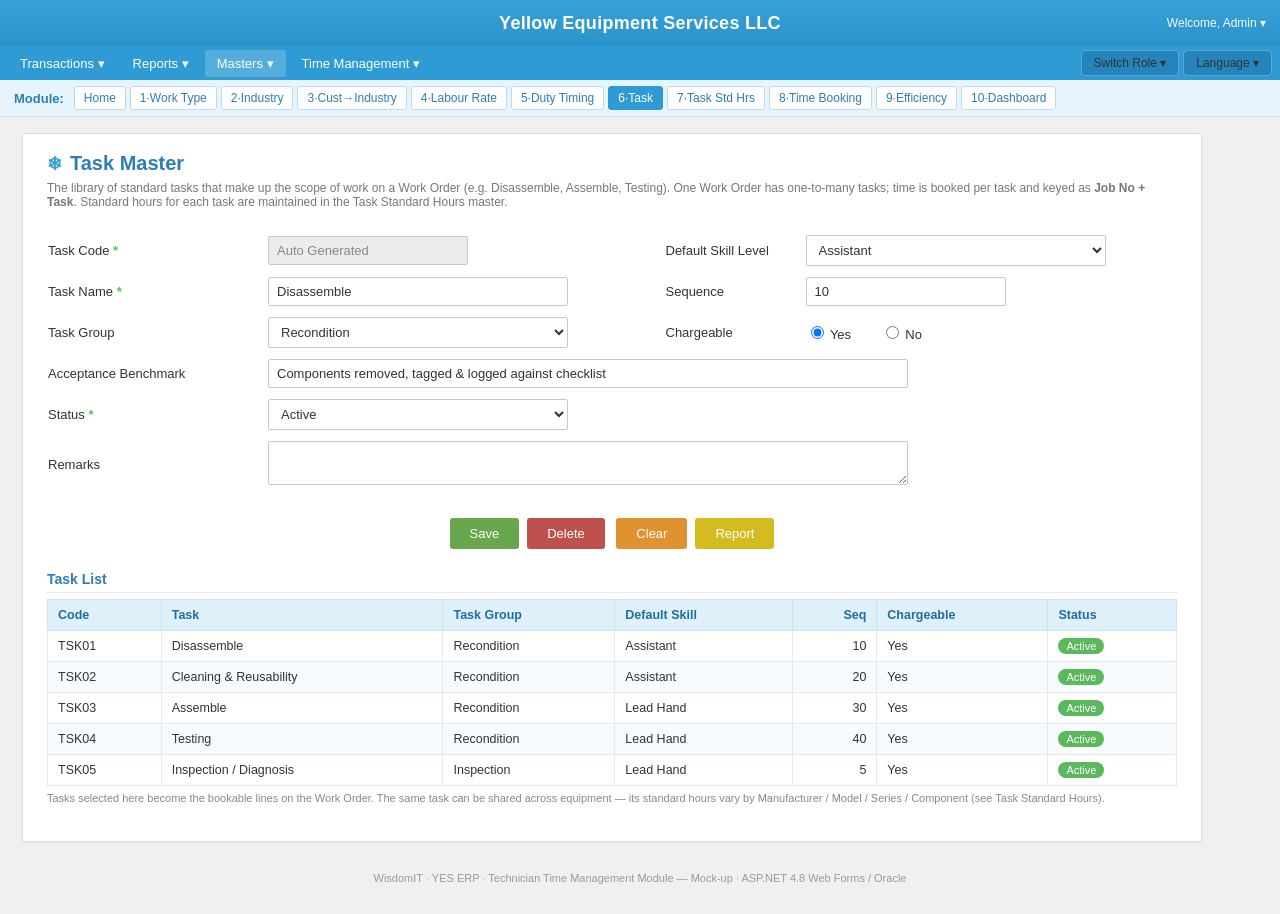
<file: Mockups/06_task_master.html>
﻿<!DOCTYPE html>
<html lang="en">
<head>
<meta charset="UTF-8"><meta name="viewport" content="width=device-width, initial-scale=1.0">
<title>Task Master – YES ERP</title>
<link rel="stylesheet" href="css/erp.css">
</head>
<body>
<div class="erp-header"><h1>Yellow Equipment Services LLC</h1><span class="welcome">Welcome, Admin ▾</span></div>
<div class="erp-menu"><a>Transactions ▾</a><a>Reports ▾</a><a class="active">Masters ▾</a><a>Time Management ▾</a>
  <span class="spacer"></span><span class="pill">Switch Role ▾</span><span class="pill">Language ▾</span></div>
<div class="mod-nav"><span class="lbl">Module:</span>
  <a href="index.html">Home</a><a href="01_work_type_master.html">1·Work Type</a>
  <a href="02_industry_master.html">2·Industry</a><a href="03_customer_industry_mapping.html">3·Cust→Industry</a>
  <a href="04_labour_rate_master.html">4·Labour Rate</a><a href="05_duty_timing_master.html">5·Duty Timing</a>
  <a class="active" href="06_task_master.html">6·Task</a><a href="07_task_standard_hours.html">7·Task Std Hrs</a>
  <a href="08_time_booking_entry.html">8·Time Booking</a>
  <a href="09_technician_efficiency_report.html">9·Efficiency</a>
  <a href="10_performance_dashboard.html">10·Dashboard</a>
</div>

<div class="page"><div class="card">
  <h1 class="page-title"><span class="ico">❄</span> Task Master</h1>
  <p class="page-sub">The library of standard tasks that make up the scope of work on a Work Order (e.g. Disassemble, Assemble, Testing). One Work Order has one-to-many tasks; time is booked per task and keyed as <b>Job No + Task</b>. Standard hours for each task are maintained in the Task Standard Hours master.</p>

  <table class="frm">
    <tr><td class="lbl">Task Code <span class="req">*</span></td>
        <td><input type="text" class="auto short" value="Auto Generated" disabled></td>
        <td class="lbl2">Default Skill Level</td>
        <td><select class="short"><option>Lead Hand</option><option selected>Assistant</option></select></td></tr>
    <tr><td class="lbl">Task Name <span class="req">*</span></td>
        <td><input type="text" class="mid" value="Disassemble"></td>
        <td class="lbl2">Sequence</td><td><input type="text" class="short" value="10"></td></tr>
    <tr><td class="lbl">Task Group</td>
        <td><select class="mid"><option selected>Recondition</option><option>Repair</option><option>Inspection</option><option>Service</option></select></td>
        <td class="lbl2">Chargeable</td>
        <td class="radio-row"><label><input type="radio" name="chg" checked> Yes</label>
            <label><input type="radio" name="chg"> No</label></td></tr>
    <tr><td class="lbl">Acceptance Benchmark</td>
        <td colspan="3"><input type="text" style="max-width:640px;" value="Components removed, tagged &amp; logged against checklist"></td></tr>
    <tr><td class="lbl">Status <span class="req">*</span></td>
        <td><select class="short"><option selected>Active</option><option>Inactive</option></select></td></tr>
    <tr><td class="lbl">Remarks</td><td colspan="3"><textarea rows="2"></textarea></td></tr>
  </table>

  <div class="btn-row">
    <button class="btn btn-save">Save</button><button class="btn btn-del">Delete</button>
    <button class="btn btn-clear">Clear</button><button class="btn btn-report">Report</button>
  </div>

  <div class="section-h">Task List</div>
  <table class="grid">
    <thead><tr><th>Code</th><th>Task</th><th>Task Group</th><th>Default Skill</th><th class="num">Seq</th><th>Chargeable</th><th>Status</th></tr></thead>
    <tbody>
      <tr><td>TSK01</td><td>Disassemble</td><td>Recondition</td><td>Assistant</td><td class="num">10</td><td>Yes</td><td><span class="badge green">Active</span></td></tr>
      <tr><td>TSK02</td><td>Cleaning &amp; Reusability</td><td>Recondition</td><td>Assistant</td><td class="num">20</td><td>Yes</td><td><span class="badge green">Active</span></td></tr>
      <tr><td>TSK03</td><td>Assemble</td><td>Recondition</td><td>Lead Hand</td><td class="num">30</td><td>Yes</td><td><span class="badge green">Active</span></td></tr>
      <tr><td>TSK04</td><td>Testing</td><td>Recondition</td><td>Lead Hand</td><td class="num">40</td><td>Yes</td><td><span class="badge green">Active</span></td></tr>
      <tr><td>TSK05</td><td>Inspection / Diagnosis</td><td>Inspection</td><td>Lead Hand</td><td class="num">5</td><td>Yes</td><td><span class="badge green">Active</span></td></tr>
    </tbody>
  </table>
  <p class="legend">Tasks selected here become the bookable lines on the Work Order. The same task can be shared across equipment — its standard hours vary by Manufacturer / Model / Series / Component (see Task Standard Hours).</p>
</div></div>
<div class="footer-note">WisdomIT · YES ERP · Technician Time Management Module — Mock-up · ASP.NET 4.8 Web Forms / Oracle</div>
</body></html>
</file>
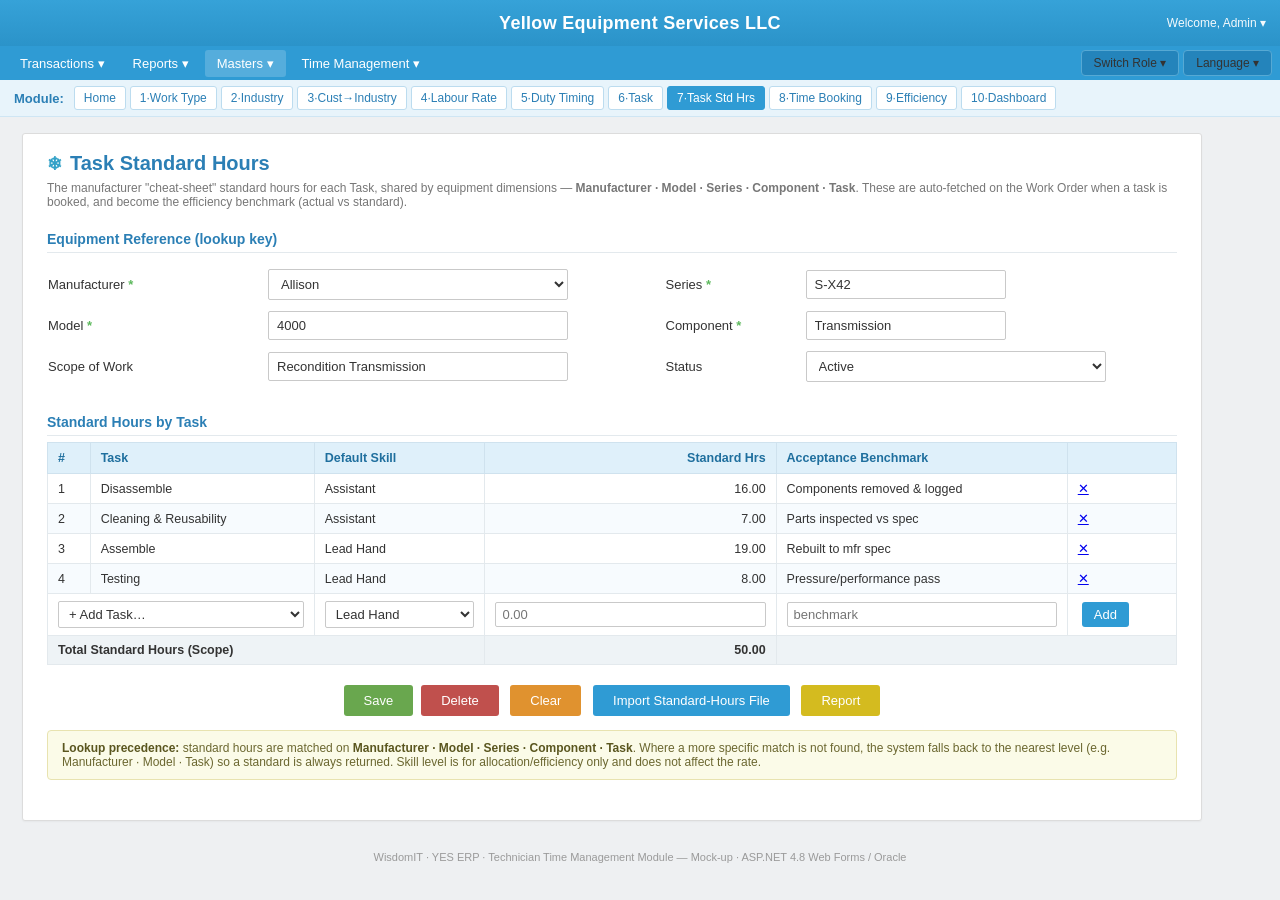
<file: Mockups/07_task_standard_hours.html>
﻿<!DOCTYPE html>
<html lang="en">
<head>
<meta charset="UTF-8"><meta name="viewport" content="width=device-width, initial-scale=1.0">
<title>Task Standard Hours – YES ERP</title>
<link rel="stylesheet" href="css/erp.css">
</head>
<body>
<div class="erp-header"><h1>Yellow Equipment Services LLC</h1><span class="welcome">Welcome, Admin ▾</span></div>
<div class="erp-menu"><a>Transactions ▾</a><a>Reports ▾</a><a class="active">Masters ▾</a><a>Time Management ▾</a>
  <span class="spacer"></span><span class="pill">Switch Role ▾</span><span class="pill">Language ▾</span></div>
<div class="mod-nav"><span class="lbl">Module:</span>
  <a href="index.html">Home</a><a href="01_work_type_master.html">1·Work Type</a>
  <a href="02_industry_master.html">2·Industry</a><a href="03_customer_industry_mapping.html">3·Cust→Industry</a>
  <a href="04_labour_rate_master.html">4·Labour Rate</a><a href="05_duty_timing_master.html">5·Duty Timing</a>
  <a href="06_task_master.html">6·Task</a><a class="active" href="07_task_standard_hours.html">7·Task Std Hrs</a>
  <a href="08_time_booking_entry.html">8·Time Booking</a>
  <a href="09_technician_efficiency_report.html">9·Efficiency</a>
  <a href="10_performance_dashboard.html">10·Dashboard</a>
</div>

<div class="page"><div class="card">
  <h1 class="page-title"><span class="ico">❄</span> Task Standard Hours</h1>
  <p class="page-sub">The manufacturer "cheat-sheet" standard hours for each Task, shared by equipment dimensions — <b>Manufacturer · Model · Series · Component · Task</b>. These are auto-fetched on the Work Order when a task is booked, and become the efficiency benchmark (actual vs standard).</p>

  <div class="section-h">Equipment Reference (lookup key)</div>
  <table class="frm">
    <tr><td class="lbl">Manufacturer <span class="req">*</span></td>
        <td><select class="mid"><option selected>Allison</option><option>Caterpillar</option><option>Cummins</option></select></td>
        <td class="lbl2">Series <span class="req">*</span></td><td><input type="text" class="short" value="S-X42"></td></tr>
    <tr><td class="lbl">Model <span class="req">*</span></td>
        <td><input type="text" class="mid" value="4000"></td>
        <td class="lbl2">Component <span class="req">*</span></td><td><input type="text" class="short" value="Transmission"></td></tr>
    <tr><td class="lbl">Scope of Work</td>
        <td><input type="text" class="mid" value="Recondition Transmission"></td>
        <td class="lbl2">Status</td><td><select class="short"><option selected>Active</option><option>Inactive</option></select></td></tr>
  </table>

  <div class="section-h">Standard Hours by Task</div>
  <table class="grid">
    <thead><tr><th>#</th><th>Task</th><th>Default Skill</th><th class="num">Standard Hrs</th><th>Acceptance Benchmark</th><th></th></tr></thead>
    <tbody>
      <tr><td>1</td><td>Disassemble</td><td>Assistant</td><td class="num">16.00</td><td>Components removed &amp; logged</td><td><a href="#">✕</a></td></tr>
      <tr><td>2</td><td>Cleaning &amp; Reusability</td><td>Assistant</td><td class="num">7.00</td><td>Parts inspected vs spec</td><td><a href="#">✕</a></td></tr>
      <tr><td>3</td><td>Assemble</td><td>Lead Hand</td><td class="num">19.00</td><td>Rebuilt to mfr spec</td><td><a href="#">✕</a></td></tr>
      <tr><td>4</td><td>Testing</td><td>Lead Hand</td><td class="num">8.00</td><td>Pressure/performance pass</td><td><a href="#">✕</a></td></tr>
      <tr><td colspan="2"><select class="short"><option>+ Add Task…</option><option>Disassemble</option><option>Cleaning &amp; Reusability</option><option>Assemble</option><option>Testing</option><option>Inspection / Diagnosis</option></select></td>
          <td><select class="short"><option>Lead Hand</option><option>Assistant</option></select></td>
          <td><input type="text" class="short" placeholder="0.00"></td><td><input type="text" placeholder="benchmark"></td>
          <td><button class="btn btn-add" style="padding:5px 12px;">Add</button></td></tr>
    </tbody>
    <tfoot><tr class="grid-foot"><td colspan="3">Total Standard Hours (Scope)</td><td class="num">50.00</td><td colspan="2"></td></tr></tfoot>
  </table>

  <div class="btn-row">
    <button class="btn btn-save">Save</button><button class="btn btn-del">Delete</button>
    <button class="btn btn-clear">Clear</button>
    <button class="btn btn-add">Import Standard-Hours File</button>
    <button class="btn btn-report">Report</button>
  </div>

  <div class="note"><b>Lookup precedence:</b> standard hours are matched on <b>Manufacturer · Model · Series · Component · Task</b>. Where a more specific match is not found, the system falls back to the nearest level (e.g. Manufacturer · Model · Task) so a standard is always returned. Skill level is for allocation/efficiency only and does not affect the rate.</div>
</div></div>
<div class="footer-note">WisdomIT · YES ERP · Technician Time Management Module — Mock-up · ASP.NET 4.8 Web Forms / Oracle</div>
</body></html>
</file>
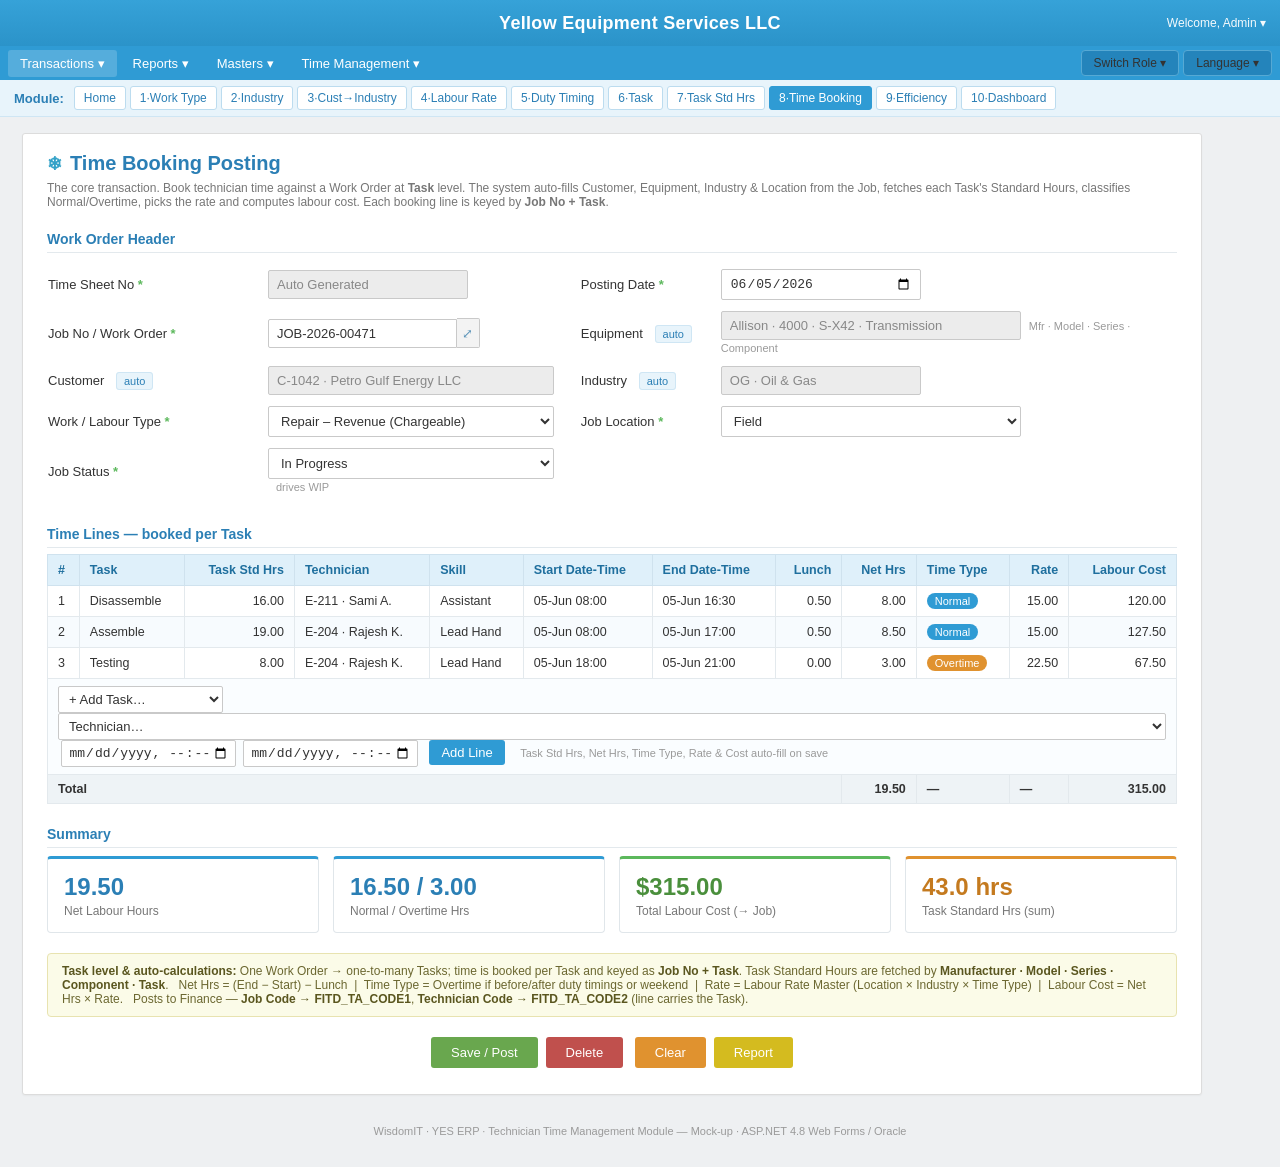
<file: Mockups/08_time_booking_entry.html>
﻿<!DOCTYPE html>
<html lang="en">
<head>
<meta charset="UTF-8"><meta name="viewport" content="width=device-width, initial-scale=1.0">
<title>Time Booking Posting – YES ERP</title>
<link rel="stylesheet" href="css/erp.css">
</head>
<body>
<div class="erp-header"><h1>Yellow Equipment Services LLC</h1><span class="welcome">Welcome, Admin ▾</span></div>
<div class="erp-menu"><a class="active">Transactions ▾</a><a>Reports ▾</a><a>Masters ▾</a><a>Time Management ▾</a>
  <span class="spacer"></span><span class="pill">Switch Role ▾</span><span class="pill">Language ▾</span></div>
<div class="mod-nav"><span class="lbl">Module:</span>
  <a href="index.html">Home</a><a href="01_work_type_master.html">1·Work Type</a>
  <a href="02_industry_master.html">2·Industry</a><a href="03_customer_industry_mapping.html">3·Cust→Industry</a>
  <a href="04_labour_rate_master.html">4·Labour Rate</a><a href="05_duty_timing_master.html">5·Duty Timing</a>
  <a href="06_task_master.html">6·Task</a><a href="07_task_standard_hours.html">7·Task Std Hrs</a>
  <a class="active" href="08_time_booking_entry.html">8·Time Booking</a>
  <a href="09_technician_efficiency_report.html">9·Efficiency</a>
  <a href="10_performance_dashboard.html">10·Dashboard</a>
</div>

<div class="page"><div class="card">
  <h1 class="page-title"><span class="ico">❄</span> Time Booking Posting</h1>
  <p class="page-sub">The core transaction. Book technician time against a Work Order at <b>Task</b> level. The system auto-fills Customer, Equipment, Industry &amp; Location from the Job, fetches each Task's Standard Hours, classifies Normal/Overtime, picks the rate and computes labour cost. Each booking line is keyed by <b>Job No + Task</b>.</p>

  <div class="section-h">Work Order Header</div>
  <table class="frm">
    <tr><td class="lbl">Time Sheet No <span class="req">*</span></td>
        <td><input type="text" class="auto short" value="Auto Generated" disabled></td>
        <td class="lbl2">Posting Date <span class="req">*</span></td><td><input type="date" class="short" value="2026-06-05"></td></tr>
    <tr><td class="lbl">Job No / Work Order <span class="req">*</span></td>
        <td><span class="with-icon"><input type="text" class="mid" value="JOB-2026-00471"><span class="field-icon">⤢</span></span></td>
        <td class="lbl2">Equipment <span class="calc-badge">auto</span></td>
        <td><input type="text" class="mid auto" value="Allison · 4000 · S-X42 · Transmission" disabled><span class="hint">Mfr · Model · Series · Component</span></td></tr>
    <tr><td class="lbl">Customer <span class="calc-badge">auto</span></td>
        <td><input type="text" class="mid auto" value="C-1042 · Petro Gulf Energy LLC" disabled></td>
        <td class="lbl2">Industry <span class="calc-badge">auto</span></td>
        <td><input type="text" class="short auto" value="OG · Oil &amp; Gas" disabled></td></tr>
    <tr><td class="lbl">Work / Labour Type <span class="req">*</span></td>
        <td><select class="mid"><option selected>Repair – Revenue (Chargeable)</option><option>Warranty</option><option>Non-Chargeable – Training</option><option>Idle / Loss Time</option></select></td>
        <td class="lbl2">Job Location <span class="req">*</span></td>
        <td><select class="short"><option selected>Field</option><option>Workshop</option><option>Service</option></select></td></tr>
    <tr><td class="lbl">Job Status <span class="req">*</span></td>
        <td><select class="short"><option selected>In Progress</option><option>Completed</option><option>On Hold</option></select><span class="hint">drives WIP</span></td></tr>
  </table>

  <div class="section-h">Time Lines — booked per Task</div>
  <table class="grid">
    <thead><tr>
      <th>#</th><th>Task</th><th class="num">Task Std Hrs</th><th>Technician</th><th>Skill</th>
      <th>Start Date-Time</th><th>End Date-Time</th><th class="num">Lunch</th>
      <th class="num">Net Hrs</th><th>Time Type</th>
      <th class="num">Rate</th><th class="num">Labour Cost</th></tr></thead>
    <tbody>
      <tr>
        <td>1</td><td>Disassemble</td><td class="num">16.00</td><td>E-211 · Sami A.</td><td>Assistant</td>
        <td>05-Jun 08:00</td><td>05-Jun 16:30</td><td class="num">0.50</td>
        <td class="num">8.00</td><td><span class="badge blue">Normal</span></td>
        <td class="num">15.00</td><td class="num">120.00</td></tr>
      <tr>
        <td>2</td><td>Assemble</td><td class="num">19.00</td><td>E-204 · Rajesh K.</td><td>Lead Hand</td>
        <td>05-Jun 08:00</td><td>05-Jun 17:00</td><td class="num">0.50</td>
        <td class="num">8.50</td><td><span class="badge blue">Normal</span></td>
        <td class="num">15.00</td><td class="num">127.50</td></tr>
      <tr>
        <td>3</td><td>Testing</td><td class="num">8.00</td><td>E-204 · Rajesh K.</td><td>Lead Hand</td>
        <td>05-Jun 18:00</td><td>05-Jun 21:00</td><td class="num">0.00</td>
        <td class="num">3.00</td><td><span class="badge amber">Overtime</span></td>
        <td class="num">22.50</td><td class="num">67.50</td></tr>
      <tr>
        <td colspan="12" style="background:#fafdff;">
          <span class="with-icon"><select class="short"><option>+ Add Task…</option><option>Disassemble</option><option>Assemble</option><option>Testing</option><option>Cleaning &amp; Reusability</option></select></span>
          &nbsp;<select class="short"><option>Technician…</option><option>E-204 · Rajesh K.</option><option>E-211 · Sami A.</option><option>E-230 · Imran H.</option></select>
          &nbsp;<input type="datetime-local" class="short" style="max-width:175px;">
          &nbsp;<input type="datetime-local" class="short" style="max-width:175px;">
          &nbsp;<button class="btn btn-add" style="padding:5px 12px;">Add Line</button>
          <span class="hint">Task Std Hrs, Net Hrs, Time Type, Rate &amp; Cost auto-fill on save</span>
        </td></tr>
    </tbody>
    <tfoot>
      <tr class="grid-foot"><td colspan="8">Total</td><td class="num">19.50</td><td>—</td><td>—</td><td class="num">315.00</td></tr>
    </tfoot>
  </table>

  <div class="section-h">Summary</div>
  <div class="kpi-wrap">
    <div class="kpi"><div class="k-val">19.50</div><div class="k-lbl">Net Labour Hours</div></div>
    <div class="kpi"><div class="k-val">16.50 / 3.00</div><div class="k-lbl">Normal / Overtime Hrs</div></div>
    <div class="kpi good"><div class="k-val">$315.00</div><div class="k-lbl">Total Labour Cost (→ Job)</div></div>
    <div class="kpi warn"><div class="k-val">43.0 hrs</div><div class="k-lbl">Task Standard Hrs (sum)</div></div>
  </div>

  <div class="note">
    <b>Task level &amp; auto-calculations:</b>
    One Work Order → one-to-many Tasks; time is booked per Task and keyed as <b>Job No + Task</b>.
    Task Standard Hours are fetched by <b>Manufacturer · Model · Series · Component · Task</b>. &nbsp;
    Net Hrs = (End − Start) − Lunch &nbsp;|&nbsp; Time Type = Overtime if before/after duty timings or weekend &nbsp;|&nbsp;
    Rate = Labour Rate Master (Location × Industry × Time Type) &nbsp;|&nbsp; Labour Cost = Net Hrs × Rate. &nbsp;
    Posts to Finance — <b>Job Code → FITD_TA_CODE1</b>, <b>Technician Code → FITD_TA_CODE2</b> (line carries the Task).
  </div>

  <div class="btn-row">
    <button class="btn btn-save">Save / Post</button><button class="btn btn-del">Delete</button>
    <button class="btn btn-clear">Clear</button><button class="btn btn-report">Report</button>
  </div>
</div></div>
<div class="footer-note">WisdomIT · YES ERP · Technician Time Management Module — Mock-up · ASP.NET 4.8 Web Forms / Oracle</div>
</body></html>
</file>
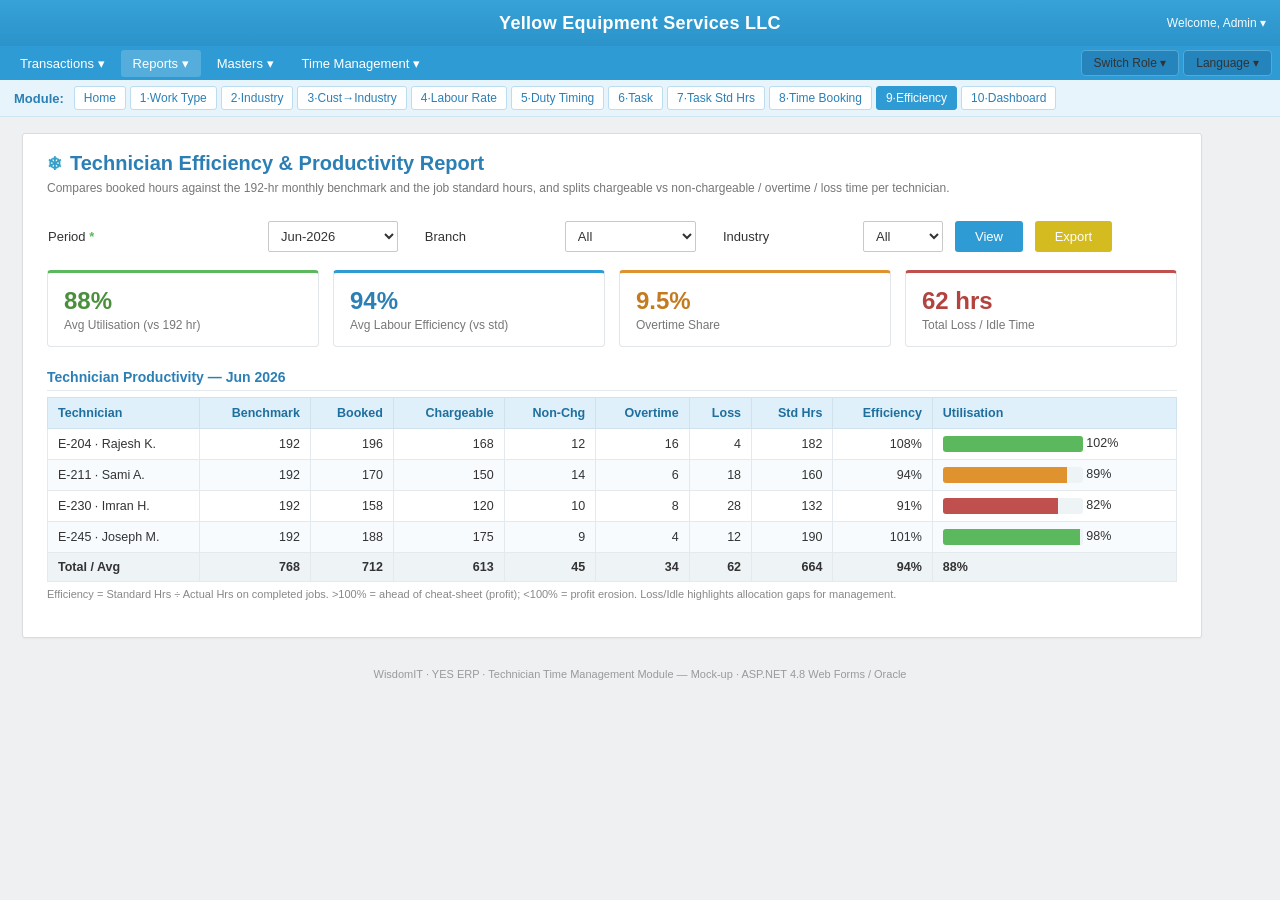
<file: Mockups/09_technician_efficiency_report.html>
﻿<!DOCTYPE html>
<html lang="en">
<head>
<meta charset="UTF-8"><meta name="viewport" content="width=device-width, initial-scale=1.0">
<title>Technician Efficiency &amp; Productivity – YES ERP</title>
<link rel="stylesheet" href="css/erp.css">
</head>
<body>
<div class="erp-header"><h1>Yellow Equipment Services LLC</h1><span class="welcome">Welcome, Admin ▾</span></div>
<div class="erp-menu"><a>Transactions ▾</a><a class="active">Reports ▾</a><a>Masters ▾</a><a>Time Management ▾</a>
  <span class="spacer"></span><span class="pill">Switch Role ▾</span><span class="pill">Language ▾</span></div>
<div class="mod-nav"><span class="lbl">Module:</span>
  <a href="index.html">Home</a><a href="01_work_type_master.html">1·Work Type</a>
  <a href="02_industry_master.html">2·Industry</a><a href="03_customer_industry_mapping.html">3·Cust→Industry</a>
  <a href="04_labour_rate_master.html">4·Labour Rate</a><a href="05_duty_timing_master.html">5·Duty Timing</a>
  <a href="06_task_master.html">6·Task</a><a href="07_task_standard_hours.html">7·Task Std Hrs</a>
  <a href="08_time_booking_entry.html">8·Time Booking</a>
  <a class="active" href="09_technician_efficiency_report.html">9·Efficiency</a>
  <a href="10_performance_dashboard.html">10·Dashboard</a>
</div>

<div class="page"><div class="card">
  <h1 class="page-title"><span class="ico">❄</span> Technician Efficiency &amp; Productivity Report</h1>
  <p class="page-sub">Compares booked hours against the 192-hr monthly benchmark and the job standard hours, and splits chargeable vs non-chargeable / overtime / loss time per technician.</p>

  <table class="frm">
    <tr><td class="lbl">Period <span class="req">*</span></td>
        <td><select class="short"><option selected>Jun-2026</option><option>May-2026</option></select></td>
        <td class="lbl2">Branch</td><td><select class="short"><option selected>All</option><option>Workshop</option></select></td>
        <td class="lbl2">Industry</td><td><select class="short"><option selected>All</option><option>OG</option><option>GC</option></select></td>
        <td><button class="btn btn-add" style="margin-left:10px;">View</button>
            <button class="btn btn-report">Export</button></td></tr>
  </table>

  <div class="kpi-wrap">
    <div class="kpi good"><div class="k-val">88%</div><div class="k-lbl">Avg Utilisation (vs 192 hr)</div></div>
    <div class="kpi"><div class="k-val">94%</div><div class="k-lbl">Avg Labour Efficiency (vs std)</div></div>
    <div class="kpi warn"><div class="k-val">9.5%</div><div class="k-lbl">Overtime Share</div></div>
    <div class="kpi bad"><div class="k-val">62 hrs</div><div class="k-lbl">Total Loss / Idle Time</div></div>
  </div>

  <div class="section-h">Technician Productivity — Jun 2026</div>
  <table class="grid">
    <thead><tr>
      <th>Technician</th><th class="num">Benchmark</th><th class="num">Booked</th>
      <th class="num">Chargeable</th><th class="num">Non-Chg</th><th class="num">Overtime</th>
      <th class="num">Loss</th><th class="num">Std Hrs</th><th class="num">Efficiency</th><th>Utilisation</th></tr></thead>
    <tbody>
      <tr><td>E-204 · Rajesh K.</td><td class="num">192</td><td class="num">196</td><td class="num">168</td><td class="num">12</td><td class="num">16</td><td class="num">4</td><td class="num">182</td>
          <td class="num">108%</td><td><span class="bar-track"><span class="bar-fill" style="width:100%"></span></span> 102%</td></tr>
      <tr><td>E-211 · Sami A.</td><td class="num">192</td><td class="num">170</td><td class="num">150</td><td class="num">14</td><td class="num">6</td><td class="num">18</td><td class="num">160</td>
          <td class="num">94%</td><td><span class="bar-track"><span class="bar-fill amber" style="width:89%"></span></span> 89%</td></tr>
      <tr><td>E-230 · Imran H.</td><td class="num">192</td><td class="num">158</td><td class="num">120</td><td class="num">10</td><td class="num">8</td><td class="num">28</td><td class="num">132</td>
          <td class="num">91%</td><td><span class="bar-track"><span class="bar-fill red" style="width:82%"></span></span> 82%</td></tr>
      <tr><td>E-245 · Joseph M.</td><td class="num">192</td><td class="num">188</td><td class="num">175</td><td class="num">9</td><td class="num">4</td><td class="num">12</td><td class="num">190</td>
          <td class="num">101%</td><td><span class="bar-track"><span class="bar-fill" style="width:98%"></span></span> 98%</td></tr>
    </tbody>
    <tfoot><tr class="grid-foot"><td>Total / Avg</td><td class="num">768</td><td class="num">712</td><td class="num">613</td><td class="num">45</td><td class="num">34</td><td class="num">62</td><td class="num">664</td><td class="num">94%</td><td>88%</td></tr></tfoot>
  </table>
  <p class="legend">Efficiency = Standard Hrs ÷ Actual Hrs on completed jobs. &gt;100% = ahead of cheat-sheet (profit); &lt;100% = profit erosion. Loss/Idle highlights allocation gaps for management.</p>
</div></div>
<div class="footer-note">WisdomIT · YES ERP · Technician Time Management Module — Mock-up · ASP.NET 4.8 Web Forms / Oracle</div>
</body></html>
</file>
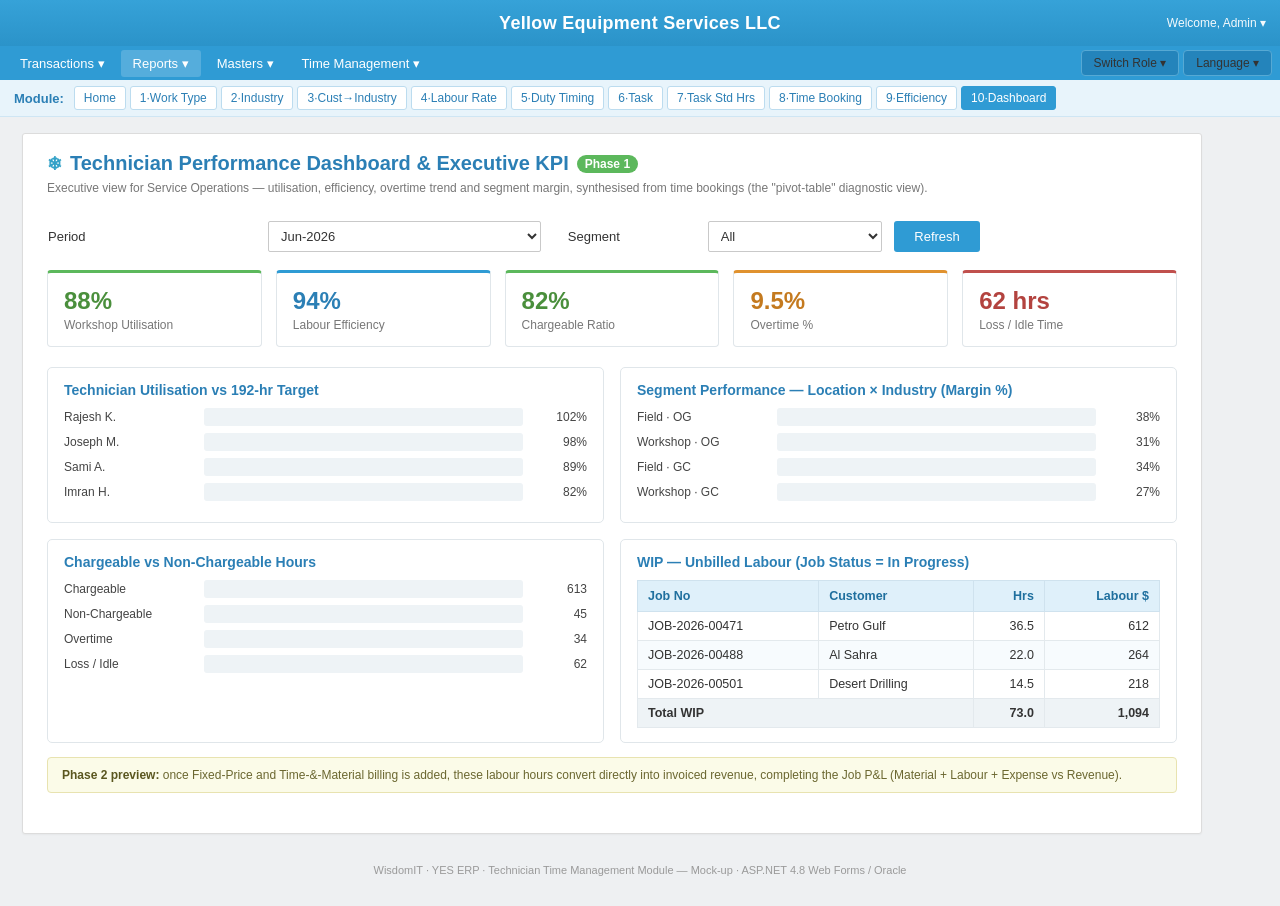
<file: Mockups/10_performance_dashboard.html>
﻿<!DOCTYPE html>
<html lang="en">
<head>
<meta charset="UTF-8"><meta name="viewport" content="width=device-width, initial-scale=1.0">
<title>Technician Performance Dashboard – YES ERP</title>
<link rel="stylesheet" href="css/erp.css">
<style>
 .dash{ display:grid; grid-template-columns:1fr 1fr; gap:16px; }
 .panel{ border:1px solid #e0e6ea; border-radius:5px; padding:14px 16px; background:#fff;}
 .panel h4{ margin:0 0 10px; color:#2b7fb5; font-size:14px;}
 .hbar{ display:flex; align-items:center; gap:10px; margin:7px 0; font-size:12px;}
 .hbar .lab{ width:130px; color:#444;}
 .hbar .track{ flex:1; background:#eef3f6; border-radius:3px; height:18px; overflow:hidden;}
 .hbar .fill{ height:100%; background:#2f9bd4; }
 .hbar .val{ width:54px; text-align:right; color:#444;}
 @media(max-width:900px){ .dash{ grid-template-columns:1fr; } }
</style>
</head>
<body>
<div class="erp-header"><h1>Yellow Equipment Services LLC</h1><span class="welcome">Welcome, Admin ▾</span></div>
<div class="erp-menu"><a>Transactions ▾</a><a class="active">Reports ▾</a><a>Masters ▾</a><a>Time Management ▾</a>
  <span class="spacer"></span><span class="pill">Switch Role ▾</span><span class="pill">Language ▾</span></div>
<div class="mod-nav"><span class="lbl">Module:</span>
  <a href="index.html">Home</a><a href="01_work_type_master.html">1·Work Type</a>
  <a href="02_industry_master.html">2·Industry</a><a href="03_customer_industry_mapping.html">3·Cust→Industry</a>
  <a href="04_labour_rate_master.html">4·Labour Rate</a><a href="05_duty_timing_master.html">5·Duty Timing</a>
  <a href="06_task_master.html">6·Task</a><a href="07_task_standard_hours.html">7·Task Std Hrs</a>
  <a href="08_time_booking_entry.html">8·Time Booking</a>
  <a href="09_technician_efficiency_report.html">9·Efficiency</a>
  <a class="active" href="10_performance_dashboard.html">10·Dashboard</a>
</div>

<div class="page"><div class="card">
  <h1 class="page-title"><span class="ico">❄</span> Technician Performance Dashboard &amp; Executive KPI <span class="badge green" style="font-size:12px;">Phase 1</span></h1>
  <p class="page-sub">Executive view for Service Operations — utilisation, efficiency, overtime trend and segment margin, synthesised from time bookings (the "pivot-table" diagnostic view).</p>

  <table class="frm">
    <tr><td class="lbl">Period</td><td><select class="short"><option selected>Jun-2026</option><option>Q2-2026</option></select></td>
        <td class="lbl2">Segment</td><td><select class="short"><option selected>All</option><option>OG</option><option>GC</option></select></td>
        <td><button class="btn btn-add" style="margin-left:10px;">Refresh</button></td></tr>
  </table>

  <div class="kpi-wrap">
    <div class="kpi good"><div class="k-val">88%</div><div class="k-lbl">Workshop Utilisation</div></div>
    <div class="kpi"><div class="k-val">94%</div><div class="k-lbl">Labour Efficiency</div></div>
    <div class="kpi good"><div class="k-val">82%</div><div class="k-lbl">Chargeable Ratio</div></div>
    <div class="kpi warn"><div class="k-val">9.5%</div><div class="k-lbl">Overtime %</div></div>
    <div class="kpi bad"><div class="k-val">62 hrs</div><div class="k-lbl">Loss / Idle Time</div></div>
  </div>

  <div class="dash">
    <div class="panel">
      <h4>Technician Utilisation vs 192-hr Target</h4>
      <div class="hbar"><span class="lab">Rajesh K.</span><span class="track"><span class="fill" style="width:100%;background:#5cb85c;"></span></span><span class="val">102%</span></div>
      <div class="hbar"><span class="lab">Joseph M.</span><span class="track"><span class="fill" style="width:98%;background:#5cb85c;"></span></span><span class="val">98%</span></div>
      <div class="hbar"><span class="lab">Sami A.</span><span class="track"><span class="fill" style="width:89%;background:#e0922f;"></span></span><span class="val">89%</span></div>
      <div class="hbar"><span class="lab">Imran H.</span><span class="track"><span class="fill" style="width:82%;background:#c0504d;"></span></span><span class="val">82%</span></div>
    </div>

    <div class="panel">
      <h4>Segment Performance — Location × Industry (Margin %)</h4>
      <div class="hbar"><span class="lab">Field · OG</span><span class="track"><span class="fill" style="width:78%;"></span></span><span class="val">38%</span></div>
      <div class="hbar"><span class="lab">Workshop · OG</span><span class="track"><span class="fill" style="width:62%;"></span></span><span class="val">31%</span></div>
      <div class="hbar"><span class="lab">Field · GC</span><span class="track"><span class="fill" style="width:70%;"></span></span><span class="val">34%</span></div>
      <div class="hbar"><span class="lab">Workshop · GC</span><span class="track"><span class="fill" style="width:54%;"></span></span><span class="val">27%</span></div>
    </div>

    <div class="panel">
      <h4>Chargeable vs Non-Chargeable Hours</h4>
      <div class="hbar"><span class="lab">Chargeable</span><span class="track"><span class="fill" style="width:82%;background:#5cb85c;"></span></span><span class="val">613</span></div>
      <div class="hbar"><span class="lab">Non-Chargeable</span><span class="track"><span class="fill" style="width:6%;background:#e0922f;"></span></span><span class="val">45</span></div>
      <div class="hbar"><span class="lab">Overtime</span><span class="track"><span class="fill" style="width:5%;background:#2f9bd4;"></span></span><span class="val">34</span></div>
      <div class="hbar"><span class="lab">Loss / Idle</span><span class="track"><span class="fill" style="width:8%;background:#c0504d;"></span></span><span class="val">62</span></div>
    </div>

    <div class="panel">
      <h4>WIP — Unbilled Labour (Job Status = In Progress)</h4>
      <table class="grid" style="margin-top:2px;">
        <thead><tr><th>Job No</th><th>Customer</th><th class="num">Hrs</th><th class="num">Labour $</th></tr></thead>
        <tbody>
          <tr><td>JOB-2026-00471</td><td>Petro Gulf</td><td class="num">36.5</td><td class="num">612</td></tr>
          <tr><td>JOB-2026-00488</td><td>Al Sahra</td><td class="num">22.0</td><td class="num">264</td></tr>
          <tr><td>JOB-2026-00501</td><td>Desert Drilling</td><td class="num">14.5</td><td class="num">218</td></tr>
        </tbody>
        <tfoot><tr class="grid-foot"><td colspan="2">Total WIP</td><td class="num">73.0</td><td class="num">1,094</td></tr></tfoot>
      </table>
    </div>
  </div>

  <div class="note"><b>Phase 2 preview:</b> once Fixed-Price and Time-&amp;-Material billing is added, these labour hours convert directly into invoiced revenue, completing the Job P&amp;L (Material + Labour + Expense vs Revenue).</div>
</div></div>
<div class="footer-note">WisdomIT · YES ERP · Technician Time Management Module — Mock-up · ASP.NET 4.8 Web Forms / Oracle</div>
</body></html>
</file>
<file: Mockups/css/erp.css>
/* ============================================================
   YES ERP – Technician Time Management Module
   Mock-up stylesheet (matches existing ViennSoft / YES theme)
   ============================================================ */
* { box-sizing: border-box; }
html, body {
    margin: 0; padding: 0;
    font-family: "Segoe UI", Tahoma, Arial, sans-serif;
    font-size: 13px; color: #333; background: #eef0f2;
}

/* ---------- Top company header ---------- */
.erp-header {
    background: linear-gradient(180deg,#36a2d8 0%,#2b93c9 100%);
    color: #fff; height: 46px; display: flex; align-items: center;
    justify-content: center; position: relative;
}
.erp-header h1 { font-size: 18px; font-weight: 600; margin: 0; letter-spacing:.3px; }
.erp-header .welcome { position: absolute; right: 14px; font-size: 12px; opacity:.95; }

/* ---------- Menu strip ---------- */
.erp-menu {
    background: #2f9bd4; height: 34px; display: flex; align-items: center;
    padding: 0 8px; gap: 4px;
}
.erp-menu a {
    color: #fff; text-decoration: none; font-size: 13px;
    padding: 6px 12px; border-radius: 3px;
}
.erp-menu a:hover, .erp-menu a.active { background: rgba(255,255,255,.18); }
.erp-menu .spacer { flex: 1; }
.erp-menu .pill {
    background: #2484bb; border: 1px solid #56a9d4; border-radius: 4px;
    padding: 5px 12px; font-size: 12px;
}

/* ---------- Module sub-nav (mock navigation between screens) ---------- */
.mod-nav {
    background:#e8f4fb; border-bottom:1px solid #cfe6f4;
    padding:6px 14px; display:flex; flex-wrap:wrap; gap:4px; align-items:center;
}
.mod-nav .lbl{ color:#2b7fb5; font-weight:600; margin-right:6px; }
.mod-nav a {
    color:#2b7fb5; text-decoration:none; font-size:12px;
    padding:4px 9px; border:1px solid #bcdcef; border-radius:3px; background:#fff;
}
.mod-nav a:hover{ background:#2f9bd4; color:#fff; border-color:#2f9bd4; }
.mod-nav a.active{ background:#2f9bd4; color:#fff; border-color:#2f9bd4; }
.mod-nav .tag{ font-size:11px; background:#5cb85c; color:#fff; border-radius:3px; padding:1px 6px; margin-left:4px; }
.mod-nav .tag.p1b{ background:#e0922f; }
.mod-nav .tag.p2{ background:#9e9e9e; }

/* ---------- Page card ---------- */
.page { padding: 16px 22px; }
.card {
    background:#fff; border:1px solid #dcdcdc; border-radius:3px;
    padding: 18px 24px 26px; max-width: 1180px;
    box-shadow:0 1px 2px rgba(0,0,0,.04);
}
.page-title {
    color:#2b7fb5; font-size:20px; font-weight:600; margin:0 0 18px;
    display:flex; align-items:center; gap:8px;
}
.page-title .ico{ color:#34a2c8; font-size:18px; }
.page-sub{ color:#777; font-size:12px; margin:-12px 0 16px; }

/* ---------- Forms ---------- */
.frm { width:100%; border-collapse:separate; border-spacing:0 9px; }
.frm td { vertical-align: middle; }
.frm td.lbl { width: 220px; color:#333; padding-right:10px; }
.frm td.lbl2{ width: 165px; color:#333; padding:0 10px 0 26px; }
.req { color:#5cb85c; font-weight:700; }
input[type=text], input[type=number], input[type=date],
input[type=datetime-local], input[type=time], select, textarea {
    width: 100%; max-width: 430px; padding:6px 8px; font-size:13px;
    border:1px solid #c9c9c9; border-radius:2px; background:#fff; color:#333;
}
select { max-width:300px; }
input.short{ max-width:200px; }
input.mid{ max-width:300px; }
input[disabled], input.auto {
    background:#ececec; color:#888;
}
textarea{ max-width:640px; resize:vertical; }
.field-icon{
    display:inline-block; width:26px; height:30px; vertical-align:middle;
    border:1px solid #c9c9c9; border-left:none; border-radius:0 2px 2px 0;
    background:#f3f3f3; text-align:center; line-height:30px; color:#5a93b8; cursor:pointer;
}
.with-icon{ display:inline-flex; align-items:center; }
.with-icon input{ border-radius:2px 0 0 2px; }
.radio-row label{ margin-right:26px; cursor:pointer; }
.hint{ color:#9a9a9a; font-size:11px; margin-left:8px; }
.calc-badge{ font-size:11px; color:#2b7fb5; background:#e8f4fb; border:1px solid #cfe6f4;
    border-radius:3px; padding:2px 7px; margin-left:8px; }

/* ---------- Buttons ---------- */
.btn-row { margin-top:20px; text-align:center; }
.btn {
    border:none; color:#fff; padding:8px 20px; font-size:13px; border-radius:3px;
    cursor:pointer; margin:0 4px;
}
.btn-save  { background:#69a74e; }
.btn-del   { background:#c0504d; }
.btn-clear { background:#e0922f; }
.btn-report{ background:#d4bb1f; }
.btn-add   { background:#2f9bd4; }
.btn:hover { opacity:.9; }

/* ---------- Grids ---------- */
.grid { width:100%; border-collapse:collapse; margin-top:6px; font-size:12.5px; }
.grid th {
    background:#dff0fa; color:#1f6f9e; text-align:left;
    padding:8px 10px; border:1px solid #cfe2ee; font-weight:600; white-space:nowrap;
}
.grid td { padding:7px 10px; border:1px solid #e3e9ed; }
.grid tr:nth-child(even) td { background:#f7fbfe; }
.grid tr:hover td { background:#eef7fd; }
.grid .num{ text-align:right; }
.grid input, .grid select{ padding:4px 6px; max-width:100%; }
.grid-foot td{ background:#eef3f6 !important; font-weight:600; }
.section-h{
    color:#2b7fb5; font-weight:600; font-size:14px; margin:22px 0 6px;
    border-bottom:1px solid #e3e9ed; padding-bottom:5px;
}
.badge{ display:inline-block; padding:2px 8px; border-radius:10px; font-size:11px; color:#fff; }
.badge.green{ background:#5cb85c; } .badge.amber{ background:#e0922f; }
.badge.red{ background:#c0504d; } .badge.grey{ background:#9e9e9e; } .badge.blue{ background:#2f9bd4; }

/* ---------- KPI cards (dashboard) ---------- */
.kpi-wrap{ display:flex; flex-wrap:wrap; gap:14px; margin:8px 0 20px; }
.kpi{ flex:1; min-width:170px; background:#fff; border:1px solid #e0e6ea; border-top:3px solid #2f9bd4;
    border-radius:4px; padding:14px 16px; }
.kpi .k-val{ font-size:24px; font-weight:700; color:#2b7fb5; }
.kpi .k-lbl{ font-size:12px; color:#777; margin-top:3px; }
.kpi.good{ border-top-color:#5cb85c;} .kpi.good .k-val{ color:#4a8f3c;}
.kpi.warn{ border-top-color:#e0922f;} .kpi.warn .k-val{ color:#c47a1f;}
.kpi.bad { border-top-color:#c0504d;} .kpi.bad  .k-val{ color:#b3433f;}

/* bar mock */
.bar-track{ background:#eef3f6; border-radius:3px; height:16px; width:140px; display:inline-block; vertical-align:middle; overflow:hidden;}
.bar-fill{ height:100%; background:#5cb85c; display:block; }
.bar-fill.amber{ background:#e0922f;} .bar-fill.red{ background:#c0504d;}

/* note box */
.note{ background:#fbfbe8; border:1px solid #e8e3b0; border-radius:4px; padding:10px 14px;
    font-size:12px; color:#6b6730; margin:14px 0; }
.note b{ color:#5a561f; }
.legend{ font-size:11px; color:#888; margin-top:6px; }
.footer-note{ max-width:1180px; margin:14px auto 30px; color:#9a9a9a; font-size:11px; text-align:center; }
</file>
